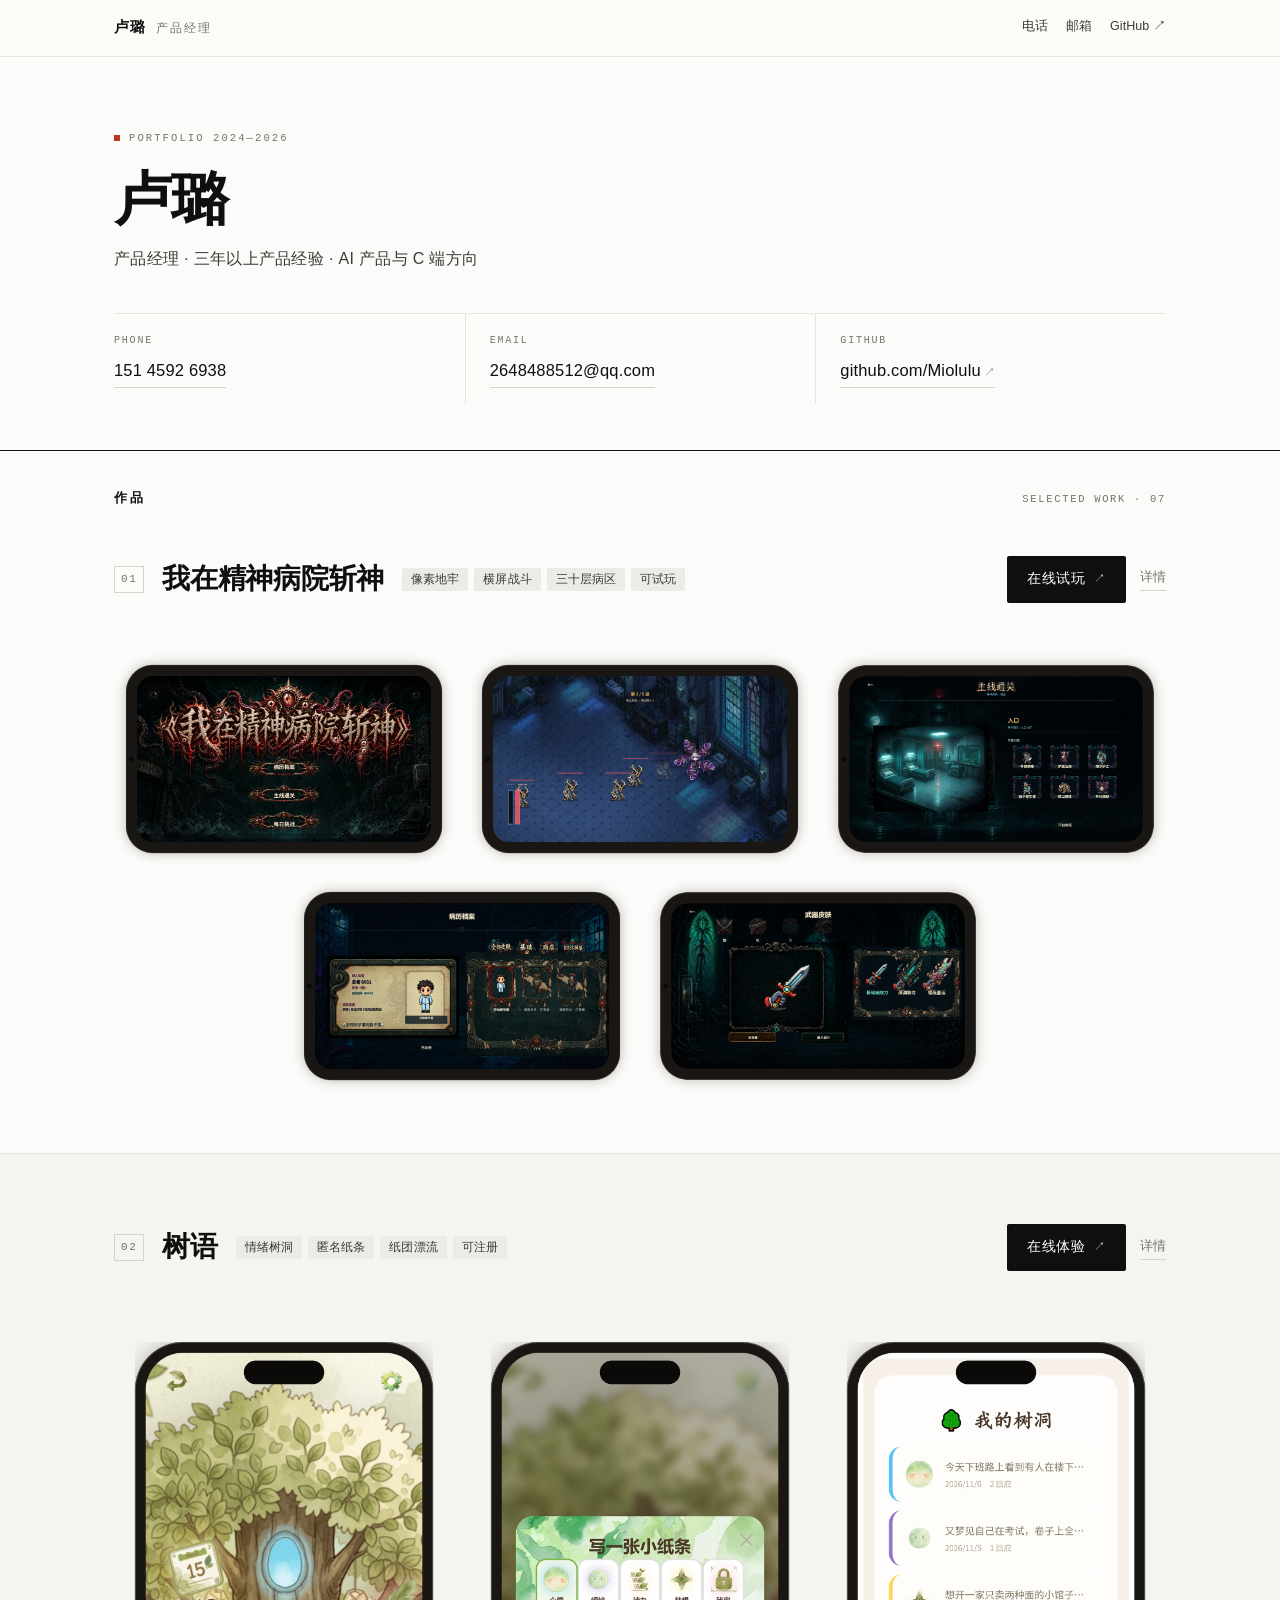
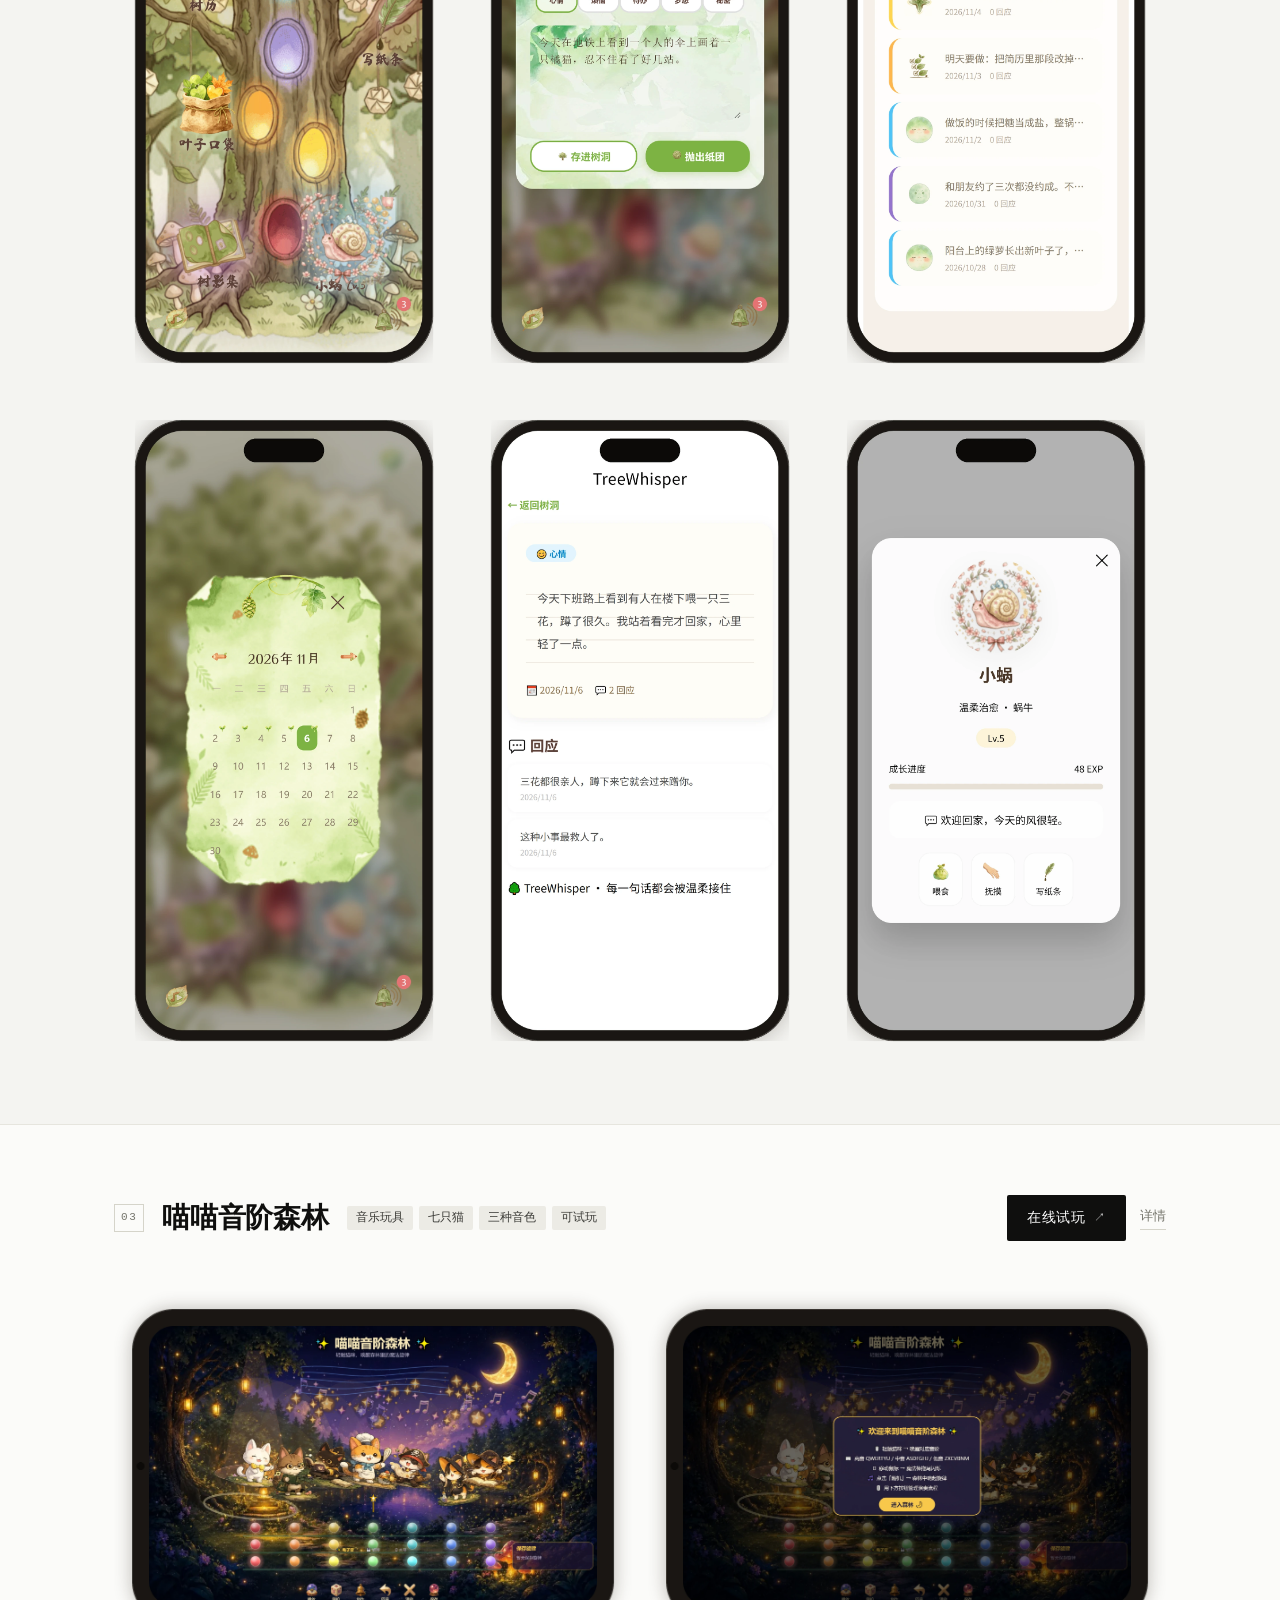
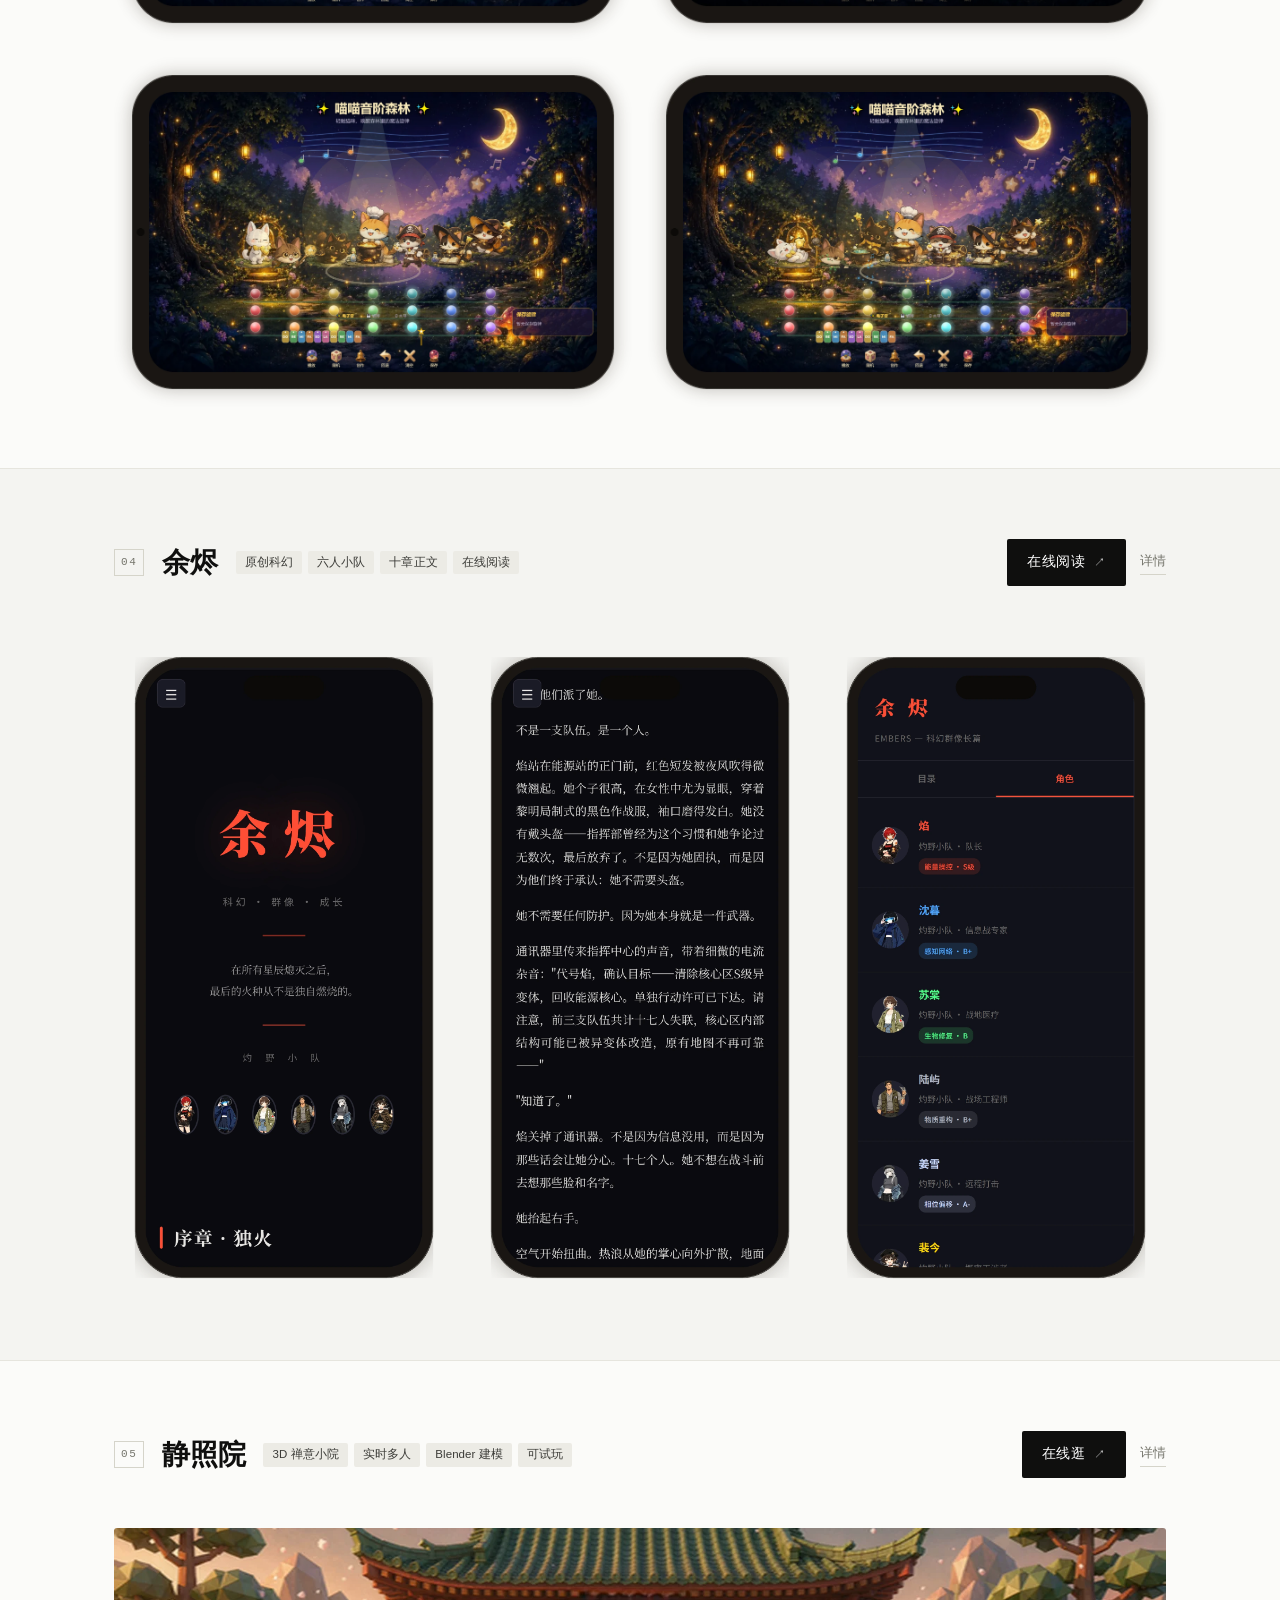
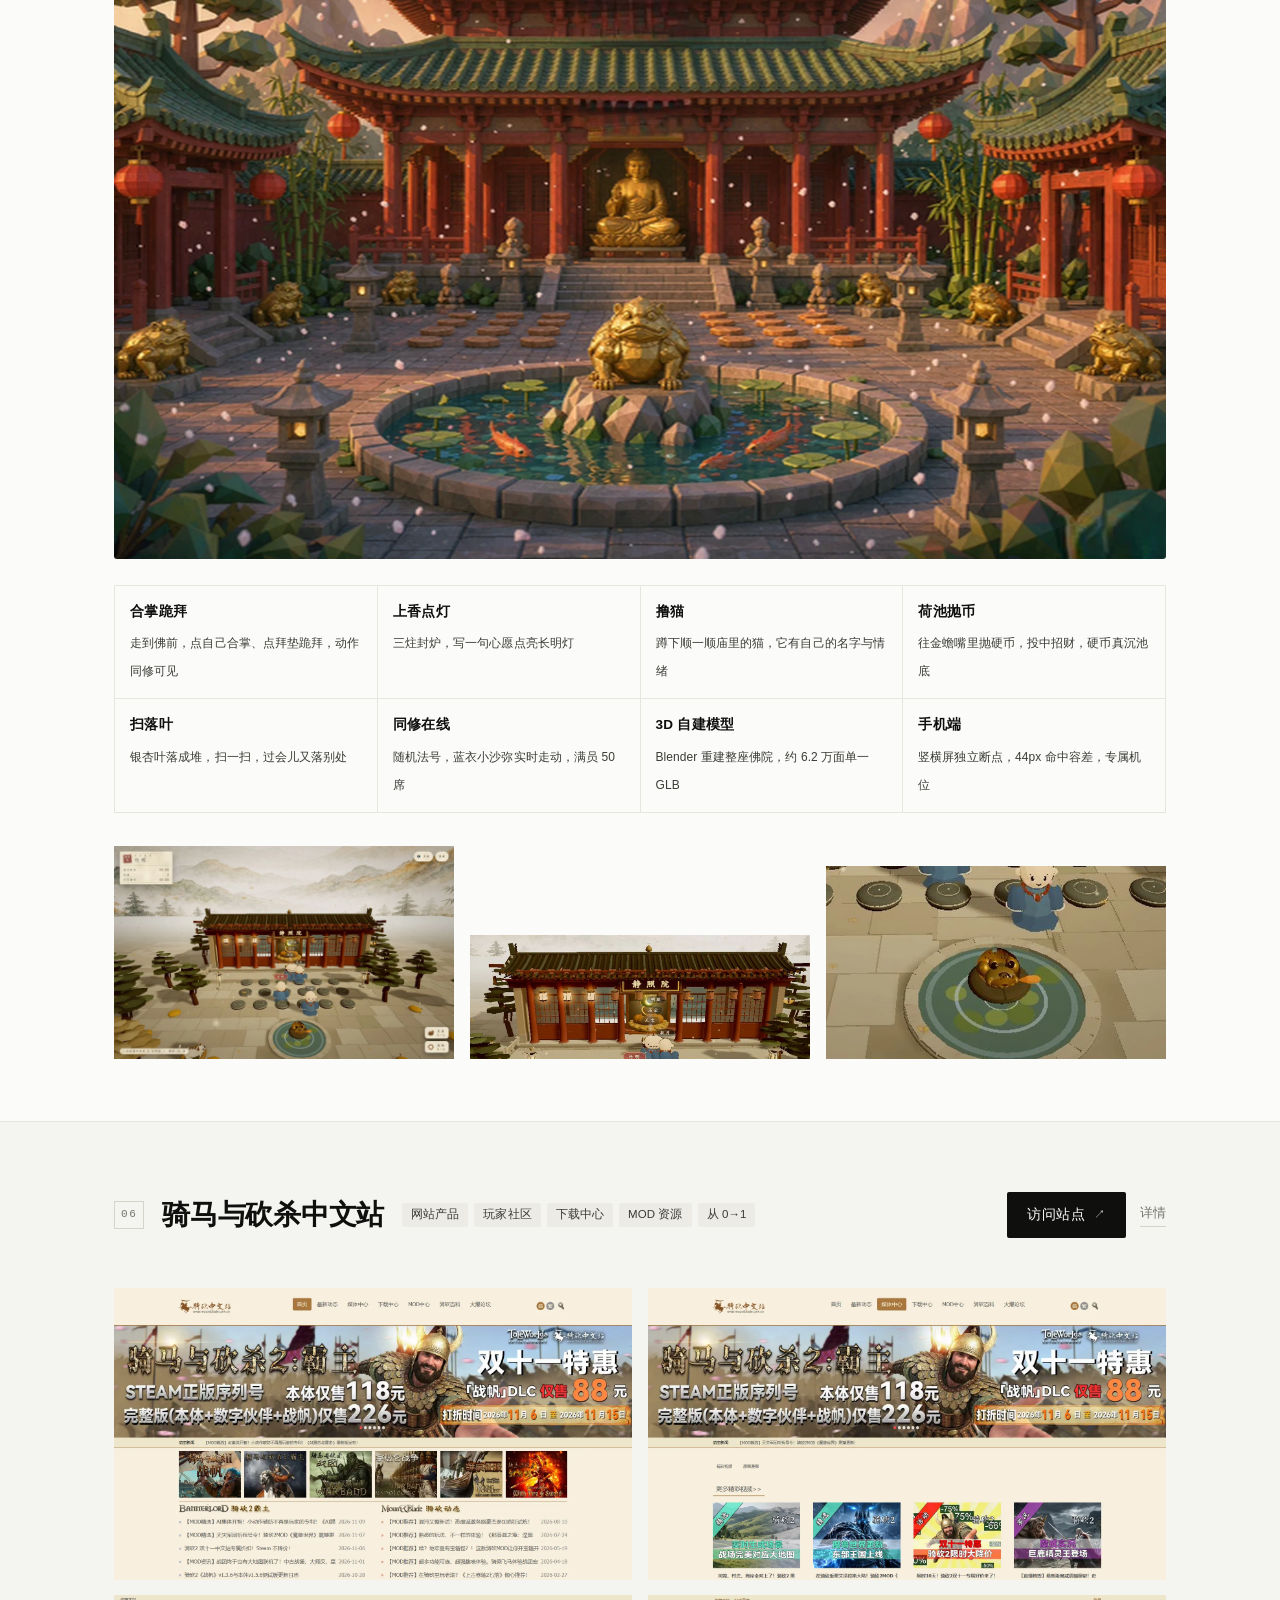
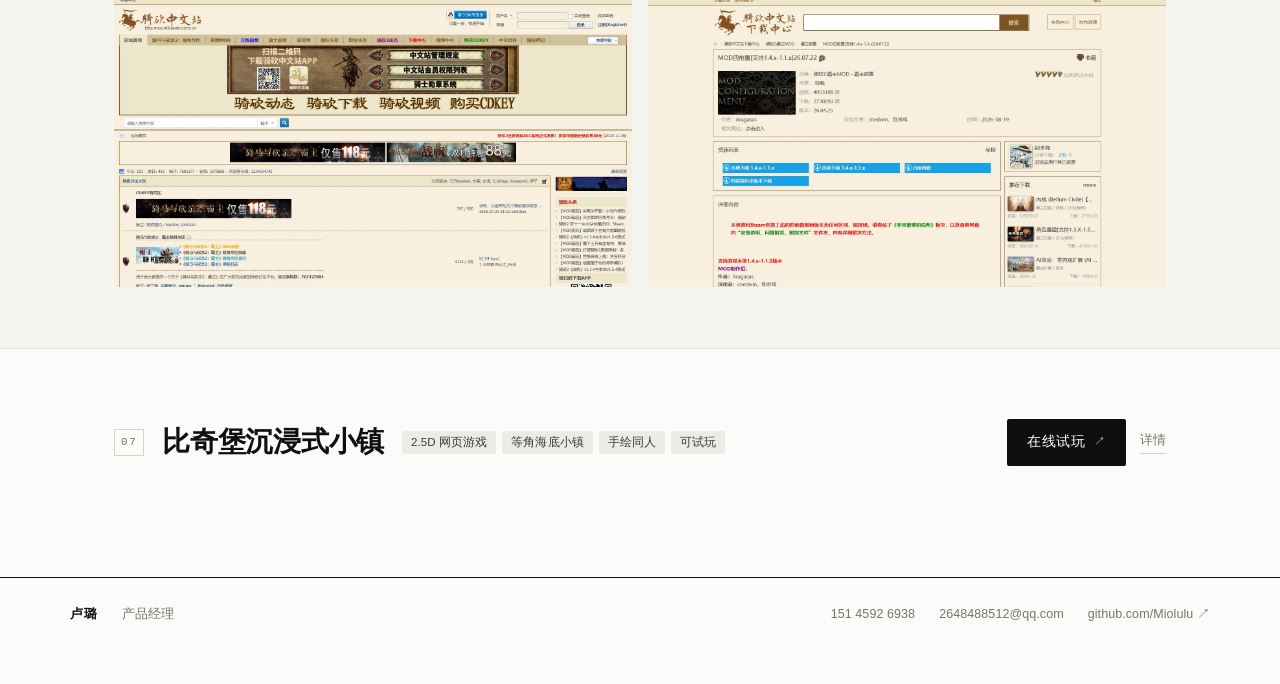
<file: docs/index.html>
<!DOCTYPE html>
<html lang="zh-CN">
<head>
<meta charset="UTF-8">
<meta name="viewport" content="width=device-width, initial-scale=1.0">
<title>卢璐 · 产品经理 · 作品集</title>
<meta name="description" content="卢璐，产品经理。七件作品：像素地牢《我在精神病院斩神》、情绪树洞《树语》、音乐玩具《喵喵音阶森林》、科幻长篇《余烬》、3D 禅意小院《静照院》、骑砍中文站，以及 2.5D 手绘同人网页游戏《比奇堡沉浸式小镇》。">
<meta name="theme-color" content="#fbfbf9">
<link rel="icon" href="data:image/svg+xml,%3Csvg xmlns='http://www.w3.org/2000/svg' viewBox='0 0 32 32'%3E%3Crect width='32' height='32' fill='%230f0f0e'/%3E%3Crect x='9' y='9' width='14' height='2' fill='%23fbfbf9'/%3E%3Crect x='9' y='15' width='14' height='2' fill='%23fbfbf9'/%3E%3Crect x='9' y='21' width='9' height='2' fill='%23fbfbf9'/%3E%3C/svg%3E">
<style>
:root{
  --bg:#fbfbf9;
  --bg-2:#f4f4f1;
  --ink:#0f0f0e;
  --ink-2:#3b3b37;
  --muted:#75756c;
  --line:#e6e5de;
  --line-2:#d5d4ca;
  --accent:#b9381f;
  --sans:-apple-system,BlinkMacSystemFont,"PingFang SC","Hiragino Sans GB","Microsoft YaHei","Segoe UI",sans-serif;
  --mono:ui-monospace,SFMono-Regular,"SF Mono",Menlo,Consolas,"Liberation Mono",monospace;
}
*{box-sizing:border-box}
html{-webkit-text-size-adjust:100%;scroll-behavior:smooth}
body{margin:0;background:var(--bg);color:var(--ink);font-family:var(--sans);
  font-size:16px;line-height:1.75;letter-spacing:.005em;-webkit-font-smoothing:antialiased}
img{display:block;max-width:100%}
a{color:inherit;text-decoration:none}
::selection{background:rgba(185,56,31,.14)}
:focus-visible{outline:2px solid var(--accent);outline-offset:4px}

.wrap{max-width:1140px;margin:0 auto;padding:0 clamp(20px,4vw,44px)}

/* 顶栏 */
.bar{position:sticky;top:0;z-index:20;background:rgba(251,251,249,.86);
  backdrop-filter:saturate(160%) blur(10px);border-bottom:1px solid var(--line)}
.bar__in{display:flex;align-items:center;justify-content:space-between;height:56px}
.bar__id{display:flex;align-items:baseline;gap:10px}
.bar__name{font-size:14.5px;font-weight:600;letter-spacing:.08em}
.bar__role{font-size:11.5px;color:var(--muted);letter-spacing:.16em}
.bar__nav{display:flex;align-items:center;gap:18px;font-size:12.5px;color:var(--ink-2)}
.bar__nav a{padding-bottom:2px;border-bottom:1px solid transparent;transition:border-color .18s,color .18s}
.bar__nav a:hover{color:var(--accent);border-color:var(--accent)}

/* 个人信息 */
.hero{padding-block:clamp(40px,5.6vw,74px) clamp(30px,3.6vw,46px)}
.hero__label{display:flex;align-items:center;gap:9px;margin:0 0 20px;
  font-family:var(--mono);font-size:10.5px;letter-spacing:.2em;color:var(--muted)}
.hero__label::before{content:"";width:6px;height:6px;background:var(--accent);display:block}
.hero h1{margin:0;font-size:clamp(38px,5.4vw,58px);line-height:1.1;font-weight:600;letter-spacing:-.02em}
.hero__role{margin:14px 0 0;font-size:clamp(14px,1.5vw,16px);color:var(--ink-2);letter-spacing:.02em}

.contact{display:grid;grid-template-columns:repeat(3,minmax(0,1fr));gap:0;
  margin:clamp(26px,3.4vw,40px) 0 0;padding:0;list-style:none;border-top:1px solid var(--line)}
.contact li{padding:18px 24px 16px 0;min-width:0}
.contact li + li{border-left:1px solid var(--line);padding-left:24px}
.contact .k{display:block;font-family:var(--mono);font-size:10px;
  letter-spacing:.18em;color:var(--muted);margin-bottom:7px}
.contact .v{display:inline-block;max-width:100%;font-size:clamp(14.5px,1.55vw,16.5px);
  font-weight:500;letter-spacing:.01em;border-bottom:1px solid var(--line-2);
  padding-bottom:2px;overflow-wrap:anywhere;transition:color .18s,border-color .18s}
.contact a.v:hover{color:var(--accent);border-color:var(--accent)}
.contact .v .arrow{font-size:11px;opacity:.55;margin-left:3px}

/* 作品区标题 */
.secband{border-top:1px solid var(--ink)}
.sec{display:flex;align-items:baseline;justify-content:space-between;gap:16px;
  padding-block:clamp(24px,3vw,36px) 0}
.sec h2{margin:0;font-size:13px;font-weight:600;letter-spacing:.2em}
.sec span{font-family:var(--mono);font-size:10.5px;letter-spacing:.16em;color:var(--muted)}

/* 作品版块 */
.work{padding:clamp(34px,4.4vw,54px) 0 clamp(38px,4.8vw,62px);border-top:1px solid var(--line)}
.work:first-of-type{border-top:0;padding-top:clamp(22px,2.6vw,30px)}
.work:nth-of-type(even){background:var(--bg-2)}
.work__head{display:flex;flex-wrap:wrap;align-items:center;gap:12px 18px;margin-bottom:clamp(22px,2.8vw,34px)}
.work__no{font-family:var(--mono);font-size:11px;color:var(--muted);letter-spacing:.14em;
  padding:3px 6px;border:1px solid var(--line-2)}
.work h3{margin:0;font-size:clamp(21px,2.5vw,28px);font-weight:600;letter-spacing:-.01em;line-height:1.3}

.tags{display:flex;flex-wrap:wrap;gap:6px;margin:0;padding:0;list-style:none;flex:1 1 auto}
.tags li{font-size:11.5px;line-height:1;color:var(--ink-2);background:#ecebe5;
  border-radius:2px;padding:6px 9px;white-space:nowrap}

/* 体验入口 */
.work__act{display:flex;align-items:center;gap:14px;margin-left:auto}
.cta{display:inline-flex;align-items:center;gap:9px;background:var(--ink);color:#fff;
  padding:11px 20px 12px;border-radius:2px;font-size:13.5px;font-weight:500;letter-spacing:.04em;
  transition:background .18s,box-shadow .18s}
.cta .arrow{font-size:11px;opacity:.85;transition:transform .18s}
.cta:hover{background:#2c2c27;box-shadow:0 4px 14px rgba(15,15,14,.18)}
.cta:hover .arrow{transform:translate(2px,-2px)}
.more{font-size:12.5px;color:var(--muted);border-bottom:1px solid var(--line-2);
  padding-bottom:1px;transition:color .18s,border-color .18s}
.more:hover{color:var(--accent);border-color:var(--accent)}

/* 手机排 */
.phones{--gap:clamp(8px,1.2vw,18px);--cols:4;
  display:flex;flex-wrap:wrap;justify-content:center;align-items:flex-end;gap:var(--gap)}
.phones--c2{--cols:2}
.phones--c3{--cols:3}
.ph{width:calc((100% - (var(--cols) - 1) * var(--gap)) / var(--cols));margin:0}
.ph img{width:100%;height:auto}

/* 页脚 */
.footband{border-top:1px solid var(--ink)}
.foot{padding:26px 0 56px;
  display:flex;flex-wrap:wrap;gap:8px 24px;align-items:baseline;
  font-size:12.5px;color:var(--muted)}
.foot b{font-weight:600;color:var(--ink);letter-spacing:.06em}
.foot a{border-bottom:1px solid transparent;padding-bottom:1px}
.foot a:hover{color:var(--accent);border-color:var(--accent)}
.foot .sp{flex:1;min-width:20px}

@media (max-width:820px){
  .contact{grid-template-columns:1fr}
  .contact li{padding:14px 0}
  .contact li + li{border-left:0;border-top:1px solid var(--line);padding-left:0}
  .phones{--cols:2}
  .tags{flex-basis:100%;order:3}
  .work__act{order:4;margin-left:0;flex-basis:100%}
}
@media (max-width:560px){
  .phones{--cols:2;--gap:9px}
  .cta{flex:1;justify-content:center;padding:12px 18px}
  .bar__role{display:none}
}
@media (max-width:820px){
  .phones--stack{--cols:3}
}
@media (max-width:600px){
  .phones--stack{--cols:1}
}
@media (prefers-reduced-motion:reduce){html{scroll-behavior:auto}}

/* 静照院增强：主视觉 + 功能网格 */
.ph--hero{width:100%;margin:0 0 clamp(16px,2vw,26px)}
.ph--hero img{border-radius:3px}
.zen-feat{list-style:none;margin:0 0 clamp(22px,2.6vw,34px);padding:0;
  display:grid;grid-template-columns:repeat(4,1fr);gap:1px;
  background:var(--line);border:1px solid var(--line)}
.zen-feat li{background:var(--bg);padding:14px 15px;min-width:0}
.zen-feat b{display:block;font-size:13.5px;font-weight:600;letter-spacing:.02em;margin-bottom:5px}
.zen-feat span{font-size:12px;color:var(--ink-2);line-height:1.6}
@media (max-width:820px){.zen-feat{grid-template-columns:repeat(2,1fr)}}
</style>
</head>
<body>

<header class="bar">
  <div class="wrap bar__in">
    <div class="bar__id">
      <span class="bar__name">卢璐</span>
      <span class="bar__role">产品经理</span>
    </div>
    <nav class="bar__nav" aria-label="联系方式">
      <a href="tel:+8615145926938">电话</a>
      <a href="mailto:2648488512@qq.com">邮箱</a>
      <a href="https://github.com/Miolulu" target="_blank" rel="noopener">GitHub ↗</a>
    </nav>
  </div>
</header>

<main>

  <section class="wrap hero" id="contact">
    <p class="hero__label">PORTFOLIO 2024—2026</p>
    <h1>卢璐</h1>
    <p class="hero__role">产品经理 · 三年以上产品经验 · AI 产品与 C 端方向</p>

    <ul class="contact">
      <li>
        <span class="k">PHONE</span>
        <a class="v" href="tel:+8615145926938">151 4592 6938</a>
      </li>
      <li>
        <span class="k">EMAIL</span>
        <a class="v" href="mailto:2648488512@qq.com">2648488512@qq.com</a>
      </li>
      <li>
        <span class="k">GITHUB</span>
        <a class="v" href="https://github.com/Miolulu" target="_blank" rel="noopener">github.com/Miolulu<span class="arrow">↗</span></a>
      </li>
    </ul>
  </section>

  <div class="secband">
    <div class="wrap sec">
      <h2>作品</h2>
      <span>SELECTED WORK · 07</span>
    </div>
  </div>

  <!-- 01 -->
  <article class="work" id="zhanshen">
    <div class="wrap">
      <div class="work__head">
        <span class="work__no">01</span>
        <h3>我在精神病院斩神</h3>
        <ul class="tags">
          <li>像素地牢</li><li>横屏战斗</li><li>三十层病区</li><li>可试玩</li>
        </ul>
        <p class="work__act">
          <a class="cta" href="https://miolulu.github.io/hospital-slayer-game/play/" target="_blank" rel="noopener">在线试玩<span class="arrow">↗</span></a>
          <a class="more" href="zhanshen/">详情</a>
        </p>
      </div>

      <div class="phones phones--c3 phones--stack">
        <figure class="ph"><img src="assets/hd/zhanshen-title.webp" alt="标题画面：血色书名压在病院走廊上，下面是病历档案、主线通关、每日挑战三个入口" width="2312" height="1437"></figure>
        <figure class="ph"><img src="assets/hd/zhanshen-fight.webp" alt="战斗画面：病人在走廊里被鹿角病人围住，顶部写着第 1/6 波" width="2312" height="1437" loading="lazy"></figure>
        <figure class="ph"><img src="assets/hd/zhanshen-floor.webp" alt="楼层页：左边是病房实景，右边列出这一层会遇到的六种敌人" width="2226" height="1386" loading="lazy"></figure>
        <figure class="ph"><img src="assets/hd/zhanshen-archive.webp" alt="病历档案：病人姓名、编号、症状记录与楼层进度" width="2312" height="1437" loading="lazy"></figure>
        <figure class="ph"><img src="assets/hd/zhanshen-weapon.webp" alt="武器页：剑、枪、鞭、炮四类武器，各自写着攻击范围和出手节奏" width="2226" height="1386" loading="lazy"></figure>
      </div>
    </div>
  </article>

  <!-- 02 -->
  <article class="work" id="tree">
    <div class="wrap">
      <div class="work__head">
        <span class="work__no">02</span>
        <h3>树语</h3>
        <ul class="tags">
          <li>情绪树洞</li><li>匿名纸条</li><li>纸团漂流</li><li>可注册</li>
        </ul>
        <p class="work__act">
          <a class="cta" href="https://treewhisper-demo.app.workbuddy.host/?sharecode=D5ALB7TBDL" target="_blank" rel="noopener">在线体验<span class="arrow">↗</span></a>
          <a class="more" href="tree/">详情</a>
        </p>
      </div>

      <div class="phones phones--c3">
        <figure class="ph"><img src="assets/hd/tree-home.webp" alt="树语首页：一棵发光的树，树上五个树洞对应五种情绪，树根旁边住着一只小蜗" width="1181" height="2300"></figure>
        <figure class="ph"><img src="assets/hd/tree-write.webp" alt="写纸条：心情、烦恼、待办、梦想、秘密五个洞，写完可以存进树洞或者抛出纸团" width="1181" height="2300" loading="lazy"></figure>
        <figure class="ph"><img src="assets/hd/tree-notes.webp" alt="我的树洞：按时间列出写过的小纸条，每条带情绪颜色和回复数" width="1181" height="2300" loading="lazy"></figure>
        <figure class="ph"><img src="assets/hd/tree-calendar.webp" alt="树历：一个月一张纸，写过纸条的日子盖一片叶子" width="1181" height="2300" loading="lazy"></figure>
        <figure class="ph"><img src="assets/hd/tree-note.webp" alt="纸条详情：正文写在横线纸上，下面是陌生人的两条回复" width="1181" height="2300" loading="lazy"></figure>
        <figure class="ph"><img src="assets/hd/tree-spirit.webp" alt="小蜗的档案：等级、成长进度、每天的欢迎语，以及喂食、抚摸、写纸条三个动作" width="1181" height="2300" loading="lazy"></figure>
      </div>
    </div>
  </article>

  <!-- 03 -->
  <article class="work" id="meow">
    <div class="wrap">
      <div class="work__head">
        <span class="work__no">03</span>
        <h3>喵喵音阶森林</h3>
        <ul class="tags">
          <li>音乐玩具</li><li>七只猫</li><li>三种音色</li><li>可试玩</li>
        </ul>
        <p class="work__act">
          <a class="cta" href="https://miolulu.github.io/meow-chime/" target="_blank" rel="noopener">在线试玩<span class="arrow">↗</span></a>
          <a class="more" href="meow/">详情</a>
        </p>
      </div>

      <div class="phones phones--c2">
        <figure class="ph"><img src="assets/hd/meow-forest.webp" alt="森林主界面：七只猫站在睡莲叶上，下面是一排会发光的键位" width="2312" height="1562"></figure>
        <figure class="ph"><img src="assets/hd/meow-welcome.webp" alt="开场说明卡：轻触猫咪发声、键盘分区、随机一段、底部按钮管理演奏流程" width="2312" height="1562" loading="lazy"></figure>
        <figure class="ph"><img src="assets/hd/meow-create.webp" alt="演奏界面：底部音符键、回退清空存三个按钮，右侧面板收着存过的旋律" width="2312" height="1562" loading="lazy"></figure>
        <figure class="ph"><img src="assets/hd/meow-play.webp" alt="弹奏中：猫跟着音阶亮起来，音符从猫身上飘出去" width="2312" height="1562" loading="lazy"></figure>
      </div>
    </div>
  </article>

  <!-- 04 -->
  <article class="work" id="ember">
    <div class="wrap">
      <div class="work__head">
        <span class="work__no">04</span>
        <h3>余烬</h3>
        <ul class="tags">
          <li>原创科幻</li><li>六人小队</li><li>十章正文</li><li>在线阅读</li>
        </ul>
        <p class="work__act">
          <a class="cta" href="https://miolulu.github.io/ember-novel/" target="_blank" rel="noopener">在线阅读<span class="arrow">↗</span></a>
          <a class="more" href="ember/">详情</a>
        </p>
      </div>

      <div class="phones phones--c3 phones--stack">
        <figure class="ph"><img src="assets/hd/ember-cover.webp" alt="余烬封面：红色书名、主题词、题记与六个角色头像" width="1181" height="2300"></figure>
        <figure class="ph"><img src="assets/hd/ember-read.webp" alt="正文：序章开头，顶部一条细进度线" width="1181" height="2300" loading="lazy"></figure>
        <figure class="ph"><img src="assets/hd/ember-roles.webp" alt="角色页：灼野小队六名成员，各自的队内位置与异能等级" width="1181" height="2300" loading="lazy"></figure>
      </div>
    </div>
  </article>

  <!-- 05 -->
  <article class="work" id="zen">
    <div class="wrap">
      <div class="work__head">
        <span class="work__no">05</span>
        <h3>静照院</h3>
        <ul class="tags">
          <li>3D 禅意小院</li><li>实时多人</li><li>Blender 建模</li><li>可试玩</li>
        </ul>
        <p class="work__act">
          <a class="cta" href="https://zen-court.app.workbuddy.host/?sharecode=W4KP6M27DR" target="_blank" rel="noopener">在线逛<span class="arrow">↗</span></a>
          <a class="more" href="zen/">详情</a>
        </p>
      </div>

      <figure class="ph ph--hero">
        <img src="assets/hd/zen-hero.webp" alt="静照院主视觉：黄昏暖光下的低多边形禅院，大殿金佛、居中荷池金蟾、檐下红灯笼、同修与落雪飘瓣" width="1500" height="900" loading="lazy">
      </figure>

      <ul class="zen-feat">
        <li><b>合掌跪拜</b><span>走到佛前，点自己合掌、点拜垫跪拜，动作同修可见</span></li>
        <li><b>上香点灯</b><span>三炷封炉，写一句心愿点亮长明灯</span></li>
        <li><b>撸猫</b><span>蹲下顺一顺庙里的猫，它有自己的名字与情绪</span></li>
        <li><b>荷池抛币</b><span>往金蟾嘴里抛硬币，投中招财，硬币真沉池底</span></li>
        <li><b>扫落叶</b><span>银杏叶落成堆，扫一扫，过会儿又落别处</span></li>
        <li><b>同修在线</b><span>随机法号，蓝衣小沙弥实时走动，满员 50 席</span></li>
        <li><b>3D 自建模型</b><span>Blender 重建整座佛院，约 6.2 万面单一 GLB</span></li>
        <li><b>手机端</b><span>竖横屏独立断点，44px 命中容差，专属机位</span></li>
      </ul>

      <div class="phones phones--c3 phones--stack">
        <figure class="ph"><img src="assets/hd/zen-yard.webp" alt="庭院全景：敞口木构大殿、殿内金佛、成排拜垫、居中荷池金蟾，四周松林环抱" width="1600" height="900" loading="lazy"></figure>
        <figure class="ph"><img src="assets/hd/zen-hall.webp" alt="殿前视角：匾额「静照院」，檐下红灯笼一排，殿内金佛结跏趺坐" width="1600" height="900" loading="lazy"></figure>
        <figure class="ph"><img src="assets/hd/zen-pond.webp" alt="荷池特写：金蟾蹲在池心石上口衔铜钱，小沙弥站在东岸" width="1600" height="900" loading="lazy"></figure>
      </div>
    </div>
  </article>

  <!-- 06 -->
  <article class="work" id="mountblade">
    <div class="wrap">
      <div class="work__head">
        <span class="work__no">06</span>
        <h3>骑马与砍杀中文站</h3>
        <ul class="tags">
          <li>网站产品</li><li>玩家社区</li><li>下载中心</li><li>MOD 资源</li><li>从 0→1</li>
        </ul>
        <p class="work__act">
          <a class="cta" href="https://www.mountblade.com.cn/" target="_blank" rel="noopener">访问站点<span class="arrow">↗</span></a>
          <a class="more" href="mountblade/">详情</a>
        </p>
      </div>

      <div class="phones phones--c2">
        <figure class="ph"><img src="assets/hd/mountblade-home.webp" alt="骑砍中文站首页：霸主双十一促销横幅、最新动态、六大游戏系列入口" width="1600" height="900"></figure>
        <figure class="ph"><img src="assets/hd/mountblade-media.webp" alt="媒体中心：精彩视频、原画漫画、各代作品宣传视频截图网格" width="1600" height="900" loading="lazy"></figure>
        <figure class="ph"><img src="assets/hd/mountblade-forum.webp" alt="火爆论坛：板块分区、第纳尔积分、海量主题与回复" width="1600" height="900" loading="lazy"></figure>
        <figure class="ph"><img src="assets/hd/mountblade-download.webp" alt="下载中心：MOD 资源管理、版本说明与安装教程" width="1600" height="900" loading="lazy"></figure>
      </div>
    </div>
  </article>

  <!-- 07 -->
  <article class="work" id="bikini">
    <div class="wrap">
      <div class="work__head">
        <span class="work__no">07</span>
        <h3>比奇堡沉浸式小镇</h3>
        <ul class="tags">
          <li>2.5D 网页游戏</li><li>等角海底小镇</li><li>手绘同人</li><li>可试玩</li>
        </ul>
        <p class="work__act">
          <a class="cta" href="https://bikini-bottom-world.app.workbuddy.host/?sharecode=BSQ4BPHGH3" target="_blank" rel="noopener">在线试玩<span class="arrow">↗</span></a>
          <a class="more" href="bikini/">详情</a>
        </p>
      </div>
    </div>
  </article>

</main>

<footer class="footband">
  <div class="wrap foot">
    <b>卢璐</b>
    <span>产品经理</span>
    <span class="sp"></span>
    <a href="tel:+8615145926938">151 4592 6938</a>
    <a href="mailto:2648488512@qq.com">2648488512@qq.com</a>
    <a href="https://github.com/Miolulu" target="_blank" rel="noopener">github.com/Miolulu ↗</a>
  </div>
</footer>

</body>
</html>
</file>
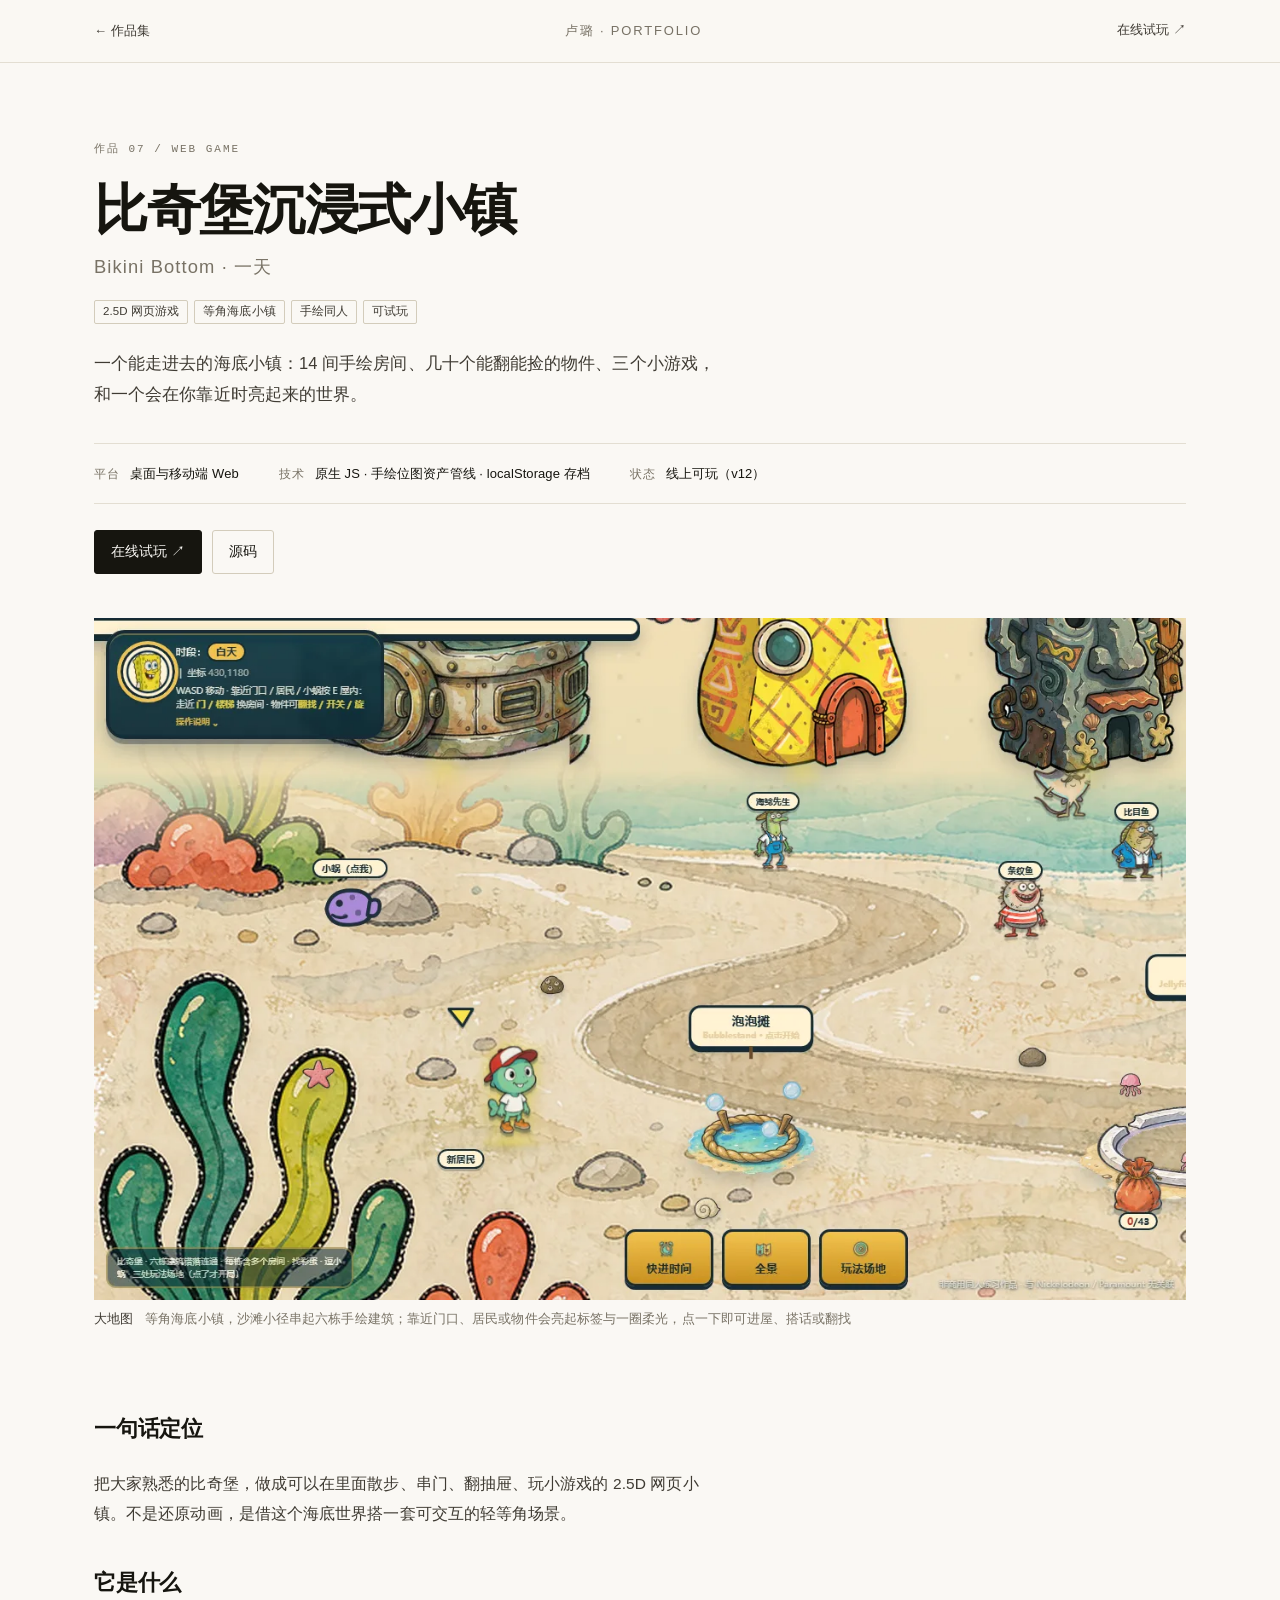
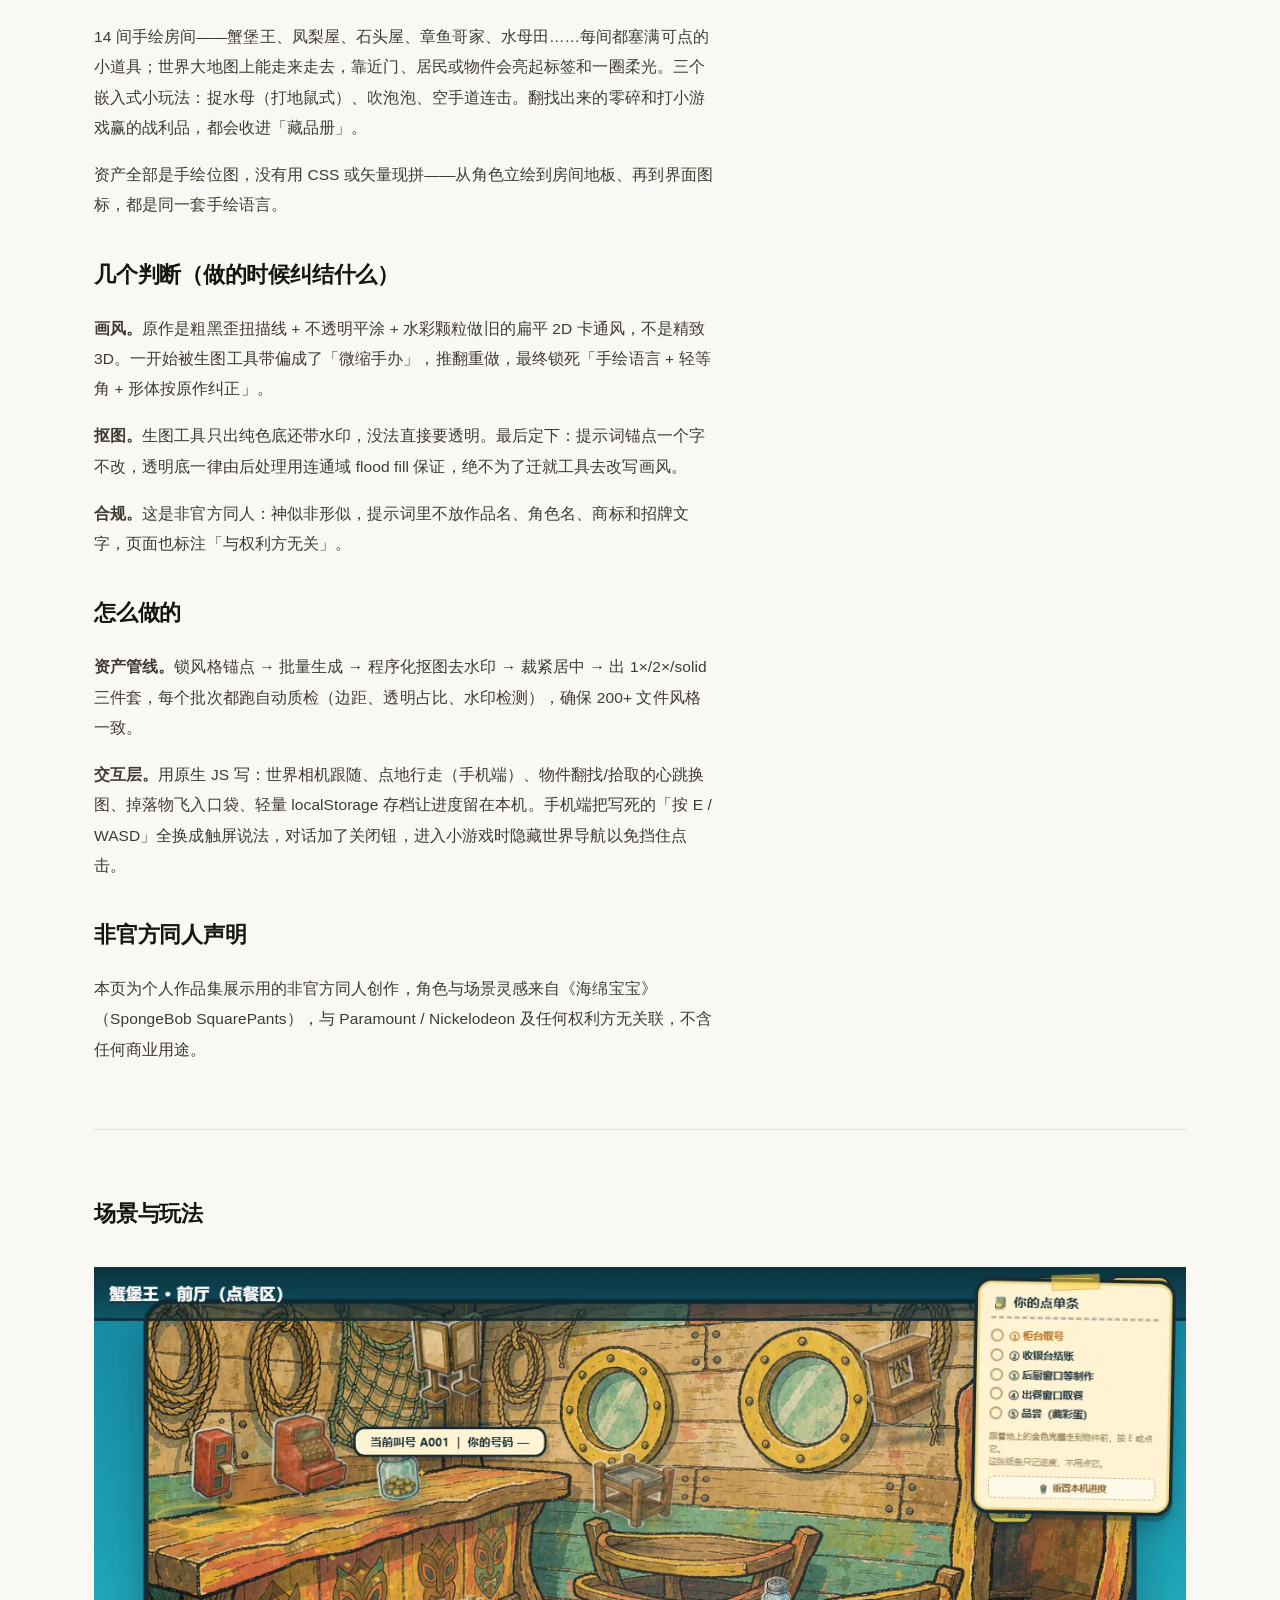
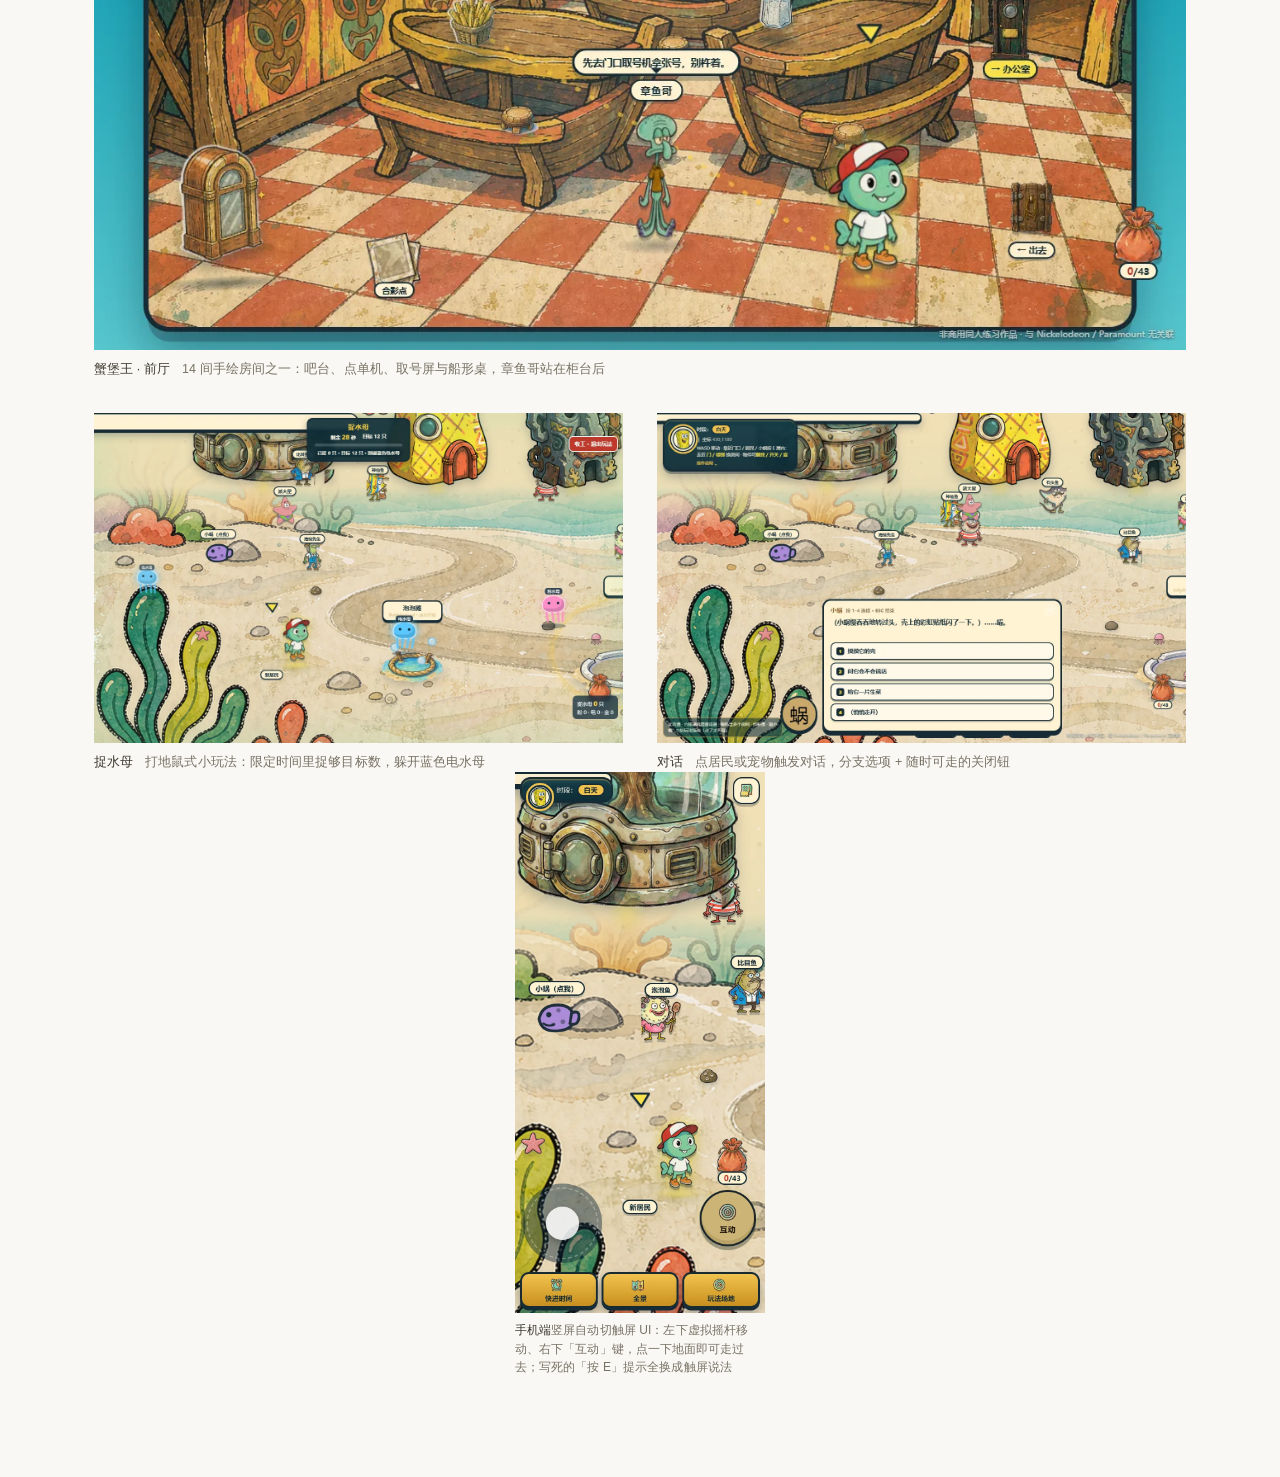
<file: docs/bikini/index.html>
<!DOCTYPE html>
<html lang="zh-CN">
<head>
<meta charset="UTF-8">
<meta name="viewport" content="width=device-width, initial-scale=1.0">
<title>比奇堡沉浸式小镇 · 卢璐作品集</title>
<meta name="description" content="2.5D 手绘同人网页游戏：在比奇堡散步、串门、翻找、玩小游戏。原生 JS + 手绘位图资产管线，双 AI 协作产出。">
<link rel="stylesheet" href="../assets/doc.css">
<link rel="icon" href="data:image/svg+xml,%3Csvg xmlns='http://www.w3.org/2000/svg' viewBox='0 0 32 32'%3E%3Crect width='32' height='32' fill='%2316150f'/%3E%3Crect x='9' y='9' width='14' height='2' fill='%23faf8f4'/%3E%3Crect x='9' y='15' width='14' height='2' fill='%23faf8f4'/%3E%3Crect x='9' y='21' width='9' height='2' fill='%23faf8f4'/%3E%3C/svg%3E">
</head>
<body>

<header class="bar">
  <div class="wrap bar__in">
    <a class="bar__back" href="../">← 作品集</a>
    <span class="bar__name">卢璐 · PORTFOLIO</span>
    <nav class="bar__nav">
      <a href="https://bikini-bottom-world.app.workbuddy.host/?sharecode=BSQ4BPHGH3" target="_blank" rel="noopener">在线试玩 ↗</a>
    </nav>
  </div>
</header>

<main class="wrap">

  <section class="hero">
    <p class="hero__no">作品 07 / WEB GAME</p>
    <h1>比奇堡沉浸式小镇<small>Bikini Bottom · 一天</small></h1>
    <ul class="tags">
      <li>2.5D 网页游戏</li><li>等角海底小镇</li><li>手绘同人</li><li>可试玩</li>
    </ul>
    <p class="hero__sub">一个能走进去的海底小镇：14 间手绘房间、几十个能翻能捡的物件、三个小游戏，和一个会在你靠近时亮起来的世界。</p>

    <dl class="spec">
      <div><dt>平台</dt><dd>桌面与移动端 Web</dd></div>
      <div><dt>技术</dt><dd>原生 JS · 手绘位图资产管线 · localStorage 存档</dd></div>
      <div><dt>状态</dt><dd>线上可玩（v12）</dd></div>
    </dl>

    <div class="cta">
      <a class="btn" href="https://bikini-bottom-world.app.workbuddy.host/?sharecode=BSQ4BPHGH3" target="_blank" rel="noopener">在线试玩 ↗</a>
      <a class="btn btn--ghost" href="https://github.com/Miolulu/crossing-bikini-bottom" target="_blank" rel="noopener">源码</a>
    </div>
  </section>

  <figure class="shot">
    <img src="../assets/hd/bikini-world.webp" alt="big map" width="1280" height="800">
    <figcaption><b>大地图</b><span>等角海底小镇，沙滩小径串起六栋手绘建筑；靠近门口、居民或物件会亮起标签与一圈柔光，点一下即可进屋、搭话或翻找</span></figcaption>
  </figure>

  <section class="sec body">
    <h2>一句话定位</h2>
    <p>把大家熟悉的比奇堡，做成可以在里面散步、串门、翻抽屉、玩小游戏的 2.5D 网页小镇。不是还原动画，是借这个海底世界搭一套可交互的轻等角场景。</p>

    <h2 style="margin-top:34px">它是什么</h2>
    <p>14 间手绘房间——蟹堡王、凤梨屋、石头屋、章鱼哥家、水母田……每间都塞满可点的小道具；世界大地图上能走来走去，靠近门、居民或物件会亮起标签和一圈柔光。三个嵌入式小玩法：捉水母（打地鼠式）、吹泡泡、空手道连击。翻找出来的零碎和打小游戏赢的战利品，都会收进「藏品册」。</p>
    <p>资产全部是手绘位图，没有用 CSS 或矢量现拼——从角色立绘到房间地板、再到界面图标，都是同一套手绘语言。</p>

    <h2 style="margin-top:34px">几个判断（做的时候纠结什么）</h2>
    <p><b>画风。</b>原作是粗黑歪扭描线 + 不透明平涂 + 水彩颗粒做旧的扁平 2D 卡通风，不是精致 3D。一开始被生图工具带偏成了「微缩手办」，推翻重做，最终锁死「手绘语言 + 轻等角 + 形体按原作纠正」。</p>
    <p><b>抠图。</b>生图工具只出纯色底还带水印，没法直接要透明。最后定下：提示词锚点一个字不改，透明底一律由后处理用连通域 flood fill 保证，绝不为了迁就工具去改写画风。</p>
    <p><b>合规。</b>这是非官方同人：神似非形似，提示词里不放作品名、角色名、商标和招牌文字，页面也标注「与权利方无关」。</p>

    <h2 style="margin-top:34px">怎么做的</h2>
    <p><b>资产管线。</b>锁风格锚点 → 批量生成 → 程序化抠图去水印 → 裁紧居中 → 出 1×/2×/solid 三件套，每个批次都跑自动质检（边距、透明占比、水印检测），确保 200+ 文件风格一致。</p>
    <p><b>交互层。</b>用原生 JS 写：世界相机跟随、点地行走（手机端）、物件翻找/拾取的心跳换图、掉落物飞入口袋、轻量 localStorage 存档让进度留在本机。手机端把写死的「按 E / WASD」全换成触屏说法，对话加了关闭钮，进入小游戏时隐藏世界导航以免挡住点击。</p>

    <h2 style="margin-top:34px">非官方同人声明</h2>
    <p>本页为个人作品集展示用的非官方同人创作，角色与场景灵感来自《海绵宝宝》（SpongeBob SquarePants），与 Paramount / Nickelodeon 及任何权利方无关联，不含任何商业用途。</p>
  </section>

  <section class="sec sec--line">
    <h2>场景与玩法</h2>
    <div class="gal">
      <div class="gal gal--one" style="margin-top:0">
        <figure>
          <img src="../assets/hd/bikini-interior.webp" alt="hall" width="1280" height="800" loading="lazy">
          <figcaption><b>蟹堡王 · 前厅</b><span>14 间手绘房间之一：吧台、点单机、取号屏与船形桌，章鱼哥站在柜台后</span></figcaption>
        </figure>
      </div>
      <div class="gal gal--two" style="margin-top:0">
        <figure>
          <img src="../assets/hd/bikini-minigame.webp" alt="jelly" width="1280" height="800" loading="lazy">
          <figcaption><b>捉水母</b><span>打地鼠式小玩法：限定时间里捉够目标数，躲开蓝色电水母</span></figcaption>
        </figure>
        <figure>
          <img src="../assets/hd/bikini-dialogue.webp" alt="dialogue" width="1280" height="800" loading="lazy">
          <figcaption><b>对话</b><span>点居民或宠物触发对话，分支选项 + 随时可走的关闭钮</span></figcaption>
        </figure>
      </div>
    </div>
    <div class="phones" style="justify-content:center">
      <figure class="narrow">
        <img src="../assets/hd/bikini-mobile.webp" alt="mobile" width="390" height="844" loading="lazy">
        <figcaption><b>手机端</b><span>竖屏自动切触屏 UI：左下虚拟摇杆移动、右下「互动」键，点一下地面即可走过去；写死的「按 E」提示全换成触屏说法</span></figcaption>
      </figure>
    </div>
  </section>
</main>

</body>
</html>
</file>
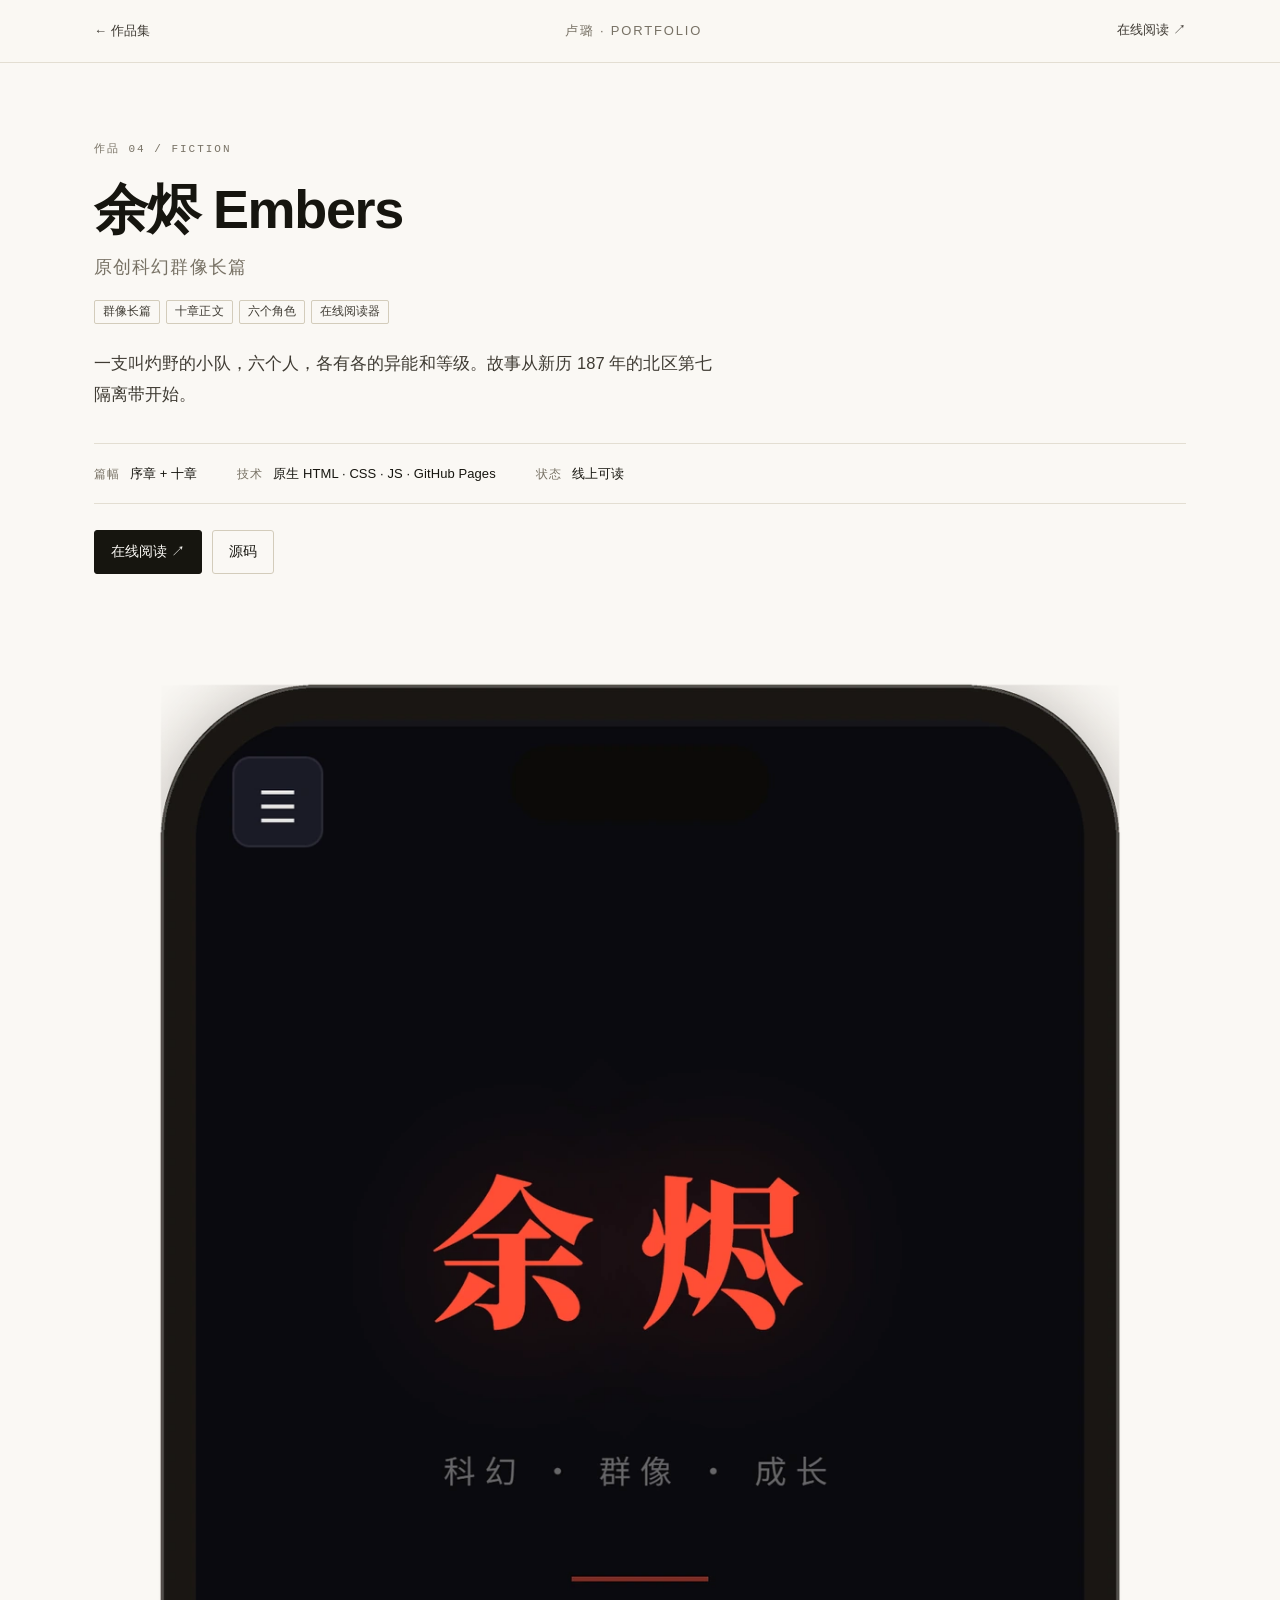
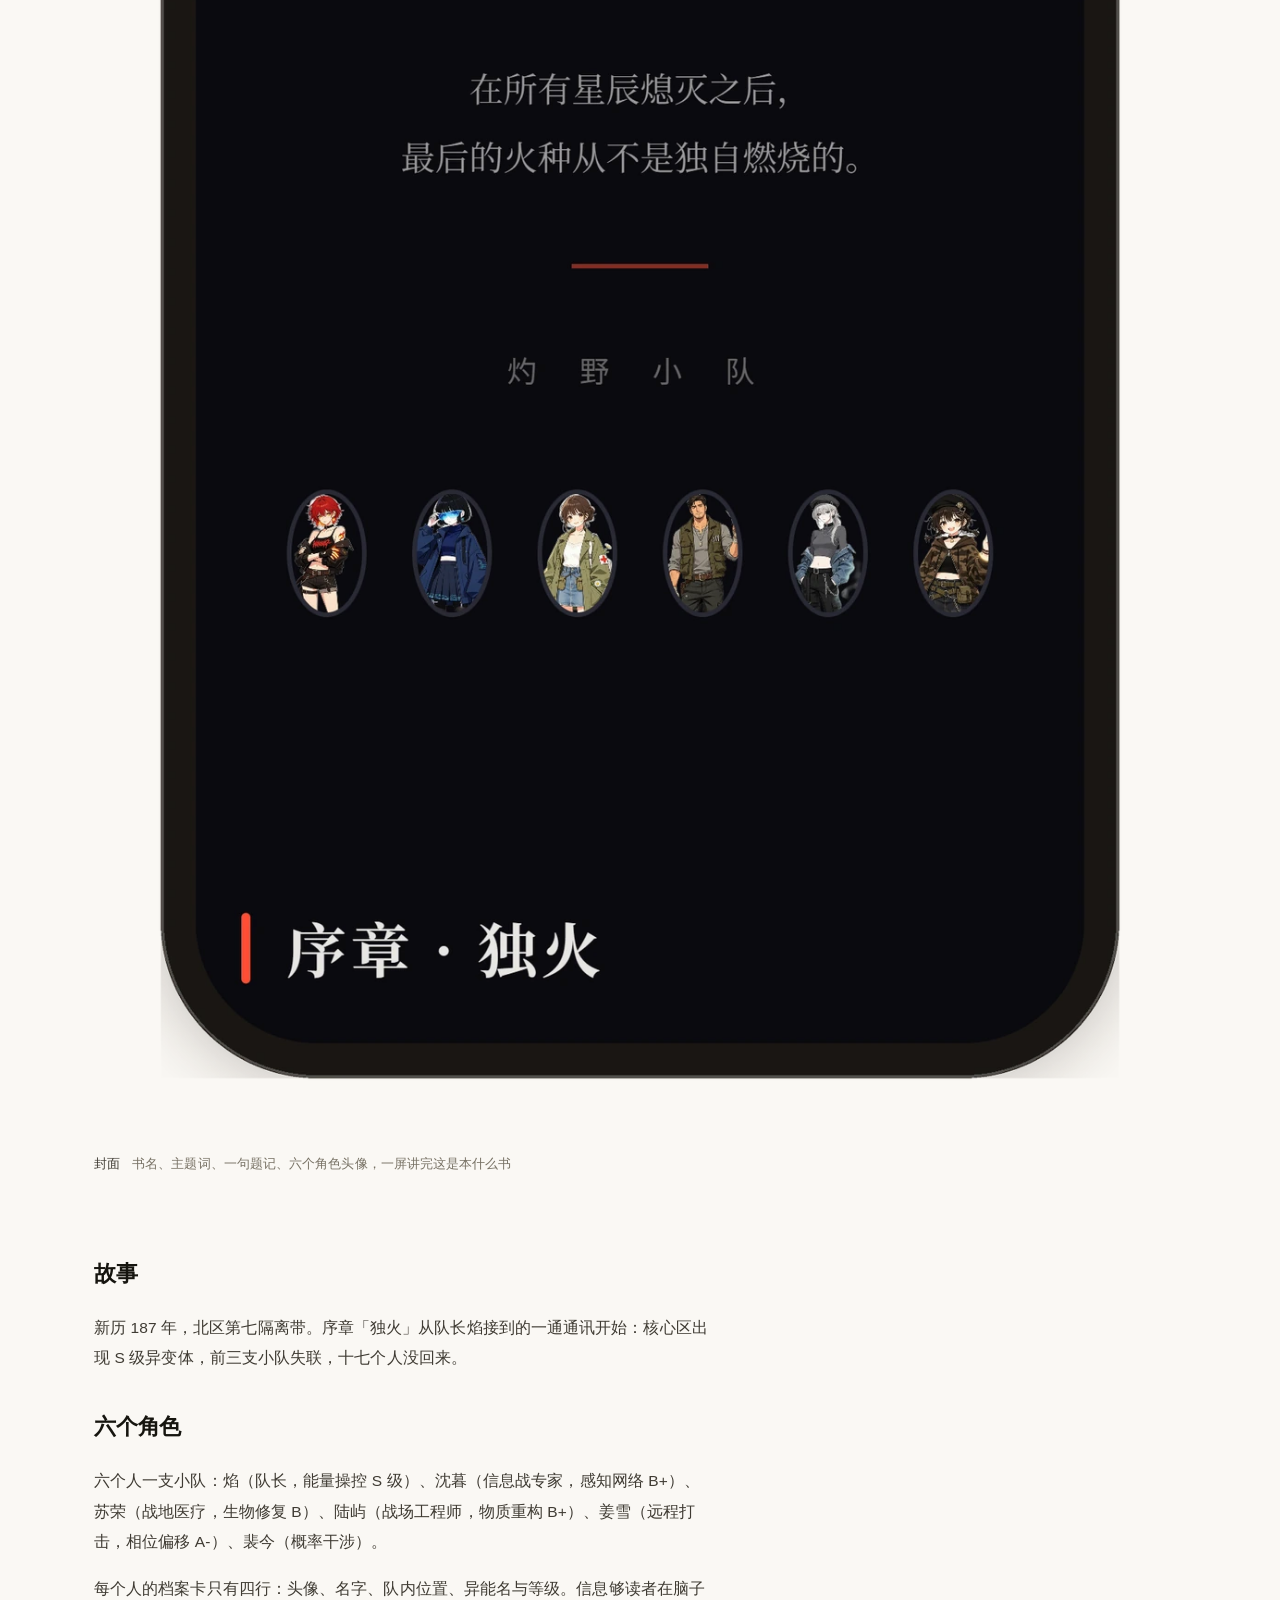
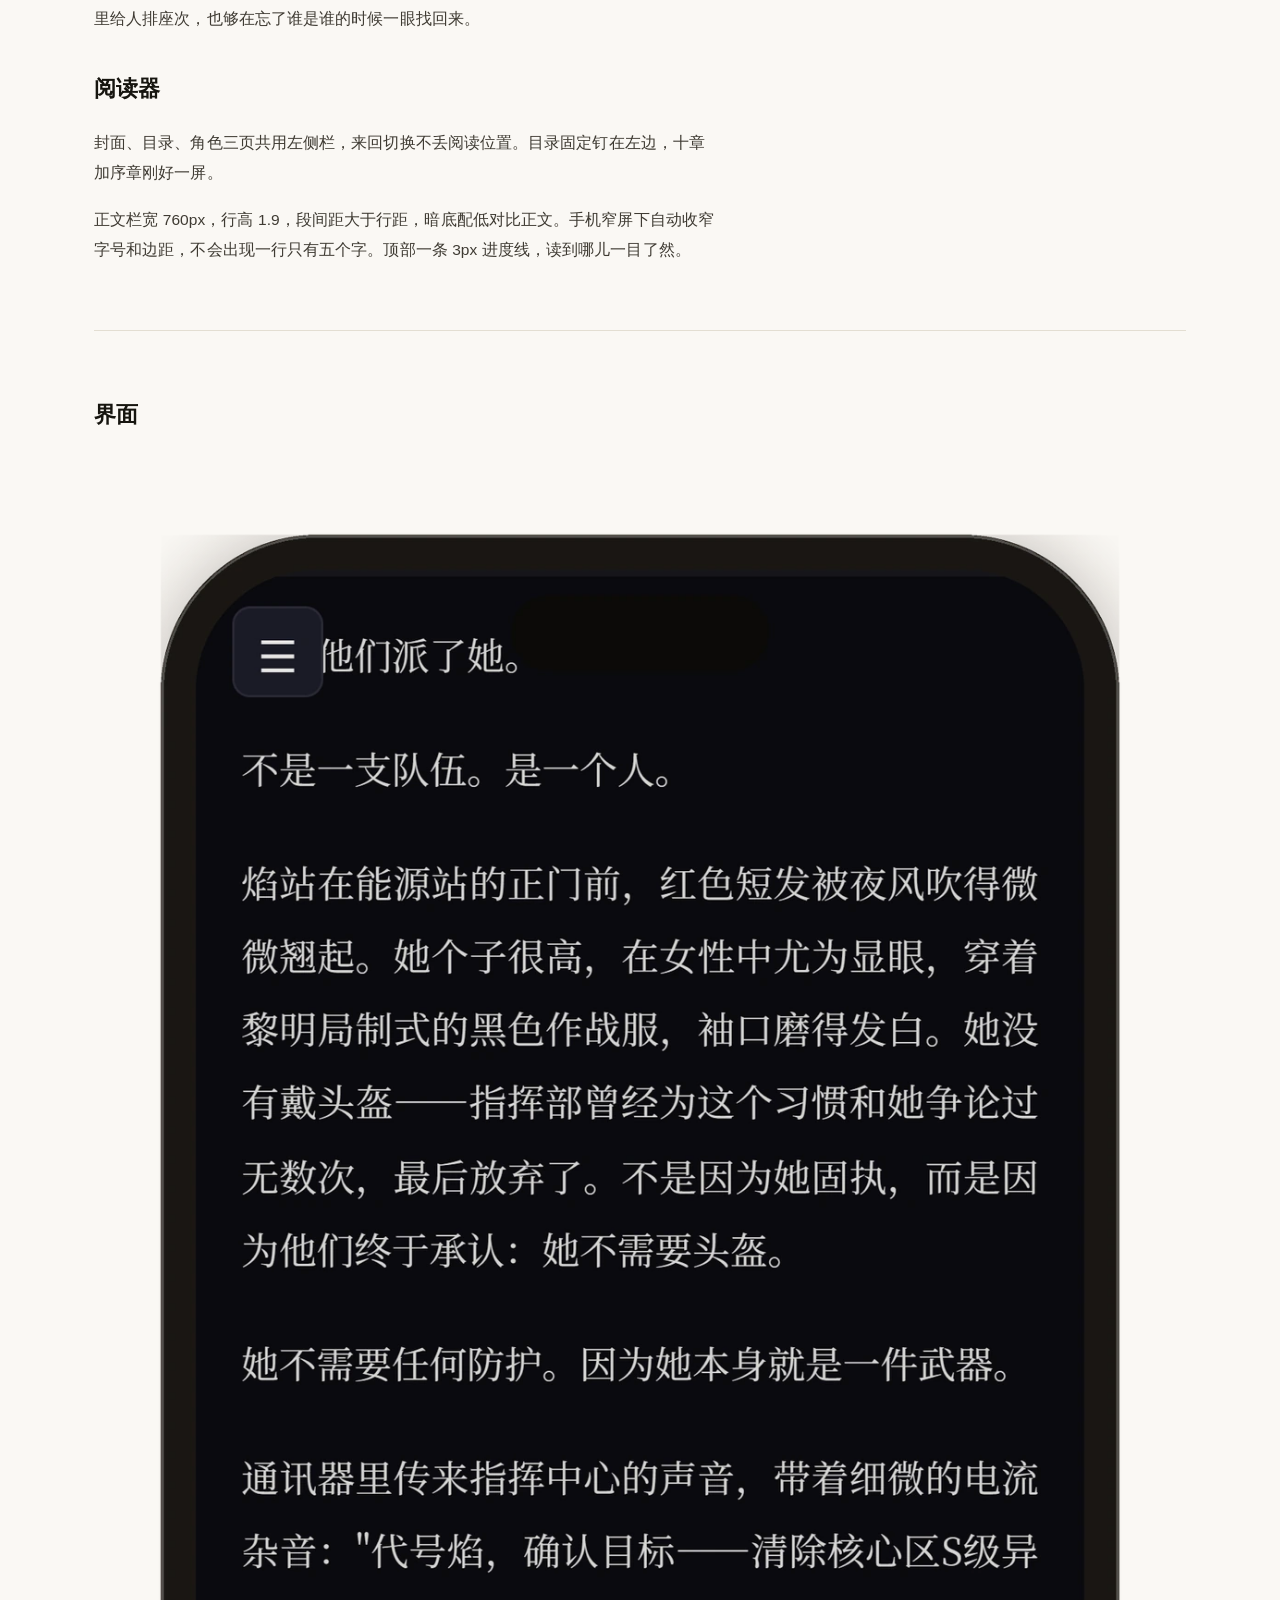
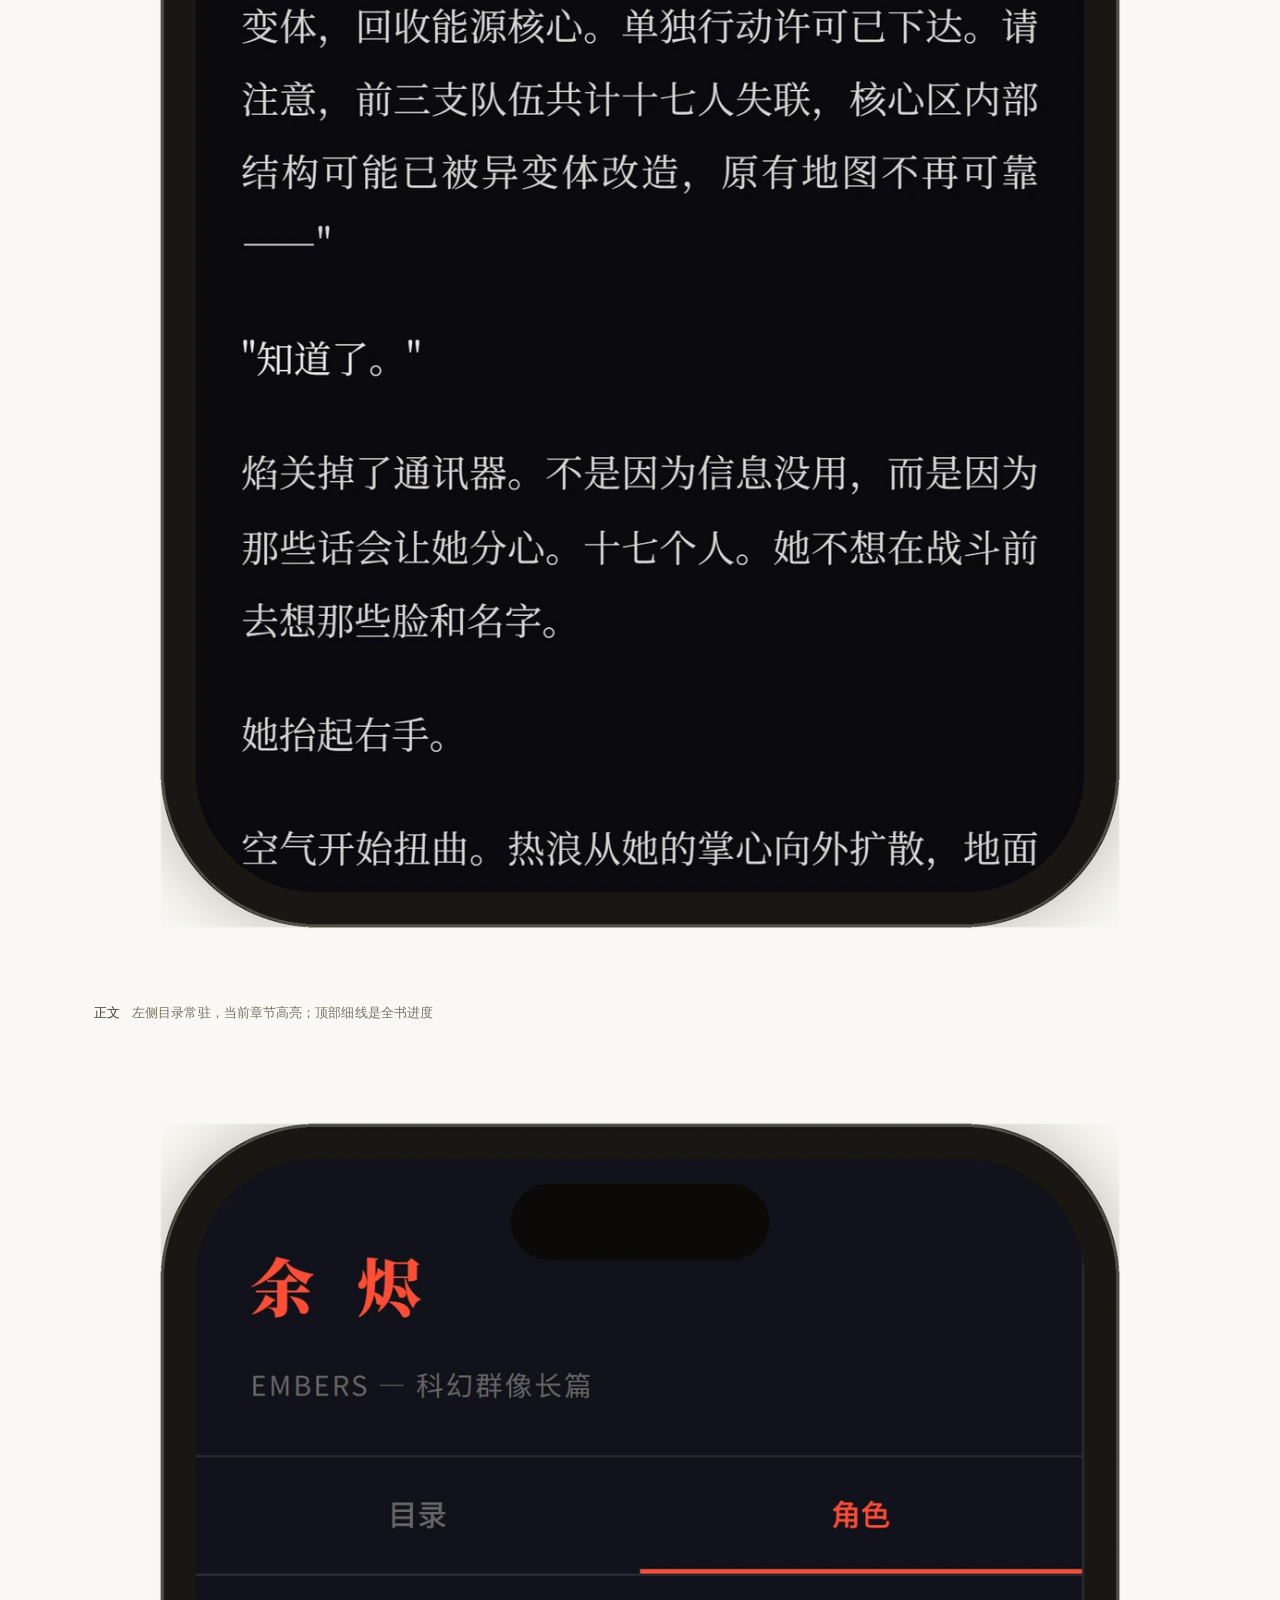
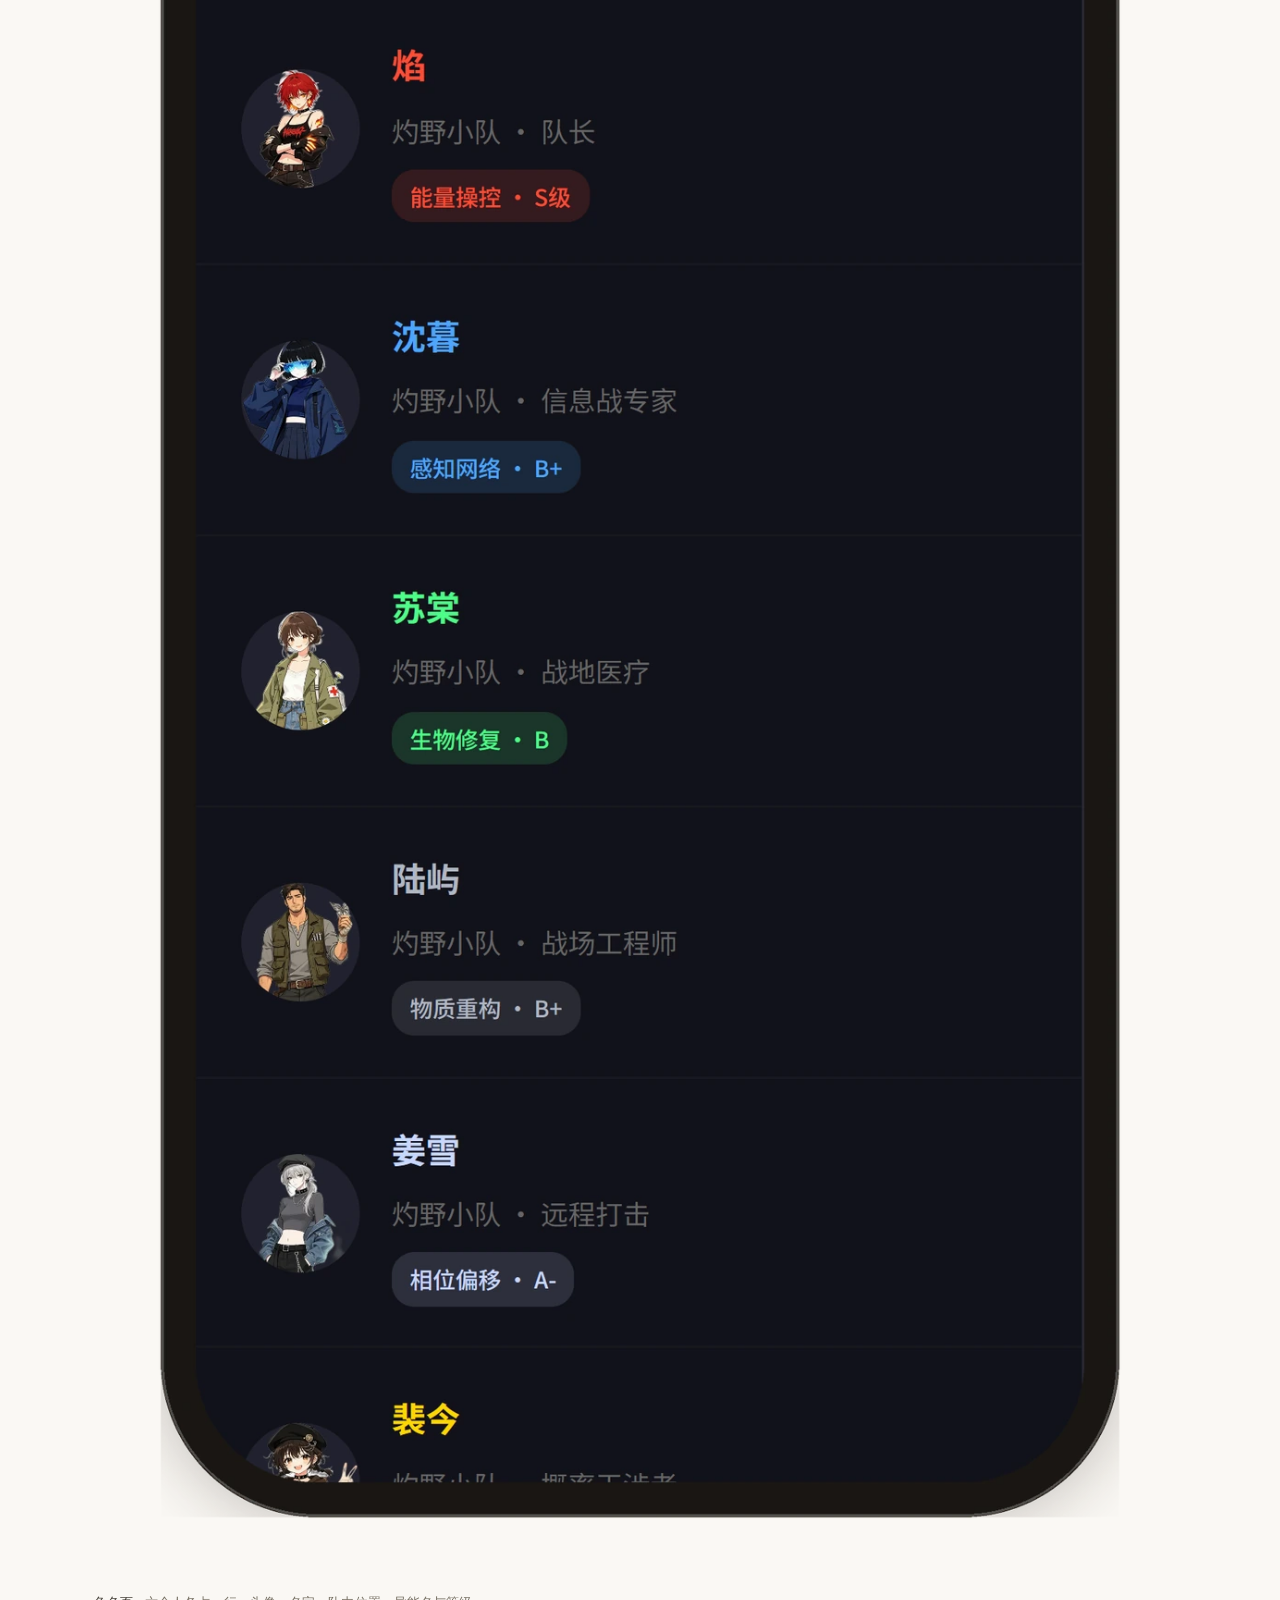
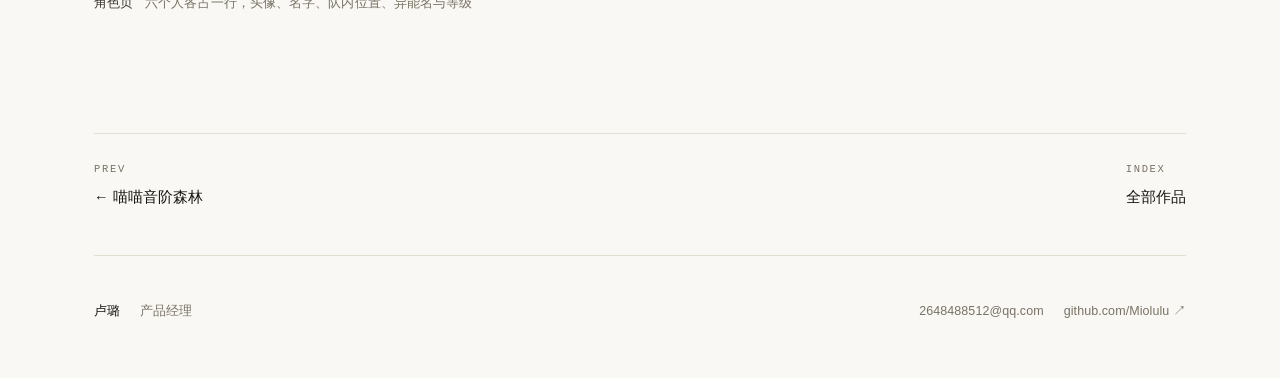
<file: docs/ember/index.html>
<!DOCTYPE html>
<html lang="zh-CN">
<head>
<meta charset="UTF-8">
<meta name="viewport" content="width=device-width, initial-scale=1.0">
<title>余烬 Embers · 卢璐作品集</title>
<meta name="description" content="原创科幻群像长篇：十章正文、六个角色，每人一张带异能等级的档案卡，附一个三视图的在线阅读器。">
<link rel="stylesheet" href="../assets/doc.css">
<link rel="icon" href="data:image/svg+xml,%3Csvg xmlns='http://www.w3.org/2000/svg' viewBox='0 0 32 32'%3E%3Crect width='32' height='32' fill='%2316150f'/%3E%3Crect x='9' y='9' width='14' height='2' fill='%23faf8f4'/%3E%3Crect x='9' y='15' width='14' height='2' fill='%23faf8f4'/%3E%3Crect x='9' y='21' width='9' height='2' fill='%23faf8f4'/%3E%3C/svg%3E">
</head>
<body>

<header class="bar">
  <div class="wrap bar__in">
    <a class="bar__back" href="../">← 作品集</a>
    <span class="bar__name">卢璐 · PORTFOLIO</span>
    <nav class="bar__nav">
      <a href="https://miolulu.github.io/ember-novel/" target="_blank" rel="noopener">在线阅读 ↗</a>
    </nav>
  </div>
</header>

<main class="wrap">

  <section class="hero">
    <p class="hero__no">作品 04 / FICTION</p>
    <h1>余烬 Embers<small>原创科幻群像长篇</small></h1>
    <ul class="tags">
      <li>群像长篇</li><li>十章正文</li><li>六个角色</li><li>在线阅读器</li>
    </ul>
    <p class="hero__sub">一支叫灼野的小队，六个人，各有各的异能和等级。故事从新历 187 年的北区第七隔离带开始。</p>

    <dl class="spec">
      <div><dt>篇幅</dt><dd>序章 + 十章</dd></div>
      <div><dt>技术</dt><dd>原生 HTML · CSS · JS · GitHub Pages</dd></div>
      <div><dt>状态</dt><dd>线上可读</dd></div>
    </dl>

    <div class="cta">
      <a class="btn" href="https://miolulu.github.io/ember-novel/" target="_blank" rel="noopener">在线阅读 ↗</a>
      <a class="btn btn--ghost" href="https://github.com/Miolulu/ember-novel" target="_blank" rel="noopener">源码</a>
    </div>
  </section>

  <figure class="shot">
    <img src="../assets/hd/ember-cover.webp" alt="《余烬》封面：红色书名、主题词「科幻·群像·成长」、题记与六个角色头像" width="2602" height="1750">
    <figcaption><b>封面</b><span>书名、主题词、一句题记、六个角色头像，一屏讲完这是本什么书</span></figcaption>
  </figure>

  <section class="sec body">
    <h2>故事</h2>
    <p>新历 187 年，北区第七隔离带。序章「独火」从队长焰接到的一通通讯开始：核心区出现 S 级异变体，前三支小队失联，十七个人没回来。</p>

    <h2 style="margin-top:34px">六个角色</h2>
    <p>六个人一支小队：焰（队长，能量操控 S 级）、沈暮（信息战专家，感知网络 B+）、苏荣（战地医疗，生物修复 B）、陆屿（战场工程师，物质重构 B+）、姜雪（远程打击，相位偏移 A-）、裴今（概率干涉）。</p>
    <p>每个人的档案卡只有四行：头像、名字、队内位置、异能名与等级。信息够读者在脑子里给人排座次，也够在忘了谁是谁的时候一眼找回来。</p>

    <h2 style="margin-top:34px">阅读器</h2>
    <p>封面、目录、角色三页共用左侧栏，来回切换不丢阅读位置。目录固定钉在左边，十章加序章刚好一屏。</p>
    <p>正文栏宽 760px，行高 1.9，段间距大于行距，暗底配低对比正文。手机窄屏下自动收窄字号和边距，不会出现一行只有五个字。顶部一条 3px 进度线，读到哪儿一目了然。</p>
  </section>

  <section class="sec sec--line">
    <h2>界面</h2>
    <div class="gal">
      <figure>
        <img src="../assets/hd/ember-read.webp" alt="阅读界面：左侧固定目录，右侧正文，顶部一条细进度线" width="2602" height="1750" loading="lazy">
        <figcaption><b>正文</b><span>左侧目录常驻，当前章节高亮；顶部细线是全书进度</span></figcaption>
      </figure>
      <figure>
        <img src="../assets/hd/ember-roles.webp" alt="角色页：左侧六名队员各一行，含头像、队内位置与异能等级" width="2602" height="1750" loading="lazy">
        <figcaption><b>角色页</b><span>六个人各占一行，头像、名字、队内位置、异能名与等级</span></figcaption>
      </figure>
    </div>
  </section>

  <nav class="pager">
    <a href="../meow/"><small>PREV</small><b>← 喵喵音阶森林</b></a>
    <a href="../"><small>INDEX</small><b>全部作品</b></a>
  </nav>

  <footer class="foot">
    <b>卢璐</b><span>产品经理</span>
    <span class="sp"></span>
    <a href="mailto:2648488512@qq.com">2648488512@qq.com</a>
    <a href="https://github.com/Miolulu" target="_blank" rel="noopener">github.com/Miolulu ↗</a>
  </footer>

</main>
</body>
</html>
</file>
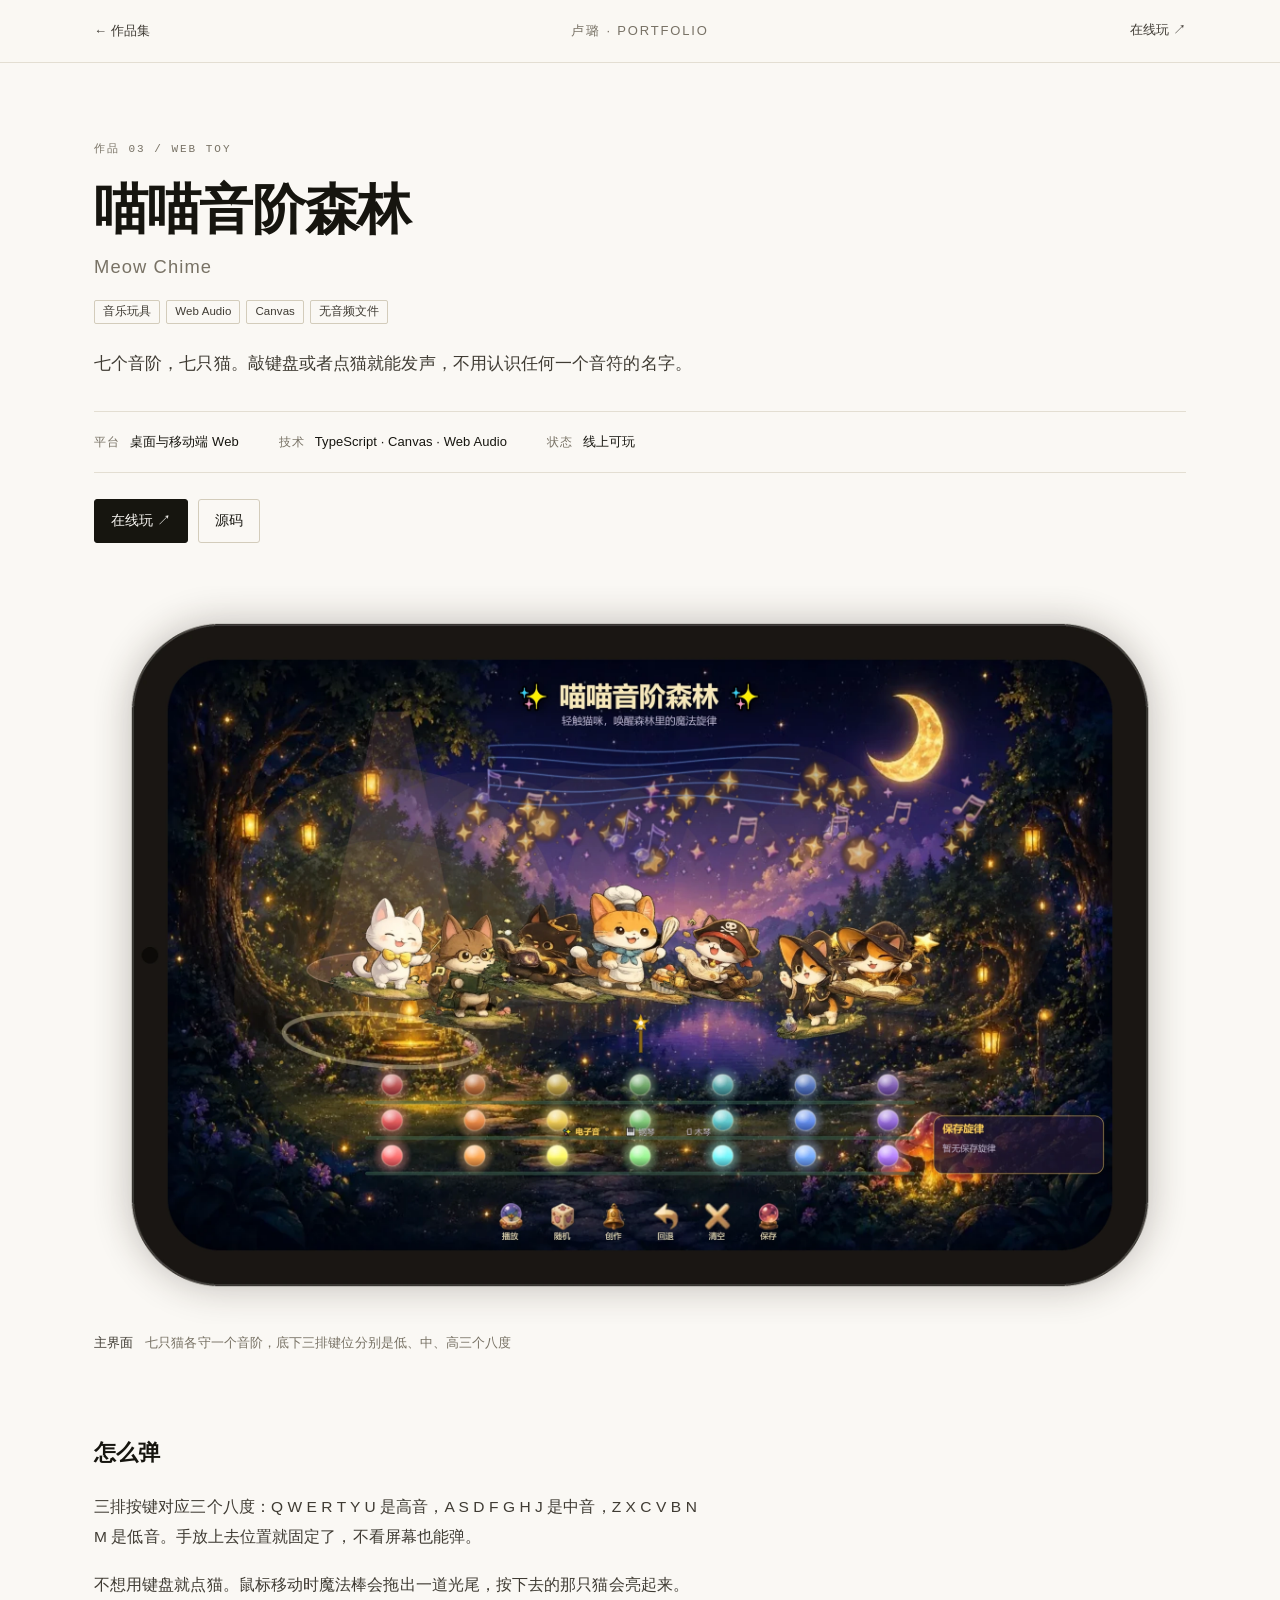
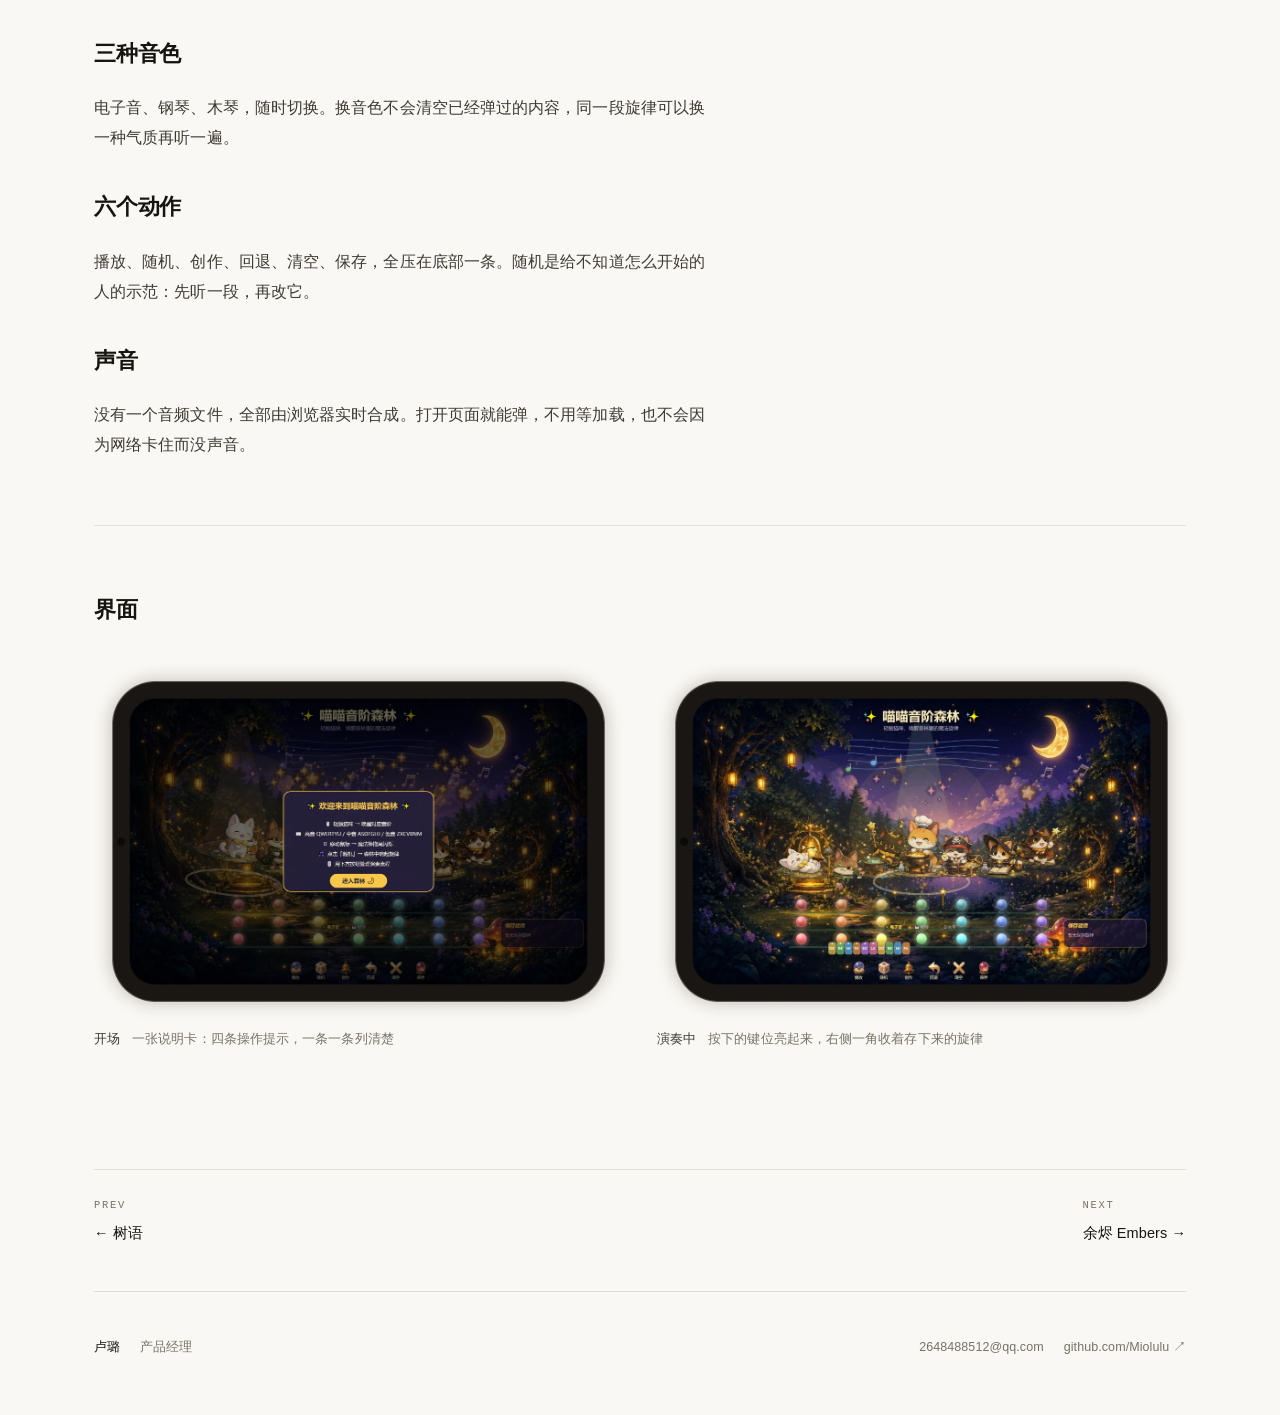
<file: docs/meow/index.html>
<!DOCTYPE html>
<html lang="zh-CN">
<head>
<meta charset="UTF-8">
<meta name="viewport" content="width=device-width, initial-scale=1.0">
<title>喵喵音阶森林 · 卢璐作品集</title>
<meta name="description" content="网页互动音乐玩具：七个音阶做成七只猫，敲键盘或点猫就能发声，三种音色随时切换，声音全部由浏览器实时合成。">
<link rel="stylesheet" href="../assets/doc.css">
<link rel="icon" href="data:image/svg+xml,%3Csvg xmlns='http://www.w3.org/2000/svg' viewBox='0 0 32 32'%3E%3Crect width='32' height='32' fill='%2316150f'/%3E%3Crect x='9' y='9' width='14' height='2' fill='%23faf8f4'/%3E%3Crect x='9' y='15' width='14' height='2' fill='%23faf8f4'/%3E%3Crect x='9' y='21' width='9' height='2' fill='%23faf8f4'/%3E%3C/svg%3E">
</head>
<body>

<header class="bar">
  <div class="wrap bar__in">
    <a class="bar__back" href="../">← 作品集</a>
    <span class="bar__name">卢璐 · PORTFOLIO</span>
    <nav class="bar__nav">
      <a href="https://miolulu.github.io/meow-chime/" target="_blank" rel="noopener">在线玩 ↗</a>
    </nav>
  </div>
</header>

<main class="wrap">

  <section class="hero">
    <p class="hero__no">作品 03 / WEB TOY</p>
    <h1>喵喵音阶森林<small>Meow Chime</small></h1>
    <ul class="tags">
      <li>音乐玩具</li><li>Web Audio</li><li>Canvas</li><li>无音频文件</li>
    </ul>
    <p class="hero__sub">七个音阶，七只猫。敲键盘或者点猫就能发声，不用认识任何一个音符的名字。</p>

    <dl class="spec">
      <div><dt>平台</dt><dd>桌面与移动端 Web</dd></div>
      <div><dt>技术</dt><dd>TypeScript · Canvas · Web Audio</dd></div>
      <div><dt>状态</dt><dd>线上可玩</dd></div>
    </dl>

    <div class="cta">
      <a class="btn" href="https://miolulu.github.io/meow-chime/" target="_blank" rel="noopener">在线玩 ↗</a>
      <a class="btn btn--ghost" href="https://github.com/Miolulu/meow-chime" target="_blank" rel="noopener">源码</a>
    </div>
  </section>

  <figure class="shot">
    <img src="../assets/hd/meow-forest.webp" alt="喵喵音阶森林主界面：七只猫在森林舞台上，底部三排发光键位" width="2602" height="1750">
    <figcaption><b>主界面</b><span>七只猫各守一个音阶，底下三排键位分别是低、中、高三个八度</span></figcaption>
  </figure>

  <section class="sec body">
    <h2>怎么弹</h2>
    <p>三排按键对应三个八度：Q W E R T Y U 是高音，A S D F G H J 是中音，Z X C V B N M 是低音。手放上去位置就固定了，不看屏幕也能弹。</p>
    <p>不想用键盘就点猫。鼠标移动时魔法棒会拖出一道光尾，按下去的那只猫会亮起来。</p>

    <h2 style="margin-top:34px">三种音色</h2>
    <p>电子音、钢琴、木琴，随时切换。换音色不会清空已经弹过的内容，同一段旋律可以换一种气质再听一遍。</p>

    <h2 style="margin-top:34px">六个动作</h2>
    <p>播放、随机、创作、回退、清空、保存，全压在底部一条。随机是给不知道怎么开始的人的示范：先听一段，再改它。</p>

    <h2 style="margin-top:34px">声音</h2>
    <p>没有一个音频文件，全部由浏览器实时合成。打开页面就能弹，不用等加载，也不会因为网络卡住而没声音。</p>
  </section>

  <section class="sec sec--line">
    <h2>界面</h2>
    <div class="gal">
      <div class="gal gal--two" style="margin-top:0">
        <figure>
          <img src="../assets/hd/meow-welcome.webp" alt="开场说明：轻触猫咪、键盘分区、点击随机、下方按钮管理演奏流程" width="2602" height="1750" loading="lazy">
          <figcaption><b>开场</b><span>一张说明卡：四条操作提示，一条一条列清楚</span></figcaption>
        </figure>
        <figure>
          <img src="../assets/hd/meow-play.webp" alt="演奏状态：键位被点亮，右侧展开保存面板" width="2602" height="1750" loading="lazy">
          <figcaption><b>演奏中</b><span>按下的键位亮起来，右侧一角收着存下来的旋律</span></figcaption>
        </figure>
      </div>
    </div>
  </section>

  <nav class="pager">
    <a href="../tree/"><small>PREV</small><b>← 树语</b></a>
    <a href="../ember/"><small>NEXT</small><b>余烬 Embers →</b></a>
  </nav>

  <footer class="foot">
    <b>卢璐</b><span>产品经理</span>
    <span class="sp"></span>
    <a href="mailto:2648488512@qq.com">2648488512@qq.com</a>
    <a href="https://github.com/Miolulu" target="_blank" rel="noopener">github.com/Miolulu ↗</a>
  </footer>

</main>
</body>
</html>
</file>
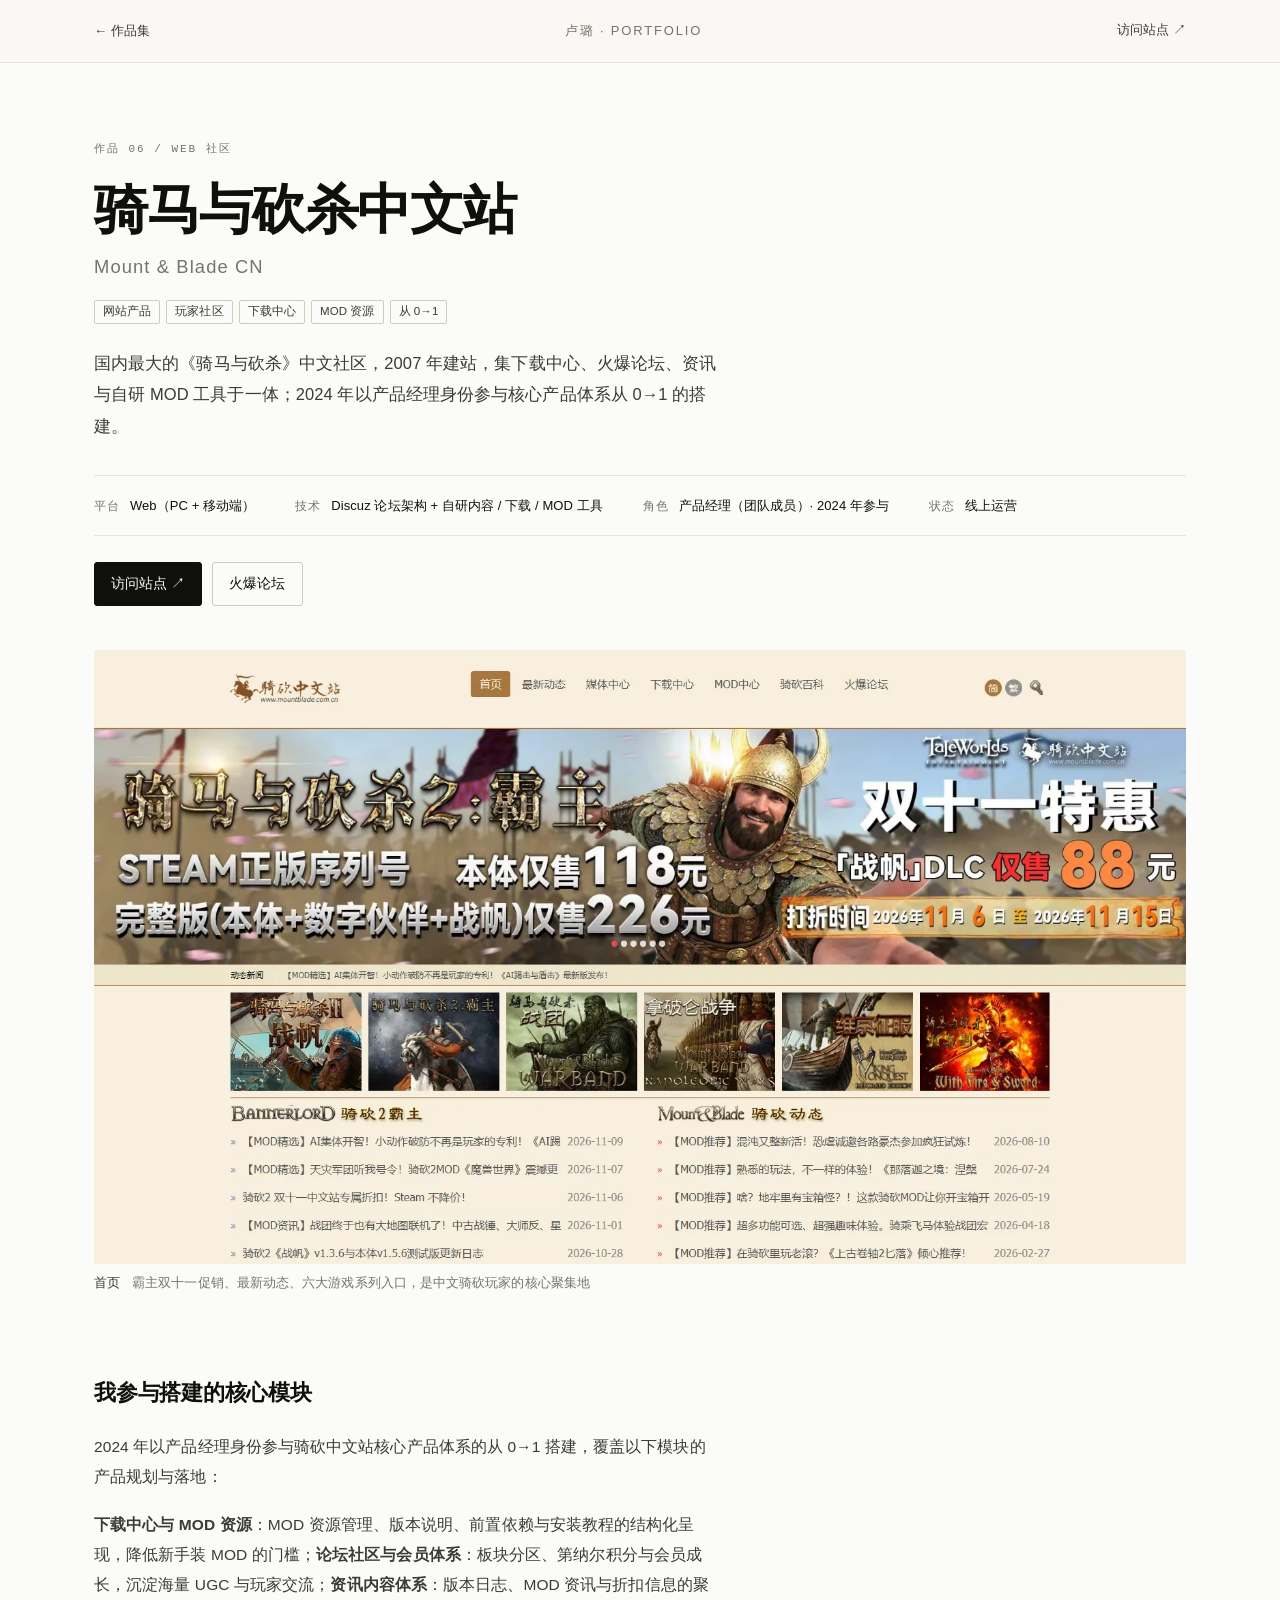
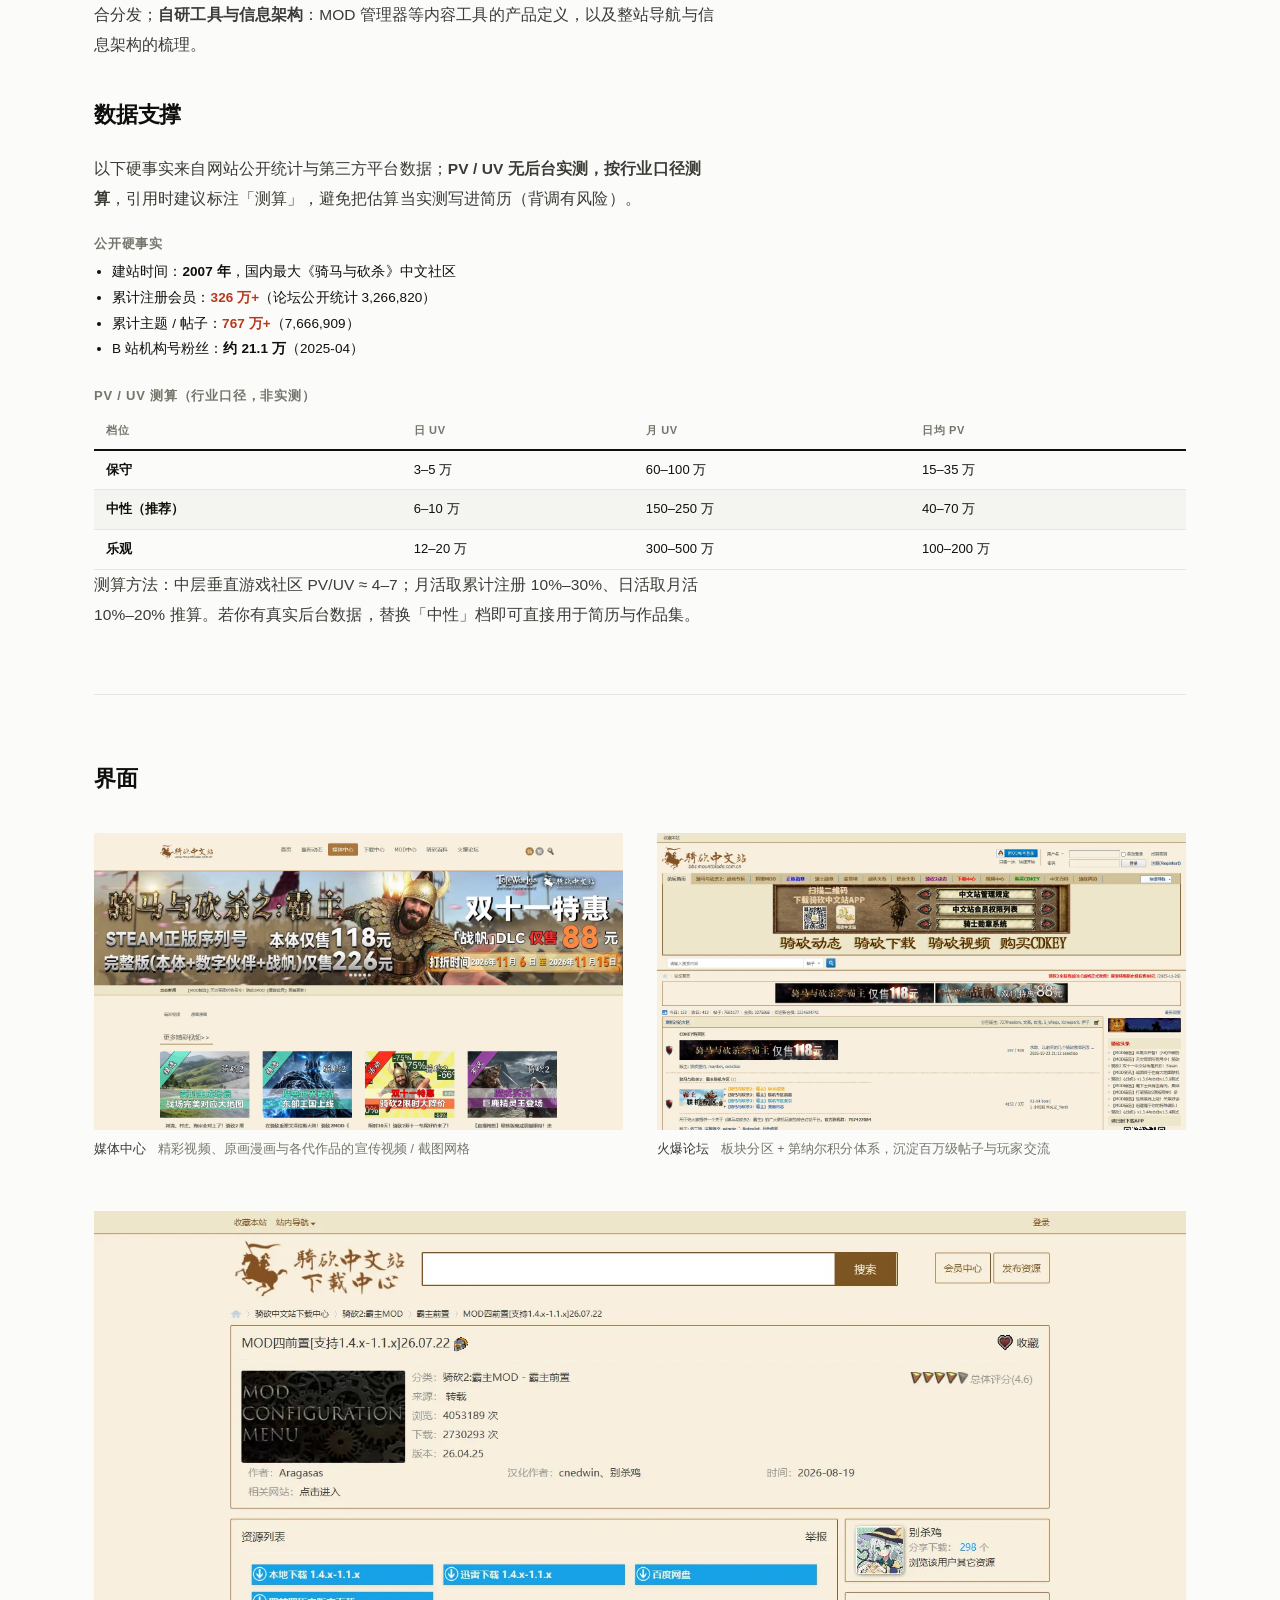
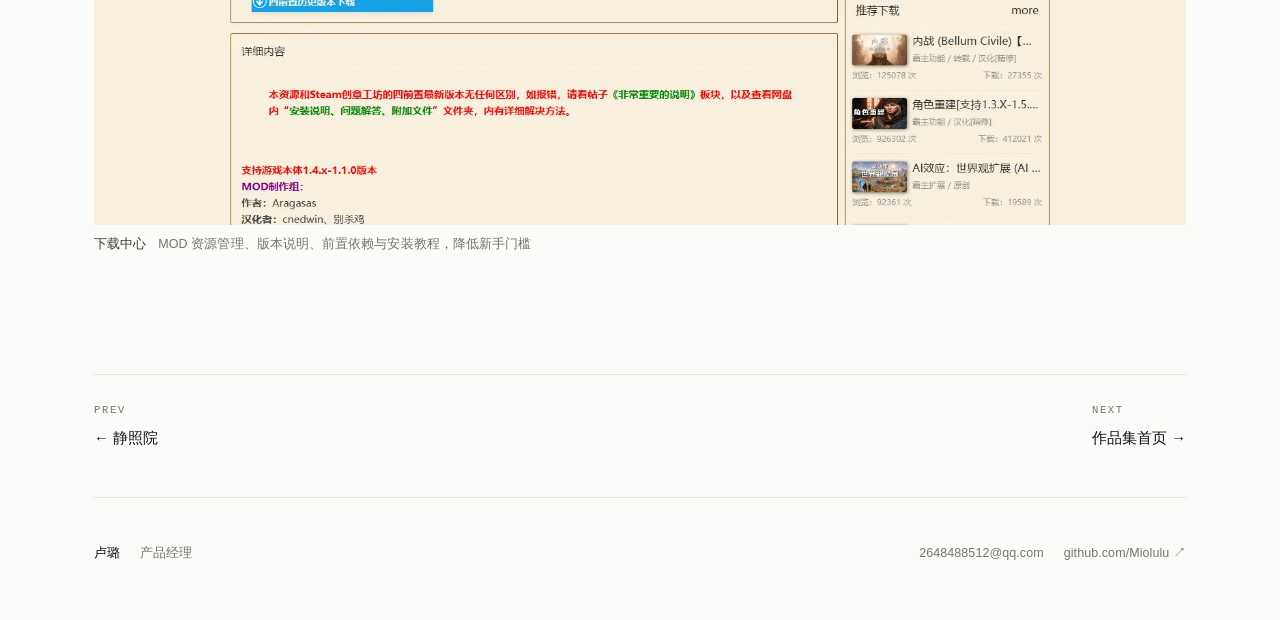
<file: docs/mountblade/index.html>
<!DOCTYPE html>
<html lang="zh-CN">
<head>
<meta charset="UTF-8">
<meta name="viewport" content="width=device-width, initial-scale=1.0">
<title>骑马与砍杀中文站 · 卢璐作品集</title>
<meta name="description" content="国内最大《骑马与砍杀》中文社区：下载中心与 MOD 资源、火爆论坛与会员体系、资讯内容、自研 MOD 工具；2024 年以产品经理参与核心产品体系 0→1 搭建。">
<link rel="stylesheet" href="../assets/doc.css">
<link rel="icon" href="data:image/svg+xml,%3Csvg xmlns='http://www.w3.org/2000/svg' viewBox='0 0 32 32'%3E%3Crect width='32' height='32' fill='%2316150f'/%3E%3Crect x='9' y='9' width='14' height='2' fill='%23faf8f4'/%3E%3Crect x='9' y='15' width='14' height='2' fill='%23faf8f4'/%3E%3Crect x='9' y='21' width='9' height='2' fill='%23faf8f4'/%3E%3C/svg%3E">
<style>
:root{
  --bg:#fbfbf9; --bg-2:#f4f4f1; --ink:#0f0f0e; --ink-2:#3b3b37;
  --muted:#75756c; --line:#e6e5de; --accent:#b9381f;
  --mono:ui-monospace,SFMono-Regular,"SF Mono",Menlo,Consolas,monospace;
}
.dtable{width:100%;border-collapse:collapse;font-size:13px;line-height:1.6;margin-top:6px}
.dtable th,.dtable td{padding:9px 12px;text-align:left;border-bottom:1px solid var(--line)}
.dtable thead th{color:var(--muted);font-weight:600;letter-spacing:.06em;font-size:11px;border-bottom:2px solid var(--ink)}
.dtable tbody tr:nth-child(2){background:var(--bg-2)}
.dtable td:first-child{font-weight:600}
.kpi{color:var(--accent);font-weight:700}
.note{font-size:12.5px;color:var(--muted);margin-top:10px;line-height:1.7}
</style>
</head>
<body>

<header class="bar">
  <div class="wrap bar__in">
    <a class="bar__back" href="../">← 作品集</a>
    <span class="bar__name">卢璐 · PORTFOLIO</span>
    <nav class="bar__nav">
      <a href="https://www.mountblade.com.cn/" target="_blank" rel="noopener">访问站点 ↗</a>
    </nav>
  </div>
</header>

<main class="wrap">

  <section class="hero">
    <p class="hero__no">作品 06 / WEB 社区</p>
    <h1>骑马与砍杀中文站<small>Mount &amp; Blade CN</small></h1>
    <ul class="tags">
      <li>网站产品</li><li>玩家社区</li><li>下载中心</li><li>MOD 资源</li><li>从 0→1</li>
    </ul>
    <p class="hero__sub">国内最大的《骑马与砍杀》中文社区，2007 年建站，集下载中心、火爆论坛、资讯与自研 MOD 工具于一体；2024 年以产品经理身份参与核心产品体系从 0→1 的搭建。</p>

    <dl class="spec">
      <div><dt>平台</dt><dd>Web（PC + 移动端）</dd></div>
      <div><dt>技术</dt><dd>Discuz 论坛架构 + 自研内容 / 下载 / MOD 工具</dd></div>
      <div><dt>角色</dt><dd>产品经理（团队成员）· 2024 年参与</dd></div>
      <div><dt>状态</dt><dd>线上运营</dd></div>
    </dl>

    <div class="cta">
      <a class="btn" href="https://www.mountblade.com.cn/" target="_blank" rel="noopener">访问站点 ↗</a>
      <a class="btn btn--ghost" href="https://bbs.mountblade.com.cn/" target="_blank" rel="noopener">火爆论坛</a>
    </div>
  </section>

  <figure class="shot">
    <img src="../assets/hd/mountblade-home.webp" alt="骑砍中文站首页：霸主双十一促销横幅、最新动态、六大游戏系列入口" width="1600" height="900">
    <figcaption><b>首页</b><span>霸主双十一促销、最新动态、六大游戏系列入口，是中文骑砍玩家的核心聚集地</span></figcaption>
  </figure>

  <section class="sec body">
    <h2>我参与搭建的核心模块</h2>
    <p>2024 年以产品经理身份参与骑砍中文站核心产品体系的从 0→1 搭建，覆盖以下模块的产品规划与落地：</p>
    <p><b>下载中心与 MOD 资源</b>：MOD 资源管理、版本说明、前置依赖与安装教程的结构化呈现，降低新手装 MOD 的门槛；<b>论坛社区与会员体系</b>：板块分区、第纳尔积分与会员成长，沉淀海量 UGC 与玩家交流；<b>资讯内容体系</b>：版本日志、MOD 资讯与折扣信息的聚合分发；<b>自研工具与信息架构</b>：MOD 管理器等内容工具的产品定义，以及整站导航与信息架构的梳理。</p>

    <h2 style="margin-top:34px">数据支撑</h2>
    <p>以下硬事实来自网站公开统计与第三方平台数据；<b>PV / UV 无后台实测，按行业口径测算</b>，引用时建议标注「测算」，避免把估算当实测写进简历（背调有风险）。</p>

    <h3 style="font-size:13px;color:var(--muted);letter-spacing:.06em;margin:18px 0 4px">公开硬事实</h3>
    <ul style="margin:0;padding-left:18px;font-size:13.5px;line-height:1.9">
      <li>建站时间：<b>2007 年</b>，国内最大《骑马与砍杀》中文社区</li>
      <li>累计注册会员：<span class="kpi">326 万+</span>（论坛公开统计 3,266,820）</li>
      <li>累计主题 / 帖子：<span class="kpi">767 万+</span>（7,666,909）</li>
      <li>B 站机构号粉丝：<b>约 21.1 万</b>（2025-04）</li>
    </ul>

    <h3 style="font-size:13px;color:var(--muted);letter-spacing:.06em;margin:22px 0 4px">PV / UV 测算（行业口径，非实测）</h3>
    <table class="dtable">
      <thead><tr><th>档位</th><th>日 UV</th><th>月 UV</th><th>日均 PV</th></tr></thead>
      <tbody>
        <tr><td>保守</td><td>3–5 万</td><td>60–100 万</td><td>15–35 万</td></tr>
        <tr><td>中性（推荐）</td><td>6–10 万</td><td>150–250 万</td><td>40–70 万</td></tr>
        <tr><td>乐观</td><td>12–20 万</td><td>300–500 万</td><td>100–200 万</td></tr>
      </tbody>
    </table>
    <p class="note">测算方法：中层垂直游戏社区 PV/UV ≈ 4–7；月活取累计注册 10%–30%、日活取月活 10%–20% 推算。若你有真实后台数据，替换「中性」档即可直接用于简历与作品集。</p>
  </section>

  <section class="sec sec--line">
    <h2>界面</h2>
    <div class="gal">
      <div class="gal gal--two" style="margin-top:0">
        <figure>
          <img src="../assets/hd/mountblade-media.webp" alt="媒体中心：精彩视频、原画漫画、各代作品宣传视频截图网格" width="1600" height="900" loading="lazy">
          <figcaption><b>媒体中心</b><span>精彩视频、原画漫画与各代作品的宣传视频 / 截图网格</span></figcaption>
        </figure>
        <figure>
          <img src="../assets/hd/mountblade-forum.webp" alt="火爆论坛：板块分区、第纳尔积分、海量主题与回复" width="1600" height="900" loading="lazy">
          <figcaption><b>火爆论坛</b><span>板块分区 + 第纳尔积分体系，沉淀百万级帖子与玩家交流</span></figcaption>
        </figure>
      </div>
      <div class="gal gal--one" style="margin-top:18px">
        <figure>
          <img src="../assets/hd/mountblade-download.webp" alt="下载中心：MOD 资源管理、版本说明与安装教程" width="1600" height="900" loading="lazy">
          <figcaption><b>下载中心</b><span>MOD 资源管理、版本说明、前置依赖与安装教程，降低新手门槛</span></figcaption>
        </figure>
      </div>
    </div>
  </section>

  <nav class="pager">
    <a href="../zen/"><small>PREV</small><b>← 静照院</b></a>
    <a href="../"><small>NEXT</small><b>作品集首页 →</b></a>
  </nav>

  <footer class="foot">
    <b>卢璐</b><span>产品经理</span>
    <span class="sp"></span>
    <a href="mailto:2648488512@qq.com">2648488512@qq.com</a>
    <a href="https://github.com/Miolulu" target="_blank" rel="noopener">github.com/Miolulu ↗</a>
  </footer>

</main>
</body>
</html>
</file>
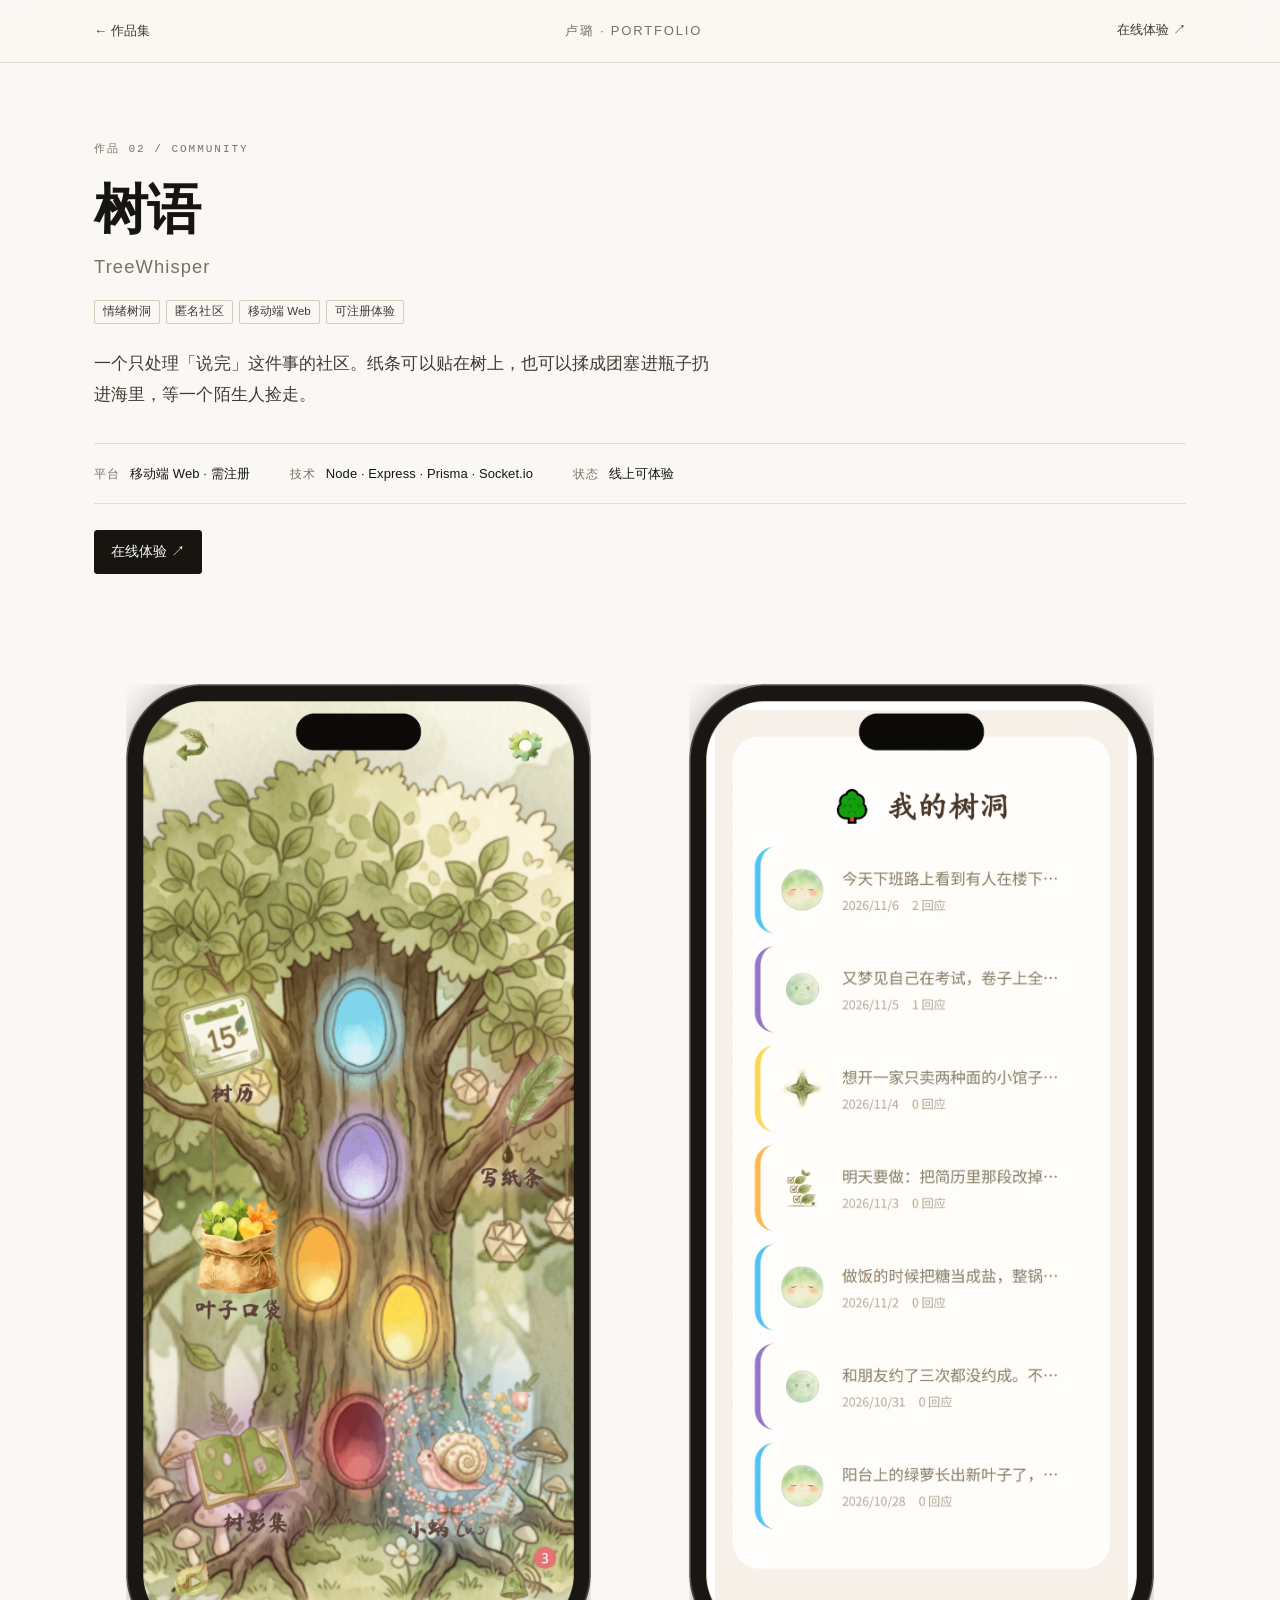
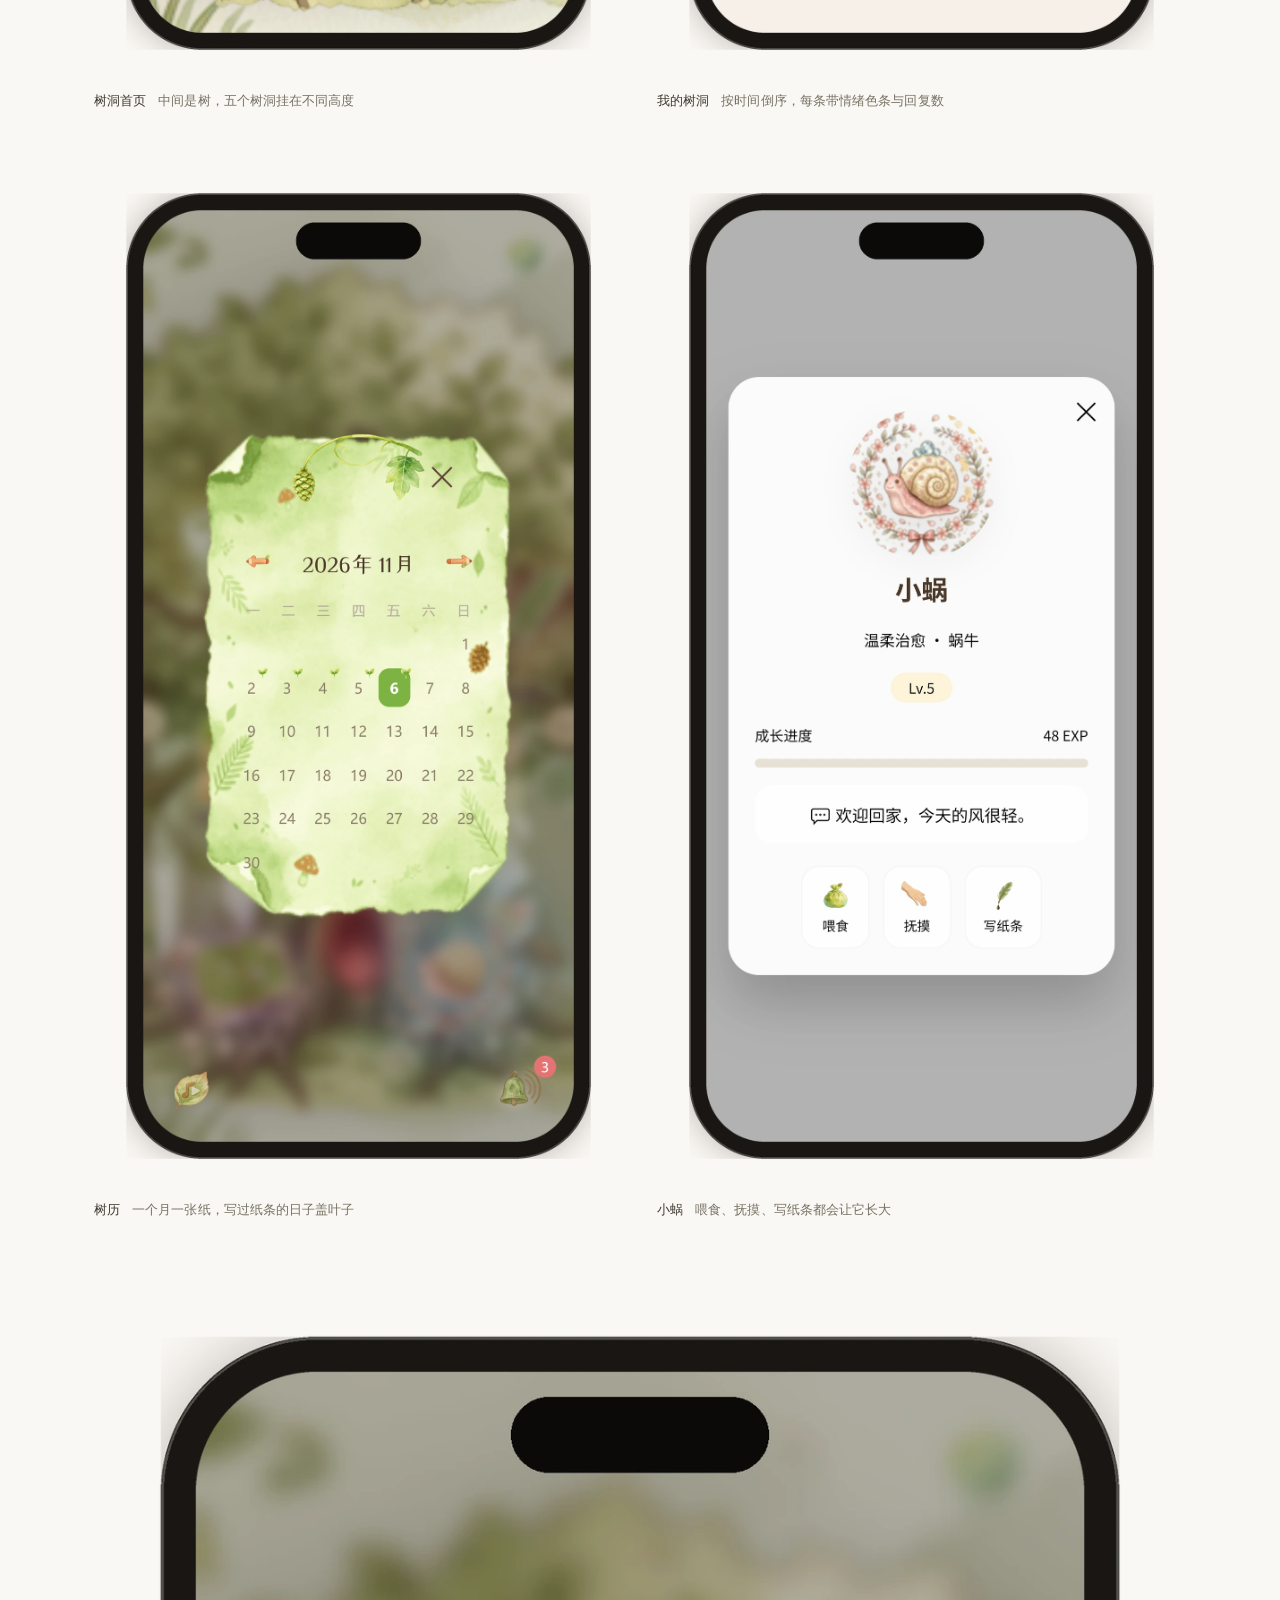
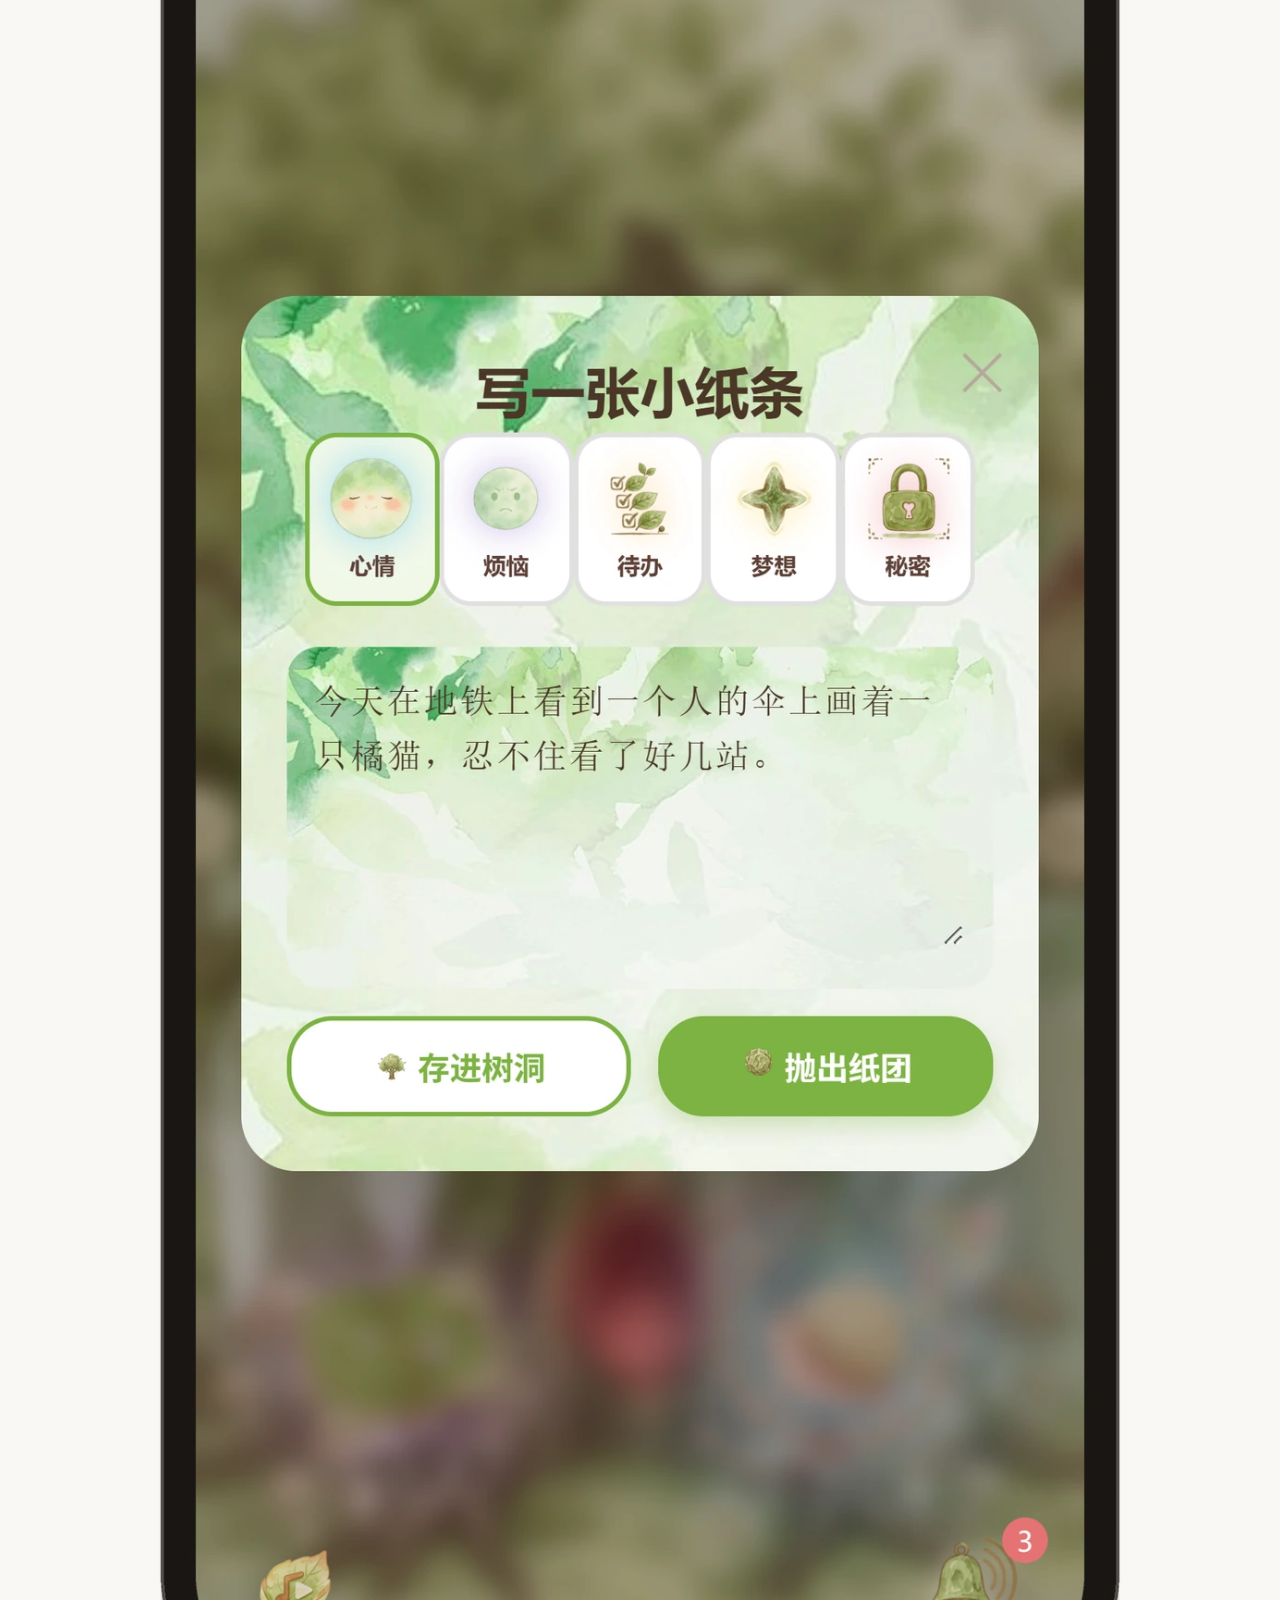
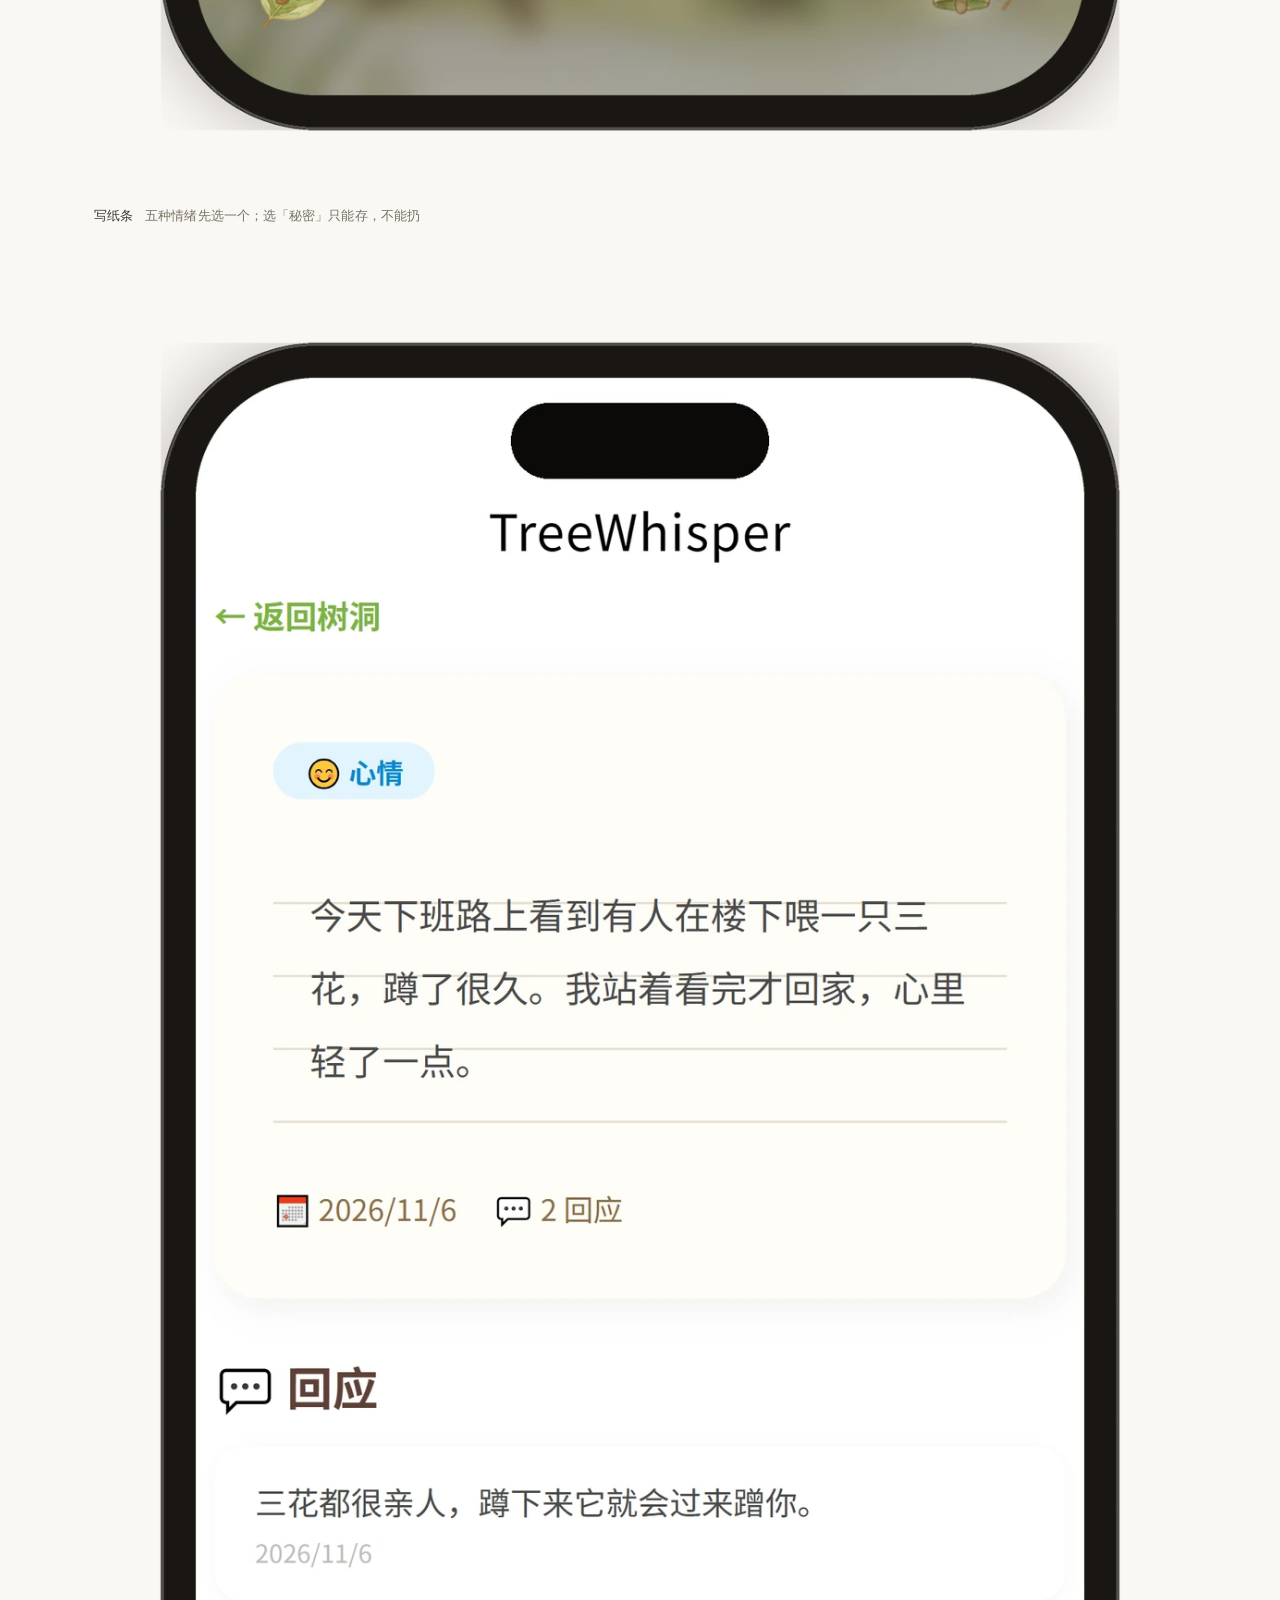
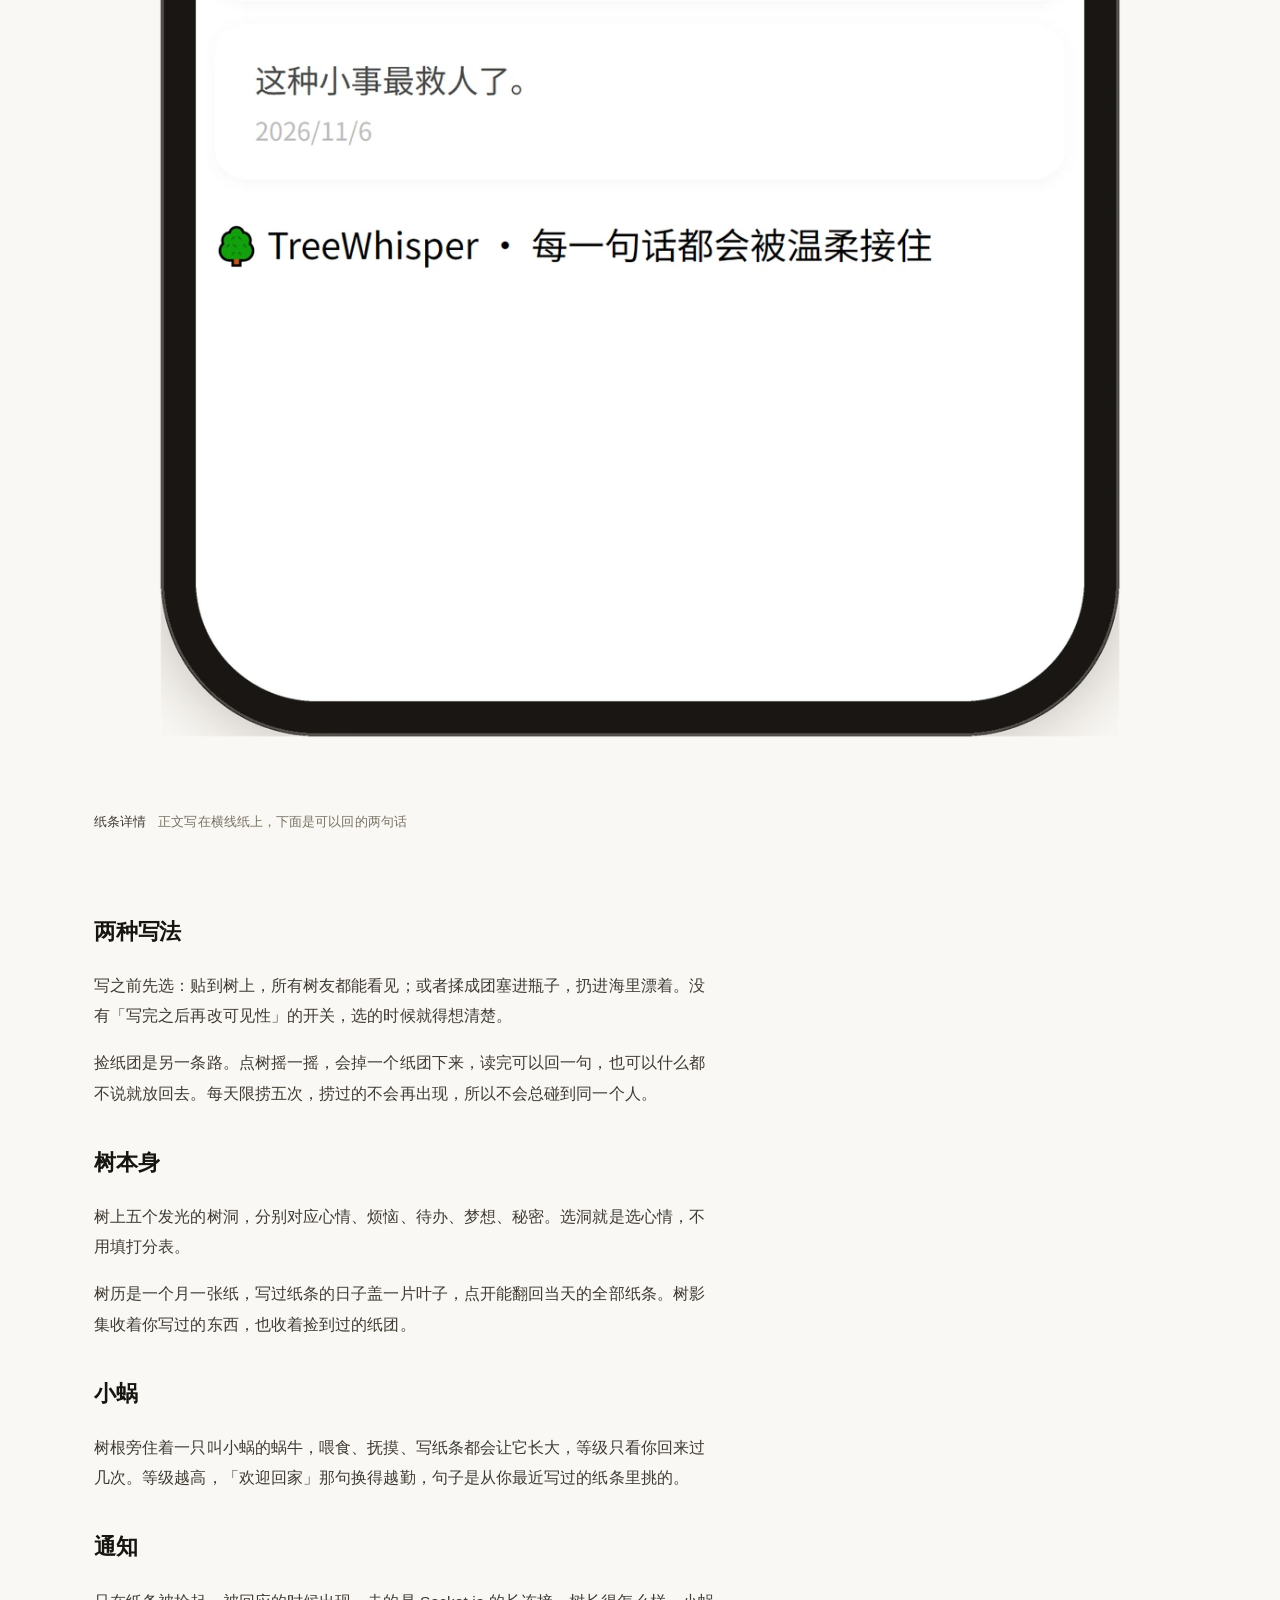
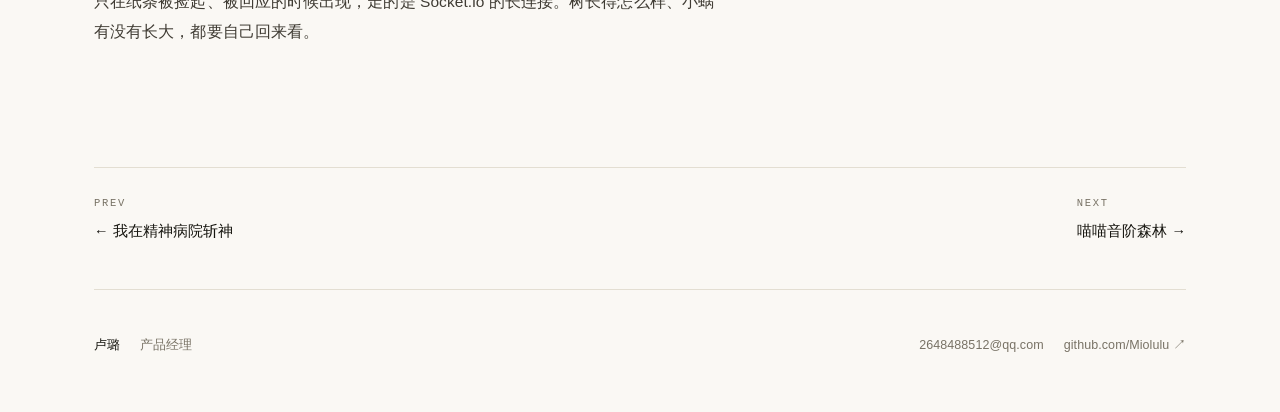
<file: docs/tree/index.html>
<!DOCTYPE html>
<html lang="zh-CN">
<head>
<meta charset="UTF-8">
<meta name="viewport" content="width=device-width, initial-scale=1.0">
<title>树语 TreeWhisper · 卢璐作品集</title>
<meta name="description" content="情绪树洞社区：纸条可以贴在树上，也可以揉成团扔进瓶子漂流；树上五个树洞对应五种情绪，还有一只会长的蜗牛。">
<link rel="stylesheet" href="../assets/doc.css">
<link rel="icon" href="data:image/svg+xml,%3Csvg xmlns='http://www.w3.org/2000/svg' viewBox='0 0 32 32'%3E%3Crect width='32' height='32' fill='%2316150f'/%3E%3Crect x='9' y='9' width='14' height='2' fill='%23faf8f4'/%3E%3Crect x='9' y='15' width='14' height='2' fill='%23faf8f4'/%3E%3Crect x='9' y='21' width='9' height='2' fill='%23faf8f4'/%3E%3C/svg%3E">
</head>
<body>

<header class="bar">
  <div class="wrap bar__in">
    <a class="bar__back" href="../">← 作品集</a>
    <span class="bar__name">卢璐 · PORTFOLIO</span>
    <nav class="bar__nav">
      <a href="https://treewhisper-demo.app.workbuddy.host/?sharecode=D5ALB7TBDL" target="_blank" rel="noopener">在线体验 ↗</a>
    </nav>
  </div>
</header>

<main class="wrap">

  <section class="hero">
    <p class="hero__no">作品 02 / COMMUNITY</p>
    <h1>树语<small>TreeWhisper</small></h1>
    <ul class="tags">
      <li>情绪树洞</li><li>匿名社区</li><li>移动端 Web</li><li>可注册体验</li>
    </ul>
    <p class="hero__sub">一个只处理「说完」这件事的社区。纸条可以贴在树上，也可以揉成团塞进瓶子扔进海里，等一个陌生人捡走。</p>

    <dl class="spec">
      <div><dt>平台</dt><dd>移动端 Web · 需注册</dd></div>
      <div><dt>技术</dt><dd>Node · Express · Prisma · Socket.io</dd></div>
      <div><dt>状态</dt><dd>线上可体验</dd></div>
    </dl>

    <div class="cta">
      <a class="btn" href="https://treewhisper-demo.app.workbuddy.host/?sharecode=D5ALB7TBDL" target="_blank" rel="noopener">在线体验 ↗</a>
    </div>
  </section>

  <section class="gal gal--two">
    <figure class="shot">
      <img src="../assets/hd/tree-home.webp" alt="树语首页：一棵发光的树，树上有五个彩色树洞" width="1181" height="2300">
      <figcaption><b>树洞首页</b><span>中间是树，五个树洞挂在不同高度</span></figcaption>
    </figure>
    <figure class="shot">
      <img src="../assets/hd/tree-notes.webp" alt="我的树洞：按时间倒序列出写过的纸条" width="1832" height="2534" loading="lazy">
      <figcaption><b>我的树洞</b><span>按时间倒序，每条带情绪色条与回复数</span></figcaption>
    </figure>
    <figure class="shot">
      <img src="../assets/hd/tree-calendar.webp" alt="树历：有纸条的日子盖一片叶子" width="1148" height="1718" loading="lazy">
      <figcaption><b>树历</b><span>一个月一张纸，写过纸条的日子盖叶子</span></figcaption>
    </figure>
    <figure class="shot">
      <img src="../assets/hd/tree-spirit.webp" alt="小蜗的档案：等级、成长进度、欢迎语" width="1496" height="1781" loading="lazy">
      <figcaption><b>小蜗</b><span>喂食、抚摸、写纸条都会让它长大</span></figcaption>
    </figure>
  </section>

  <section class="gal">
    <figure class="shot">
      <img src="../assets/hd/tree-write.webp" alt="写纸条：五种情绪可选，写完可以存进树洞或者抛出纸团" width="1202" height="1304" loading="lazy">
      <figcaption><b>写纸条</b><span>五种情绪先选一个；选「秘密」只能存，不能扔</span></figcaption>
    </figure>
    <figure class="shot">
      <img src="../assets/hd/tree-note.webp" alt="纸条详情：正文与陌生人的回复" width="1976" height="1769" loading="lazy">
      <figcaption><b>纸条详情</b><span>正文写在横线纸上，下面是可以回的两句话</span></figcaption>
    </figure>
  </section>

  <section class="sec body">
    <h2>两种写法</h2>
    <p>写之前先选：贴到树上，所有树友都能看见；或者揉成团塞进瓶子，扔进海里漂着。没有「写完之后再改可见性」的开关，选的时候就得想清楚。</p>
    <p>捡纸团是另一条路。点树摇一摇，会掉一个纸团下来，读完可以回一句，也可以什么都不说就放回去。每天限捞五次，捞过的不会再出现，所以不会总碰到同一个人。</p>

    <h2 style="margin-top:34px">树本身</h2>
    <p>树上五个发光的树洞，分别对应心情、烦恼、待办、梦想、秘密。选洞就是选心情，不用填打分表。</p>
    <p>树历是一个月一张纸，写过纸条的日子盖一片叶子，点开能翻回当天的全部纸条。树影集收着你写过的东西，也收着捡到过的纸团。</p>

    <h2 style="margin-top:34px">小蜗</h2>
    <p>树根旁住着一只叫小蜗的蜗牛，喂食、抚摸、写纸条都会让它长大，等级只看你回来过几次。等级越高，「欢迎回家」那句换得越勤，句子是从你最近写过的纸条里挑的。</p>

    <h2 style="margin-top:34px">通知</h2>
    <p>只在纸条被捡起、被回应的时候出现，走的是 Socket.io 的长连接。树长得怎么样、小蜗有没有长大，都要自己回来看。</p>
  </section>

  <nav class="pager">
    <a href="../zhanshen/"><small>PREV</small><b>← 我在精神病院斩神</b></a>
    <a href="../meow/"><small>NEXT</small><b>喵喵音阶森林 →</b></a>
  </nav>

  <footer class="foot">
    <b>卢璐</b><span>产品经理</span>
    <span class="sp"></span>
    <a href="mailto:2648488512@qq.com">2648488512@qq.com</a>
    <a href="https://github.com/Miolulu" target="_blank" rel="noopener">github.com/Miolulu ↗</a>
  </footer>

</main>
</body>
</html>
</file>
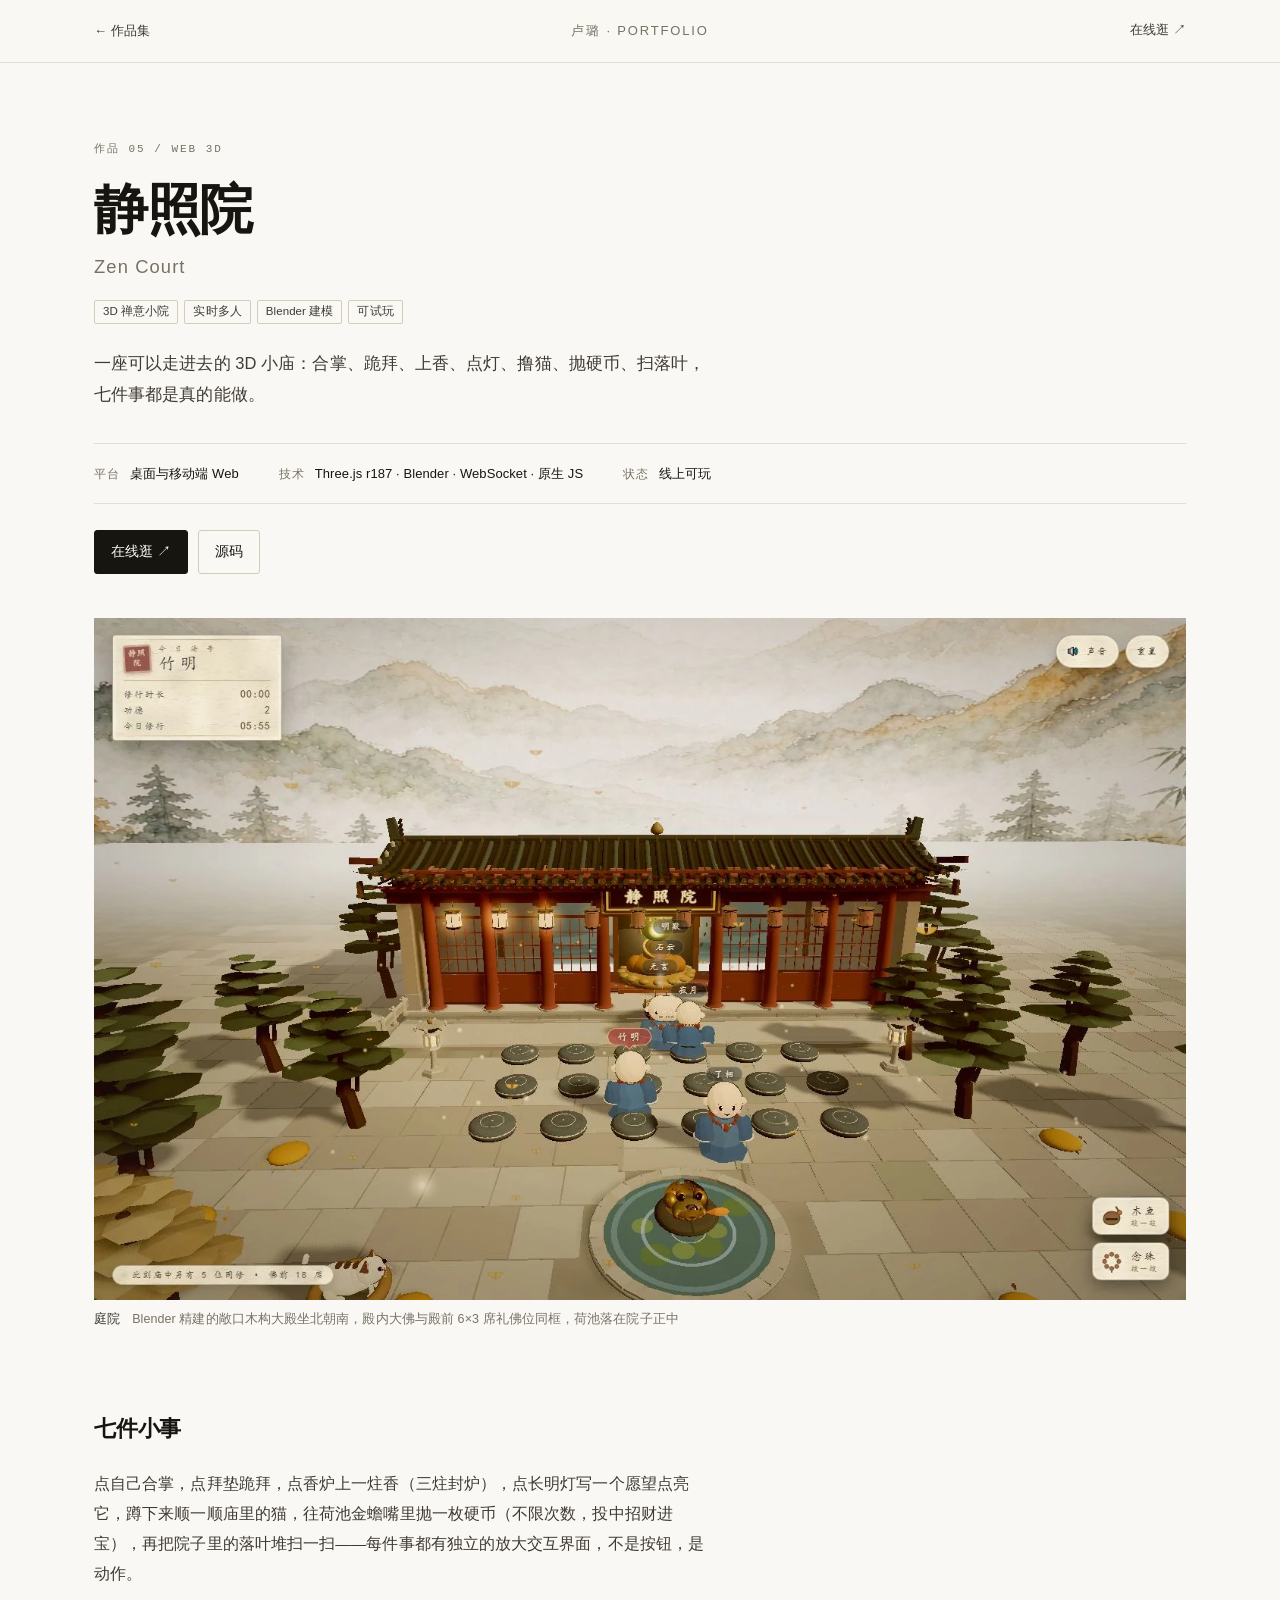
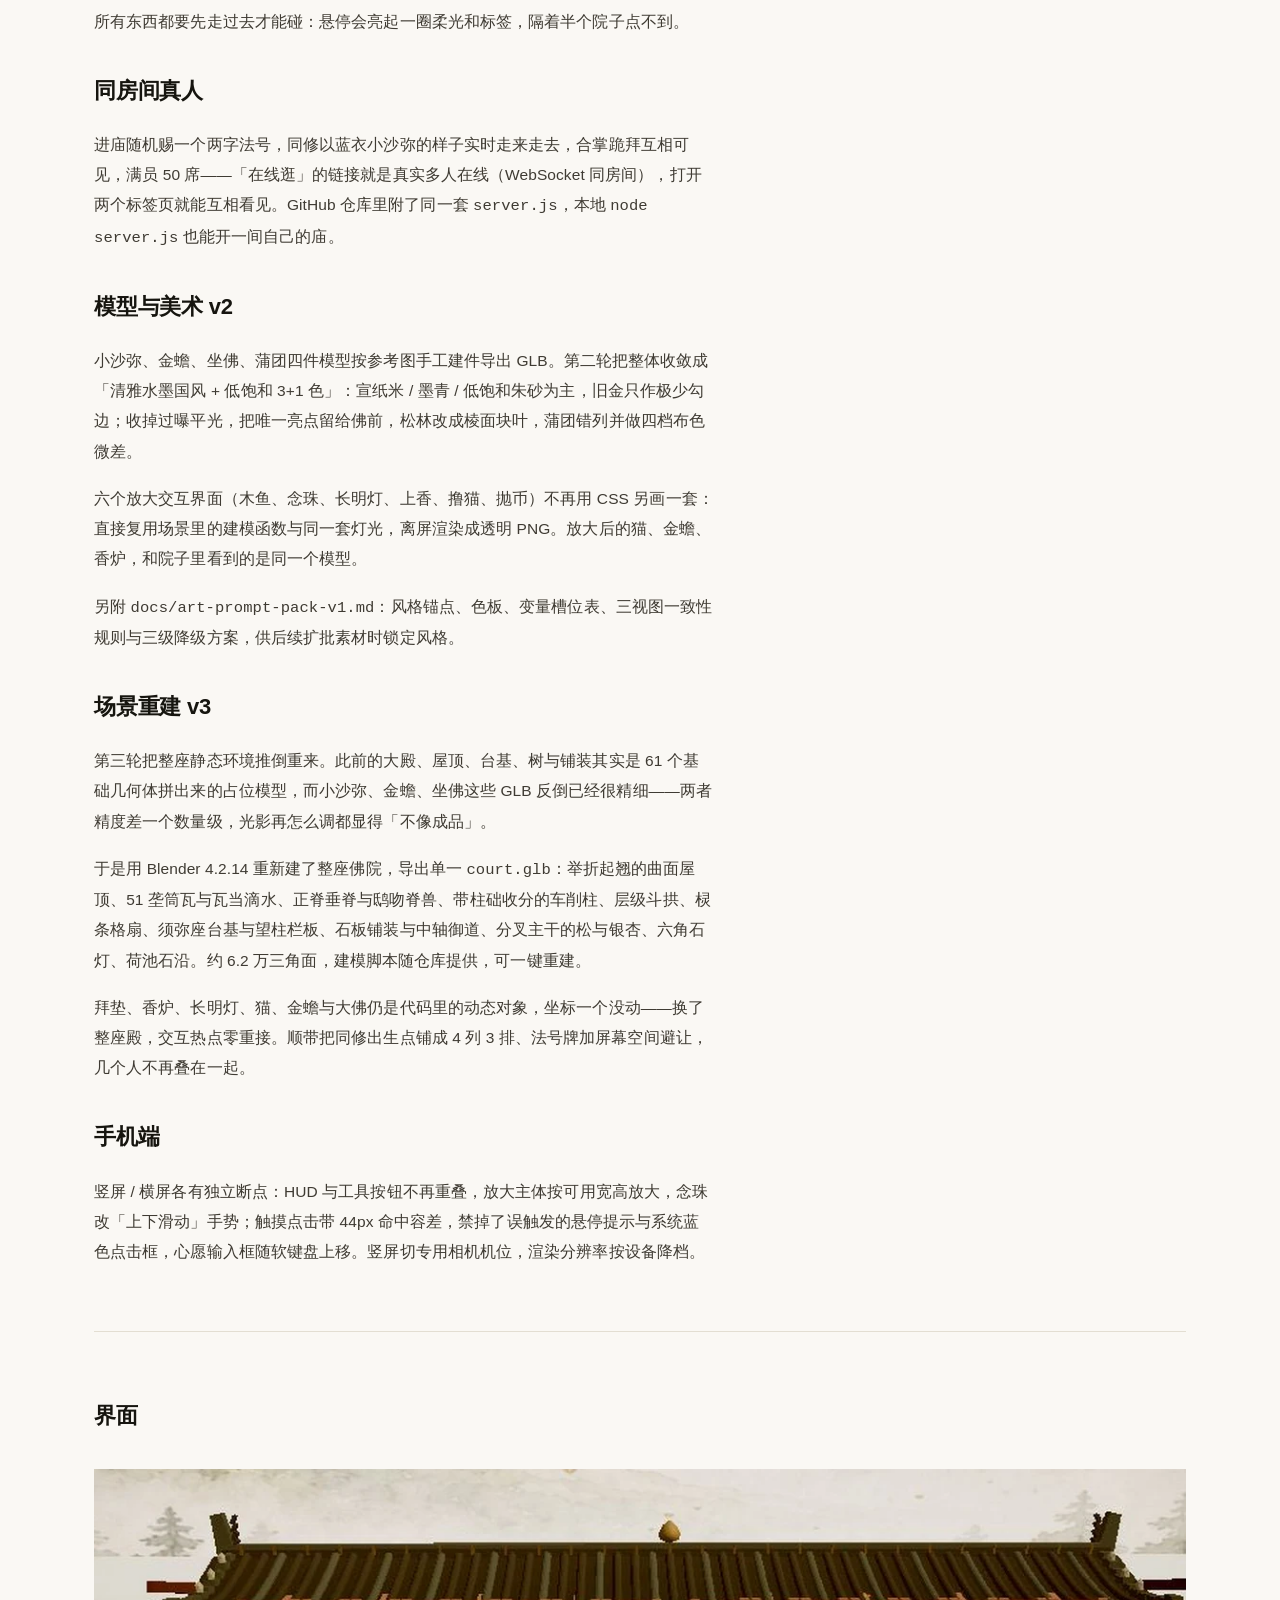
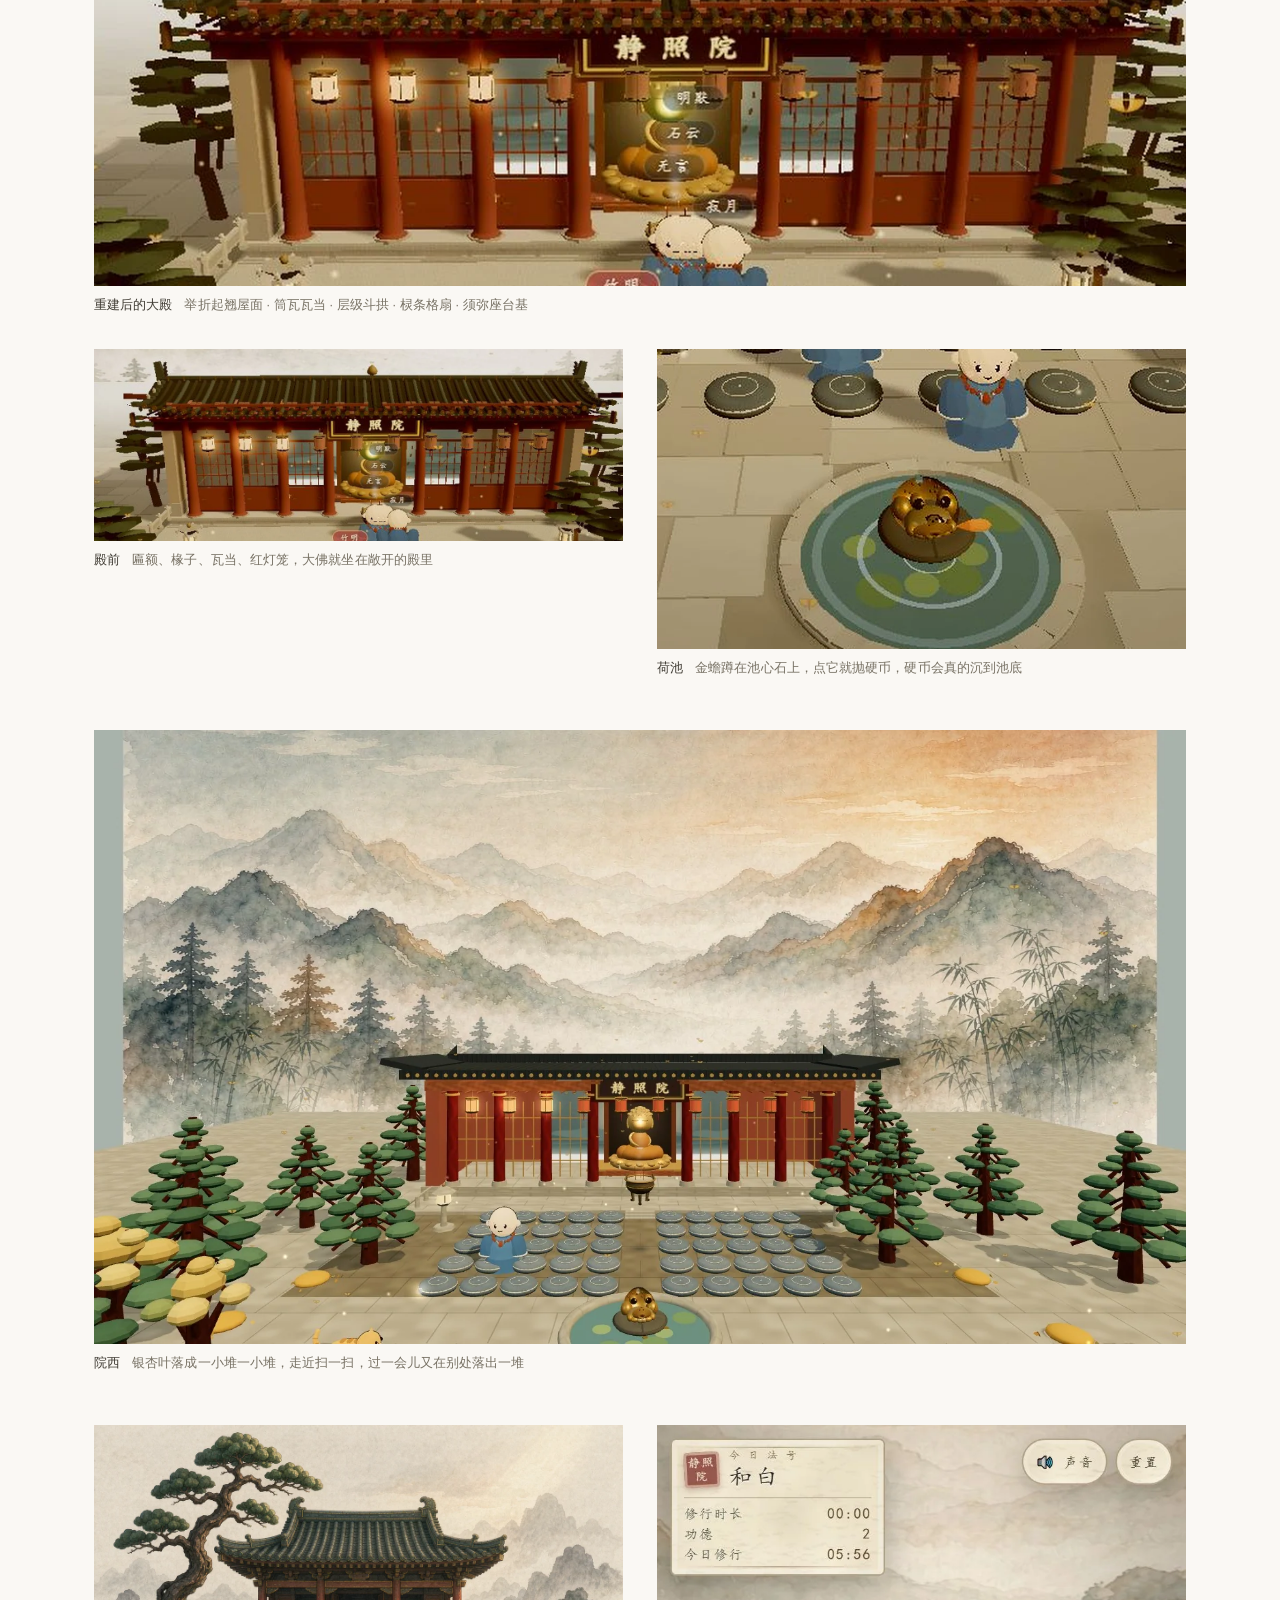
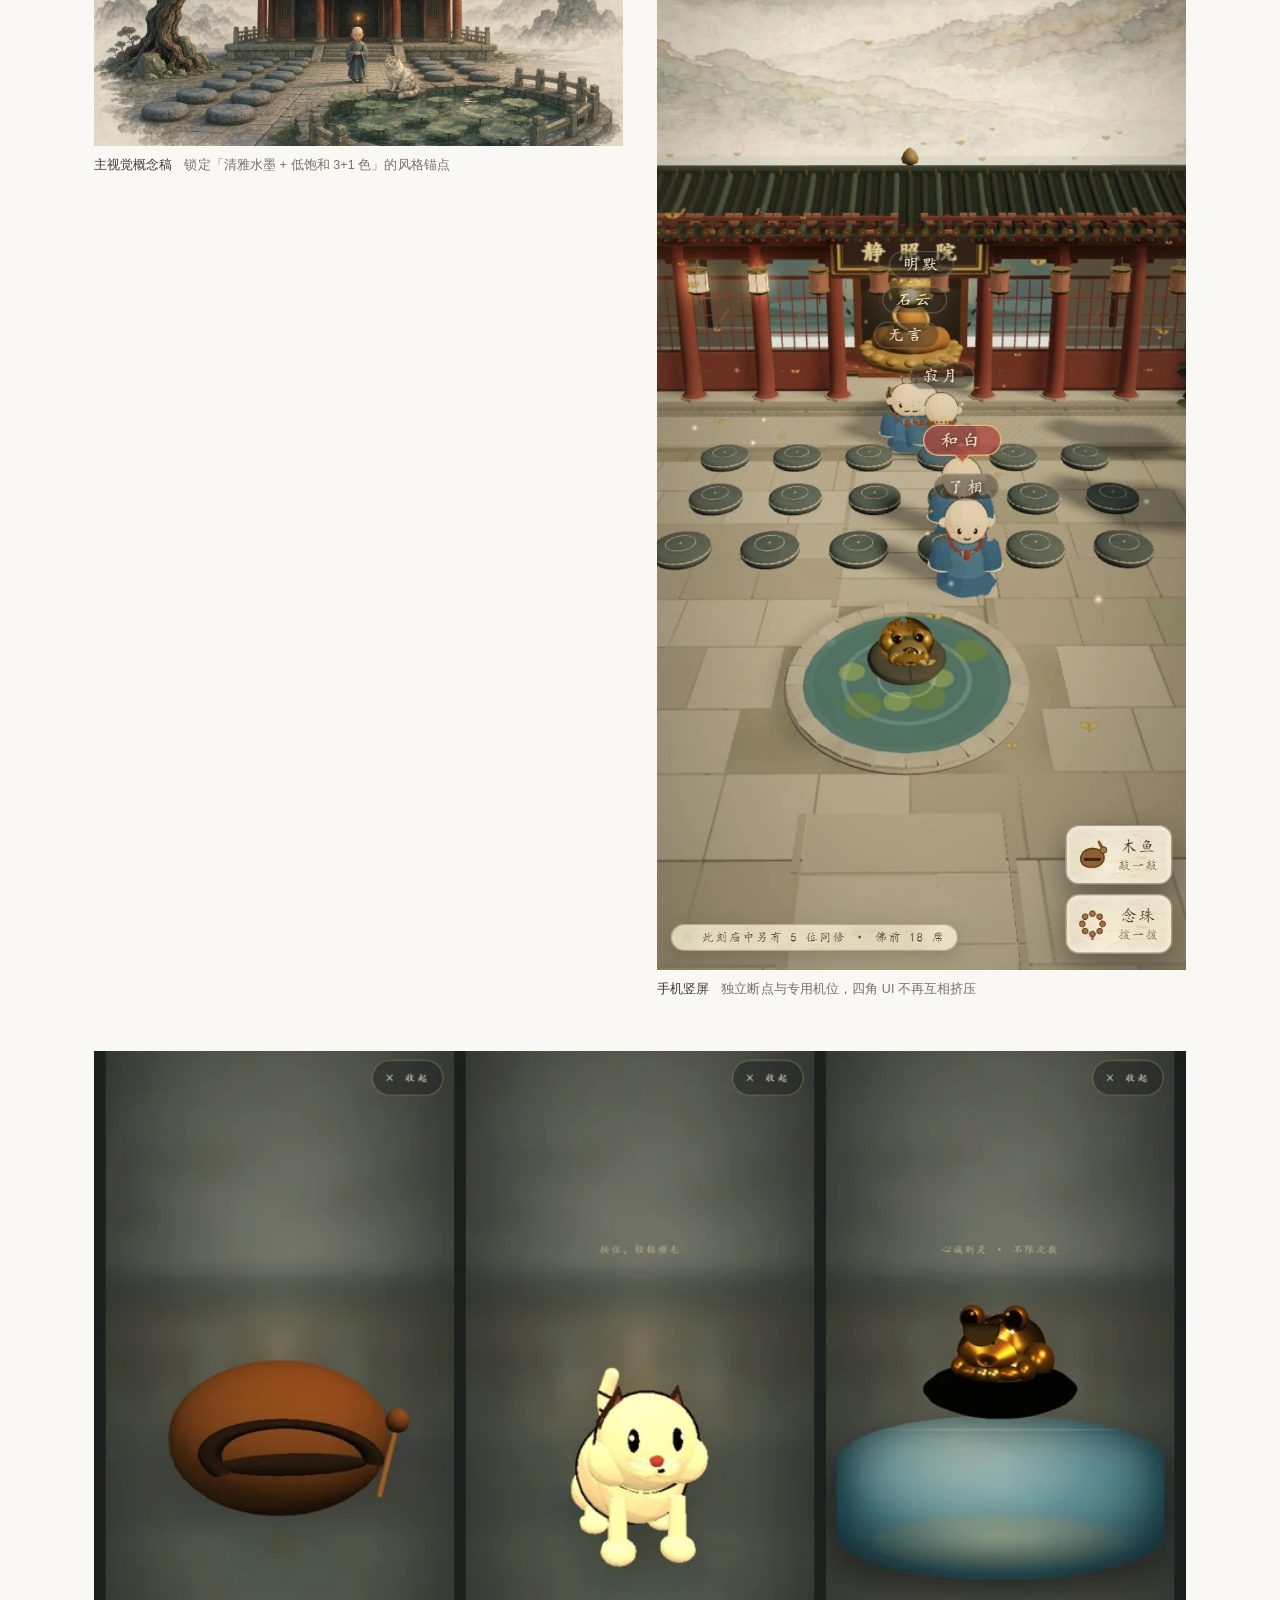
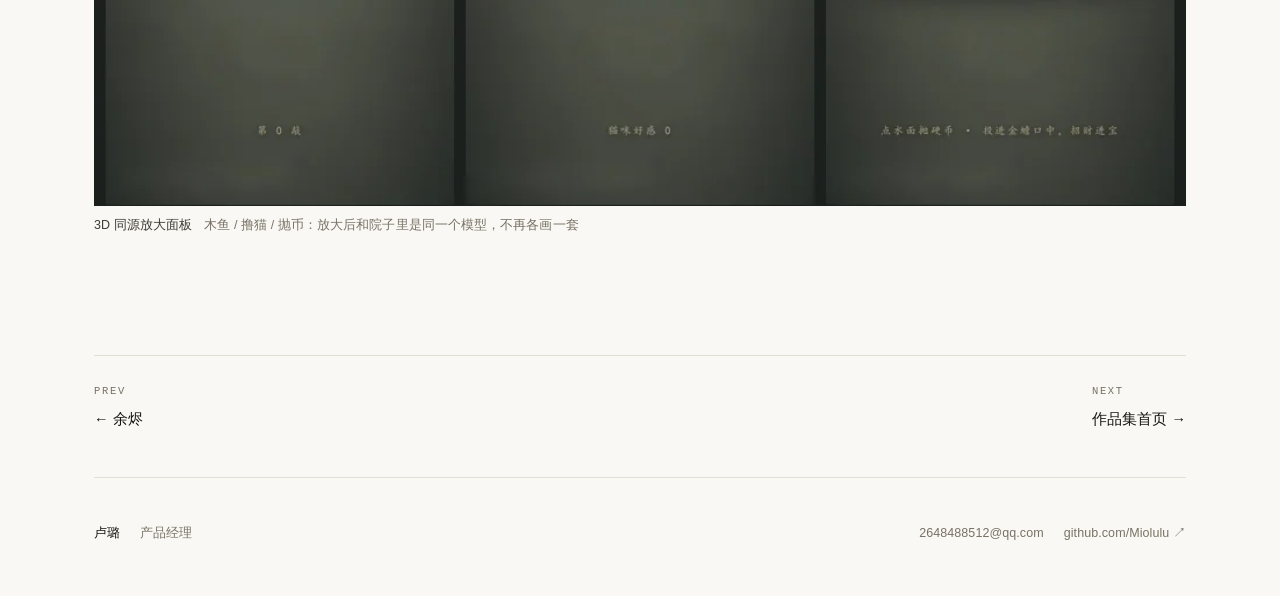
<file: docs/zen/index.html>
<!DOCTYPE html>
<html lang="zh-CN">
<head>
<meta charset="UTF-8">
<meta name="viewport" content="width=device-width, initial-scale=1.0">
<title>静照院 · 卢璐作品集</title>
<meta name="description" content="3D 禅意小院：合掌、跪拜、上香、点灯、撸猫、荷池抛币、扫落叶，同房间真人在线。Three.js + Blender 自建模型 + WebSocket 多人层。">
<link rel="stylesheet" href="../assets/doc.css">
<link rel="icon" href="data:image/svg+xml,%3Csvg xmlns='http://www.w3.org/2000/svg' viewBox='0 0 32 32'%3E%3Crect width='32' height='32' fill='%2316150f'/%3E%3Crect x='9' y='9' width='14' height='2' fill='%23faf8f4'/%3E%3Crect x='9' y='15' width='14' height='2' fill='%23faf8f4'/%3E%3Crect x='9' y='21' width='9' height='2' fill='%23faf8f4'/%3E%3C/svg%3E">
</head>
<body>

<header class="bar">
  <div class="wrap bar__in">
    <a class="bar__back" href="../">← 作品集</a>
    <span class="bar__name">卢璐 · PORTFOLIO</span>
    <nav class="bar__nav">
      <a href="https://zen-court.app.workbuddy.host/?sharecode=W4KP6M27DR" target="_blank" rel="noopener">在线逛 ↗</a>
    </nav>
  </div>
</header>

<main class="wrap">

  <section class="hero">
    <p class="hero__no">作品 05 / WEB 3D</p>
    <h1>静照院<small>Zen Court</small></h1>
    <ul class="tags">
      <li>3D 禅意小院</li><li>实时多人</li><li>Blender 建模</li><li>可试玩</li>
    </ul>
    <p class="hero__sub">一座可以走进去的 3D 小庙：合掌、跪拜、上香、点灯、撸猫、抛硬币、扫落叶，七件事都是真的能做。</p>

    <dl class="spec">
      <div><dt>平台</dt><dd>桌面与移动端 Web</dd></div>
      <div><dt>技术</dt><dd>Three.js r187 · Blender · WebSocket · 原生 JS</dd></div>
      <div><dt>状态</dt><dd>线上可玩</dd></div>
    </dl>

    <div class="cta">
      <a class="btn" href="https://zen-court.app.workbuddy.host/?sharecode=W4KP6M27DR" target="_blank" rel="noopener">在线逛 ↗</a>
      <a class="btn btn--ghost" href="https://github.com/Miolulu/zen-court" target="_blank" rel="noopener">源码</a>
    </div>
  </section>

  <figure class="shot">
    <img src="../assets/hd/zen-yard.webp" alt="静照院庭院全景：敞口木构大殿、殿内金佛、成排拜垫、居中的荷池与金蟾，四周松林环抱" width="1600" height="900">
    <figcaption><b>庭院</b><span>Blender 精建的敞口木构大殿坐北朝南，殿内大佛与殿前 6×3 席礼佛位同框，荷池落在院子正中</span></figcaption>
  </figure>

  <section class="sec body">
    <h2>七件小事</h2>
    <p>点自己合掌，点拜垫跪拜，点香炉上一炷香（三炷封炉），点长明灯写一个愿望点亮它，蹲下来顺一顺庙里的猫，往荷池金蟾嘴里抛一枚硬币（不限次数，投中招财进宝），再把院子里的落叶堆扫一扫——每件事都有独立的放大交互界面，不是按钮，是动作。</p>
    <p>所有东西都要先走过去才能碰：悬停会亮起一圈柔光和标签，隔着半个院子点不到。</p>

    <h2 style="margin-top:34px">同房间真人</h2>
    <p>进庙随机赐一个两字法号，同修以蓝衣小沙弥的样子实时走来走去，合掌跪拜互相可见，满员 50 席——「在线逛」的链接就是真实多人在线（WebSocket 同房间），打开两个标签页就能互相看见。GitHub 仓库里附了同一套 <code>server.js</code>，本地 <code>node server.js</code> 也能开一间自己的庙。</p>

    <h2 style="margin-top:34px">模型与美术 v2</h2>
    <p>小沙弥、金蟾、坐佛、蒲团四件模型按参考图手工建件导出 GLB。第二轮把整体收敛成「清雅水墨国风 + 低饱和 3+1 色」：宣纸米 / 墨青 / 低饱和朱砂为主，旧金只作极少勾边；收掉过曝平光，把唯一亮点留给佛前，松林改成棱面块叶，蒲团错列并做四档布色微差。</p>
    <p>六个放大交互界面（木鱼、念珠、长明灯、上香、撸猫、抛币）不再用 CSS 另画一套：直接复用场景里的建模函数与同一套灯光，离屏渲染成透明 PNG。放大后的猫、金蟾、香炉，和院子里看到的是同一个模型。</p>
    <p>另附 <code>docs/art-prompt-pack-v1.md</code>：风格锚点、色板、变量槽位表、三视图一致性规则与三级降级方案，供后续扩批素材时锁定风格。</p>

    <h2 style="margin-top:34px">场景重建 v3</h2>
    <p>第三轮把整座静态环境推倒重来。此前的大殿、屋顶、台基、树与铺装其实是 61 个基础几何体拼出来的占位模型，而小沙弥、金蟾、坐佛这些 GLB 反倒已经很精细——两者精度差一个数量级，光影再怎么调都显得「不像成品」。</p>
    <p>于是用 Blender 4.2.14 重新建了整座佛院，导出单一 <code>court.glb</code>：举折起翘的曲面屋顶、51 垄筒瓦与瓦当滴水、正脊垂脊与鸱吻脊兽、带柱础收分的车削柱、层级斗拱、棂条格扇、须弥座台基与望柱栏板、石板铺装与中轴御道、分叉主干的松与银杏、六角石灯、荷池石沿。约 6.2 万三角面，建模脚本随仓库提供，可一键重建。</p>
    <p>拜垫、香炉、长明灯、猫、金蟾与大佛仍是代码里的动态对象，坐标一个没动——换了整座殿，交互热点零重接。顺带把同修出生点铺成 4 列 3 排、法号牌加屏幕空间避让，几个人不再叠在一起。</p>

    <h2 style="margin-top:34px">手机端</h2>
    <p>竖屏 / 横屏各有独立断点：HUD 与工具按钮不再重叠，放大主体按可用宽高放大，念珠改「上下滑动」手势；触摸点击带 44px 命中容差，禁掉了误触发的悬停提示与系统蓝色点击框，心愿输入框随软键盘上移。竖屏切专用相机机位，渲染分辨率按设备降档。</p>
  </section>

  <section class="sec sec--line">
    <h2>界面</h2>
    <div class="gal">
      <div class="gal gal--one" style="margin-top:0">
        <figure>
          <img src="../assets/hd/zen-hall-v3.webp" alt="Blender 重建后的大殿：举折曲面瓦顶、鸱吻、斗拱、棂条格扇、须弥座台基" width="1146" height="437" loading="lazy">
          <figcaption><b>重建后的大殿</b><span>举折起翘屋面 · 筒瓦瓦当 · 层级斗拱 · 棂条格扇 · 须弥座台基</span></figcaption>
        </figure>
      </div>
      <div class="gal gal--two" style="margin-top:0">
        <figure>
          <img src="../assets/hd/zen-hall.webp" alt="殿前视角：大殿匾额「静照院」，檐下红灯笼一排，殿内金佛结跏趺坐" width="1600" height="900" loading="lazy">
          <figcaption><b>殿前</b><span>匾额、椽子、瓦当、红灯笼，大佛就坐在敞开的殿里</span></figcaption>
        </figure>
        <figure>
          <img src="../assets/hd/zen-pond.webp" alt="荷池特写：金蟾蹲在池心石上，口衔铜钱，小沙弥站在东岸" width="1600" height="900" loading="lazy">
          <figcaption><b>荷池</b><span>金蟾蹲在池心石上，点它就抛硬币，硬币会真的沉到池底</span></figcaption>
        </figure>
      </div>
      <div class="gal gal--one" style="margin-top:18px">
        <figure>
          <img src="../assets/hd/zen-west.webp" alt="院子西侧：银杏与松树之间落着金黄的叶子堆，猫窝在树下" width="1600" height="900" loading="lazy">
          <figcaption><b>院西</b><span>银杏叶落成一小堆一小堆，走近扫一扫，过一会儿又在别处落出一堆</span></figcaption>
        </figure>
      </div>
      <div class="gal gal--two" style="margin-top:18px">
        <figure>
          <img src="../assets/hd/zen-concept.webp" alt="主视觉概念稿：清雅水墨国风的小院，淡墨远山、歪干松、敞口佛殿与荷池" width="1200" height="728" loading="lazy">
          <figcaption><b>主视觉概念稿</b><span>锁定「清雅水墨 + 低饱和 3+1 色」的风格锚点</span></figcaption>
        </figure>
        <figure>
          <img src="../assets/hd/zen-mobile.webp" alt="手机竖屏：HUD 与工具按钮错开，大殿、拜垫、荷池完整入画" width="780" height="1688" loading="lazy">
          <figcaption><b>手机竖屏</b><span>独立断点与专用机位，四角 UI 不再互相挤压</span></figcaption>
        </figure>
      </div>
      <div class="gal gal--one" style="margin-top:18px">
        <figure>
          <img src="../assets/hd/zen-sprites.webp" alt="三个放大面板：木鱼、撸猫、抛币，主体均为 3D 同源渲染图" width="940" height="650" loading="lazy">
          <figcaption><b>3D 同源放大面板</b><span>木鱼 / 撸猫 / 抛币：放大后和院子里是同一个模型，不再各画一套</span></figcaption>
        </figure>
      </div>
    </div>
  </section>

  <nav class="pager">
    <a href="../ember/"><small>PREV</small><b>← 余烬</b></a>
    <a href="../"><small>NEXT</small><b>作品集首页 →</b></a>
  </nav>

  <footer class="foot">
    <b>卢璐</b><span>产品经理</span>
    <span class="sp"></span>
    <a href="mailto:2648488512@qq.com">2648488512@qq.com</a>
    <a href="https://github.com/Miolulu" target="_blank" rel="noopener">github.com/Miolulu ↗</a>
  </footer>

</main>
</body>
</html>
</file>
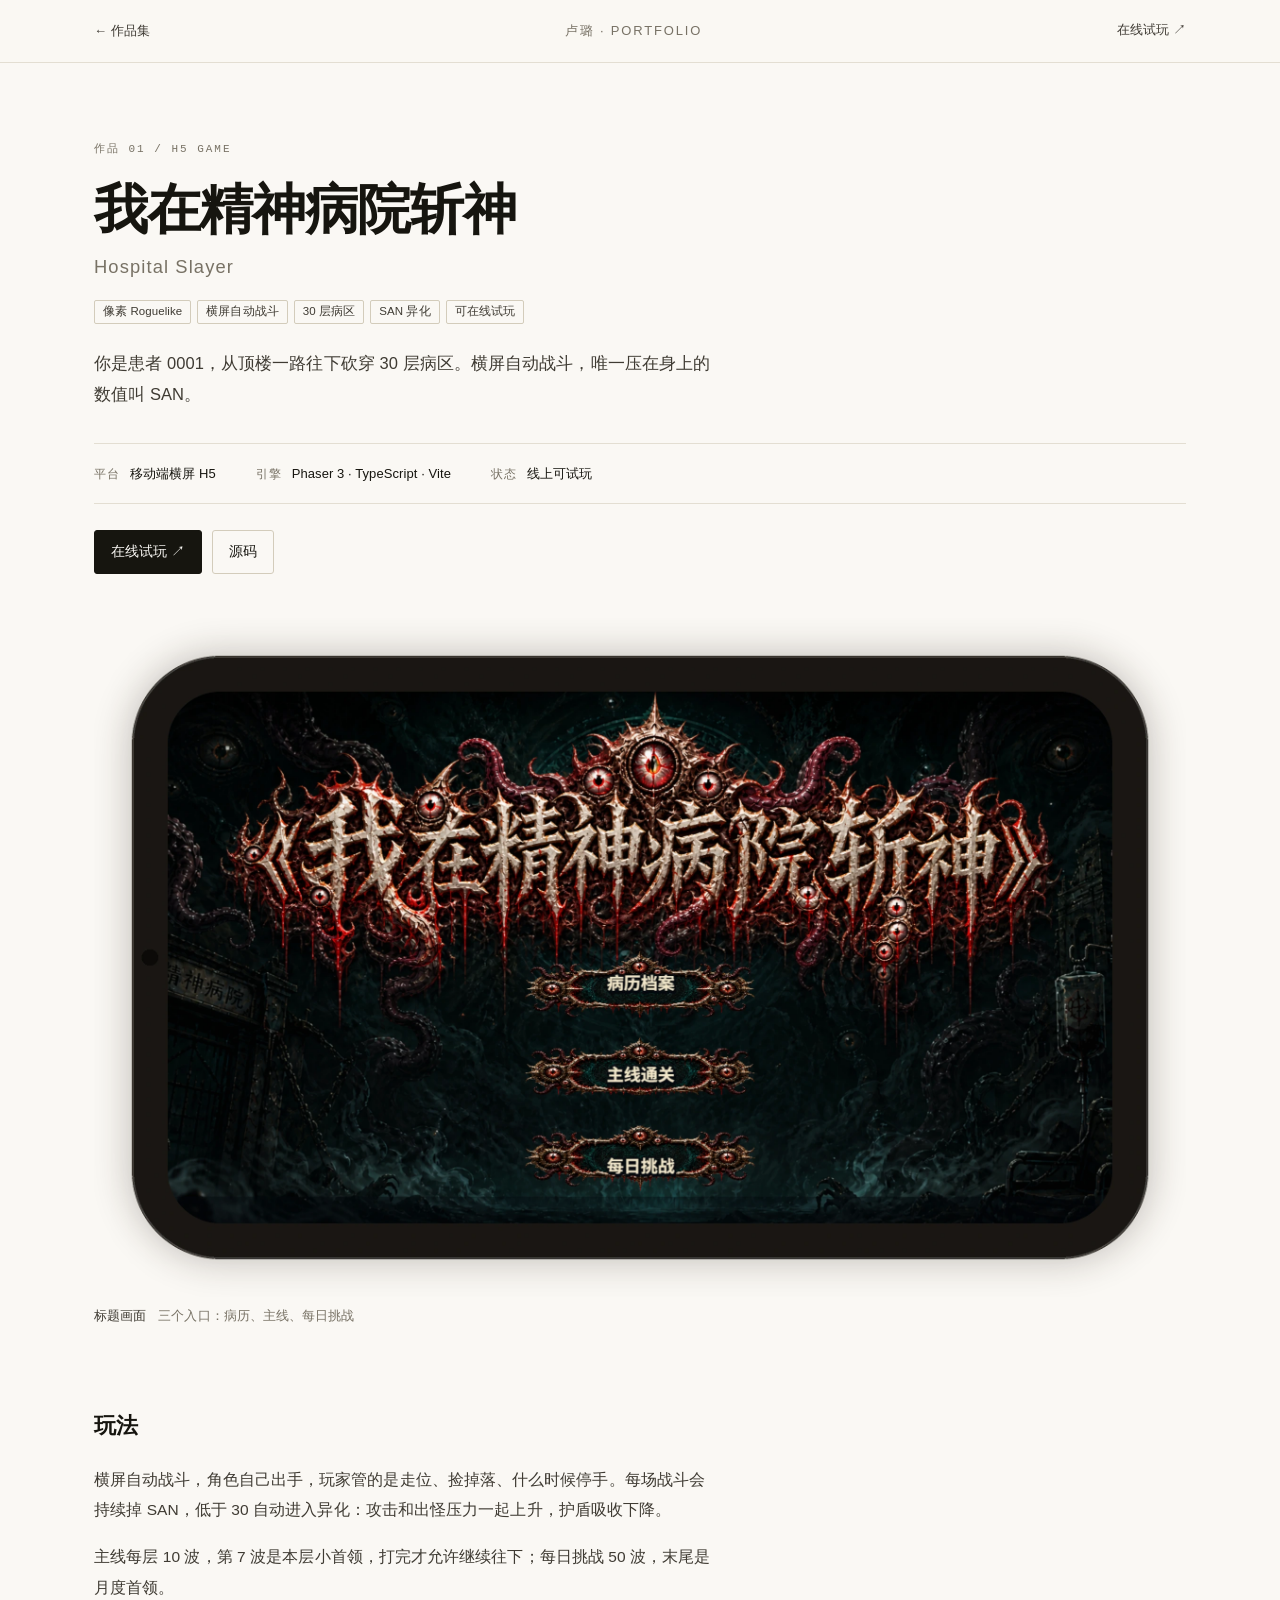
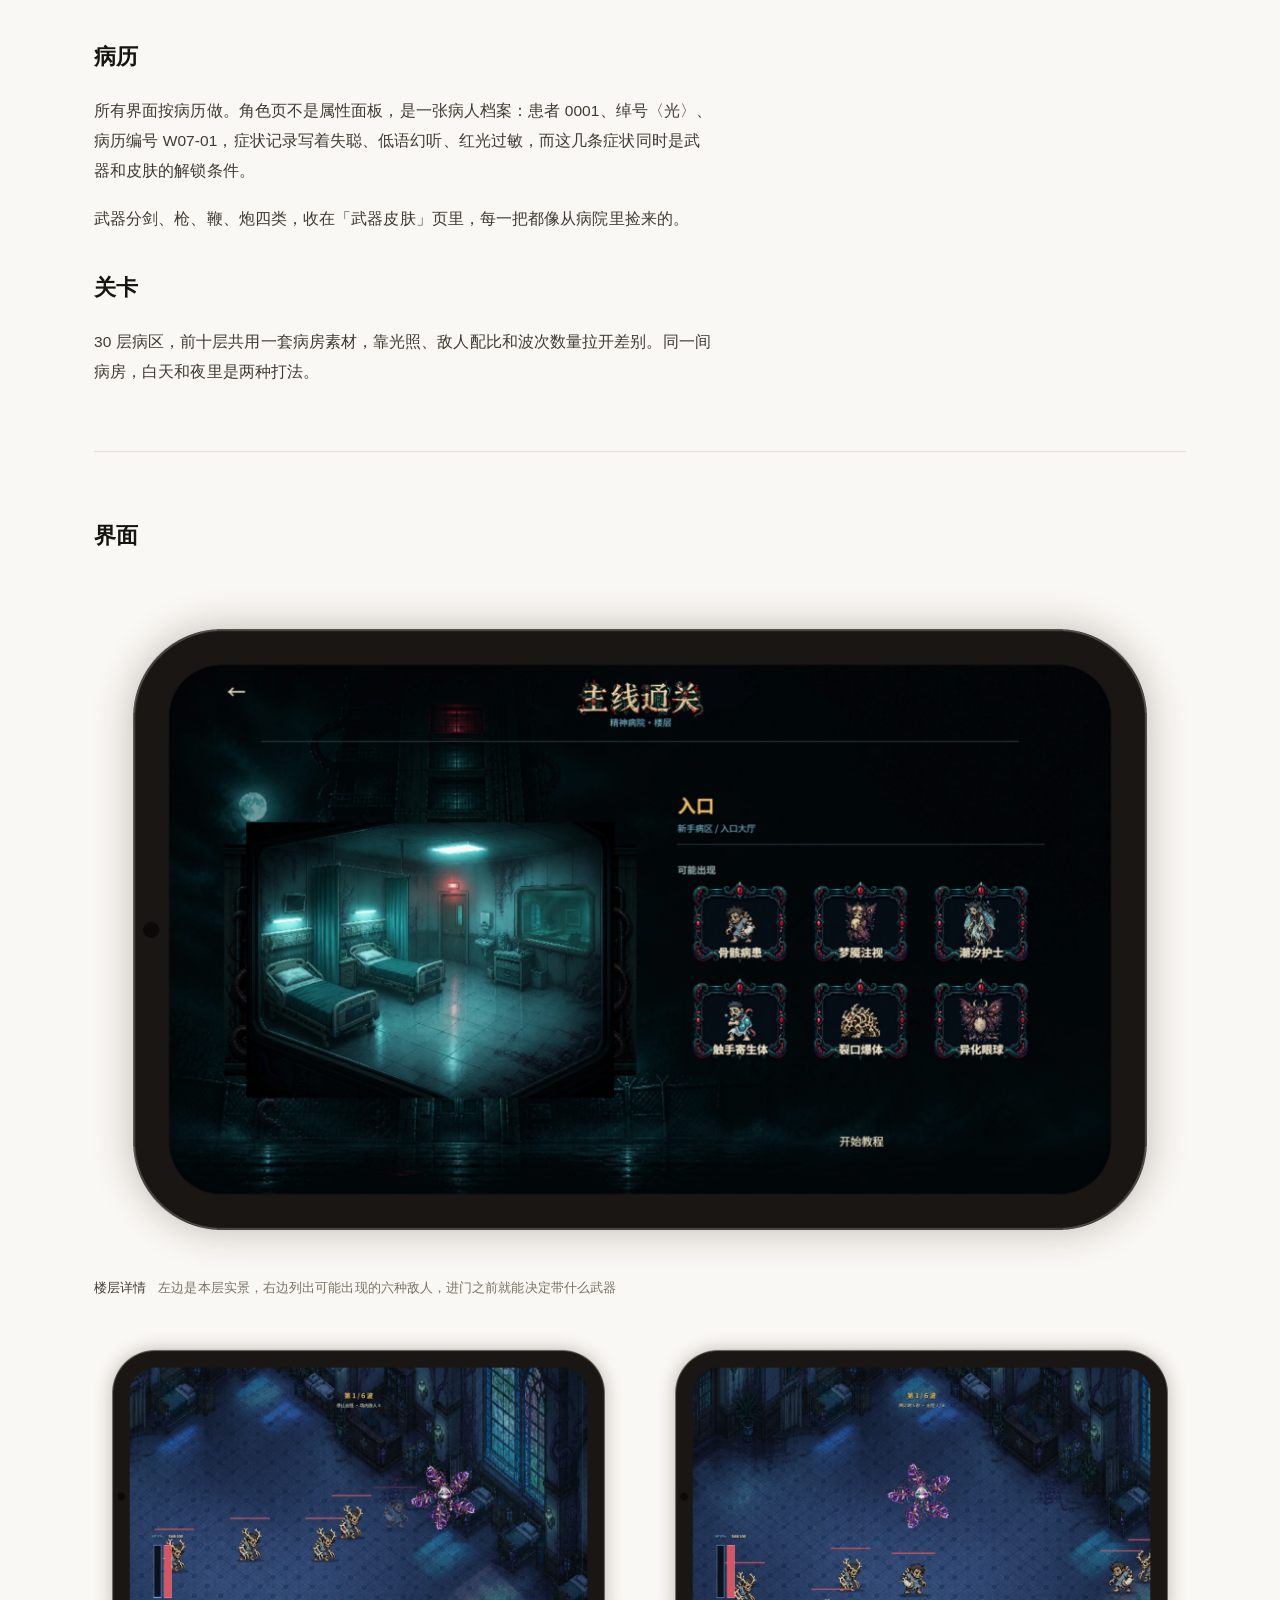
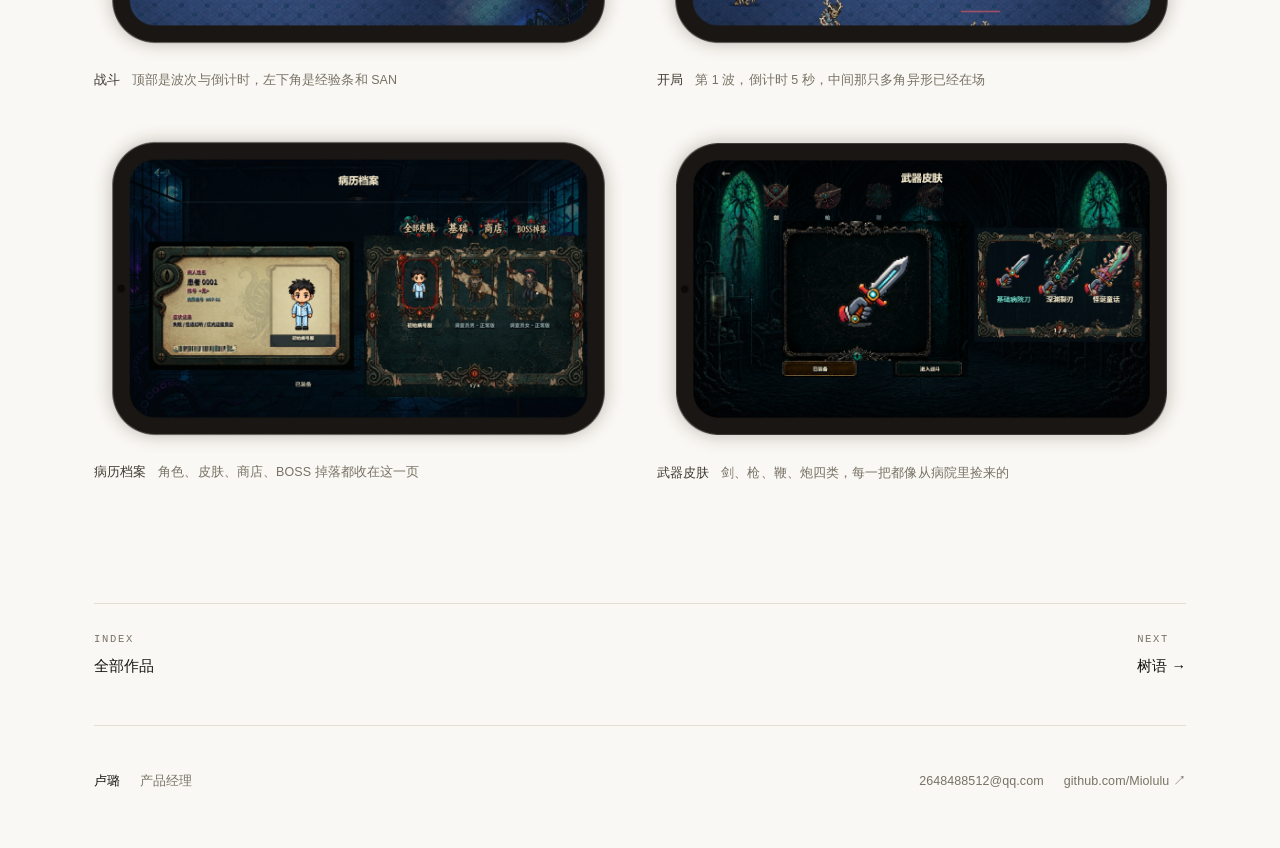
<file: docs/zhanshen/index.html>
<!DOCTYPE html>
<html lang="zh-CN">
<head>
<meta charset="UTF-8">
<meta name="viewport" content="width=device-width, initial-scale=1.0">
<title>我在精神病院斩神 · 卢璐作品集</title>
<meta name="description" content="克苏鲁式像素 Roguelike：横屏自动战斗、30 层病区、SAN 低于 30 自动异化，界面全部做成病历。">
<link rel="stylesheet" href="../assets/doc.css">
<link rel="icon" href="data:image/svg+xml,%3Csvg xmlns='http://www.w3.org/2000/svg' viewBox='0 0 32 32'%3E%3Crect width='32' height='32' fill='%2316150f'/%3E%3Crect x='9' y='9' width='14' height='2' fill='%23faf8f4'/%3E%3Crect x='9' y='15' width='14' height='2' fill='%23faf8f4'/%3E%3Crect x='9' y='21' width='9' height='2' fill='%23faf8f4'/%3E%3C/svg%3E">
</head>
<body>

<header class="bar">
  <div class="wrap bar__in">
    <a class="bar__back" href="../">← 作品集</a>
    <span class="bar__name">卢璐 · PORTFOLIO</span>
    <nav class="bar__nav">
      <a href="https://miolulu.github.io/hospital-slayer-game/play/" target="_blank" rel="noopener">在线试玩 ↗</a>
    </nav>
  </div>
</header>

<main class="wrap">

  <section class="hero">
    <p class="hero__no">作品 01 / H5 GAME</p>
    <h1>我在精神病院斩神<small>Hospital Slayer</small></h1>
    <ul class="tags">
      <li>像素 Roguelike</li><li>横屏自动战斗</li><li>30 层病区</li><li>SAN 异化</li><li>可在线试玩</li>
    </ul>
    <p class="hero__sub">你是患者 0001，从顶楼一路往下砍穿 30 层病区。横屏自动战斗，唯一压在身上的数值叫 SAN。</p>

    <dl class="spec">
      <div><dt>平台</dt><dd>移动端横屏 H5</dd></div>
      <div><dt>引擎</dt><dd>Phaser 3 · TypeScript · Vite</dd></div>
      <div><dt>状态</dt><dd>线上可试玩</dd></div>
    </dl>

    <div class="cta">
      <a class="btn" href="https://miolulu.github.io/hospital-slayer-game/play/" target="_blank" rel="noopener">在线试玩 ↗</a>
      <a class="btn btn--ghost" href="https://github.com/Miolulu/hospital-slayer-game" target="_blank" rel="noopener">源码</a>
    </div>
  </section>

  <figure class="shot">
    <img src="../assets/hd/zhanshen-title.webp" alt="标题画面：暗绿色的病院大门，三个入口" width="2312" height="1437">
    <figcaption><b>标题画面</b><span>三个入口：病历、主线、每日挑战</span></figcaption>
  </figure>

  <section class="sec body">
    <h2>玩法</h2>
    <p>横屏自动战斗，角色自己出手，玩家管的是走位、捡掉落、什么时候停手。每场战斗会持续掉 SAN，低于 30 自动进入异化：攻击和出怪压力一起上升，护盾吸收下降。</p>
    <p>主线每层 10 波，第 7 波是本层小首领，打完才允许继续往下；每日挑战 50 波，末尾是月度首领。</p>

    <h2 style="margin-top:34px">病历</h2>
    <p>所有界面按病历做。角色页不是属性面板，是一张病人档案：患者 0001、绰号〈光〉、病历编号 W07-01，症状记录写着失聪、低语幻听、红光过敏，而这几条症状同时是武器和皮肤的解锁条件。</p>
    <p>武器分剑、枪、鞭、炮四类，收在「武器皮肤」页里，每一把都像从病院里捡来的。</p>

    <h2 style="margin-top:34px">关卡</h2>
    <p>30 层病区，前十层共用一套病房素材，靠光照、敌人配比和波次数量拉开差别。同一间病房，白天和夜里是两种打法。</p>
  </section>

  <section class="sec sec--line">
    <h2>界面</h2>
    <div class="gal">
      <figure>
        <img src="../assets/hd/zhanshen-floor.webp" alt="楼层详情页：左侧病房插画，右侧「可能出现」的六种敌人" width="2226" height="1386" loading="lazy">
        <figcaption><b>楼层详情</b><span>左边是本层实景，右边列出可能出现的六种敌人，进门之前就能决定带什么武器</span></figcaption>
      </figure>
      <div class="gal gal--two" style="margin-top:0">
        <figure>
          <img src="../assets/hd/zhanshen-fight.webp" alt="战斗中：角色被鹿角病人包围，顶部显示波次" width="2312" height="1437" loading="lazy">
          <figcaption><b>战斗</b><span>顶部是波次与倒计时，左下角是经验条和 SAN</span></figcaption>
        </figure>
        <figure>
          <img src="../assets/hd/zhanshen-enter.webp" alt="进入病区：屏幕中央一只多角异形，四周是围上来的病人" width="2312" height="1437" loading="lazy">
          <figcaption><b>开局</b><span>第 1 波，倒计时 5 秒，中间那只多角异形已经在场</span></figcaption>
        </figure>
      </div>
      <div class="gal gal--two" style="margin-top:0">
        <figure>
          <img src="../assets/hd/zhanshen-archive.webp" alt="病历档案：病人姓名、编号、症状记录" width="2312" height="1437" loading="lazy">
          <figcaption><b>病历档案</b><span>角色、皮肤、商店、BOSS 掉落都收在这一页</span></figcaption>
        </figure>
        <figure>
          <img src="../assets/hd/zhanshen-weapon.webp" alt="武器页：剑、枪、鞭、炮四类皮肤" width="2226" height="1386" loading="lazy">
          <figcaption><b>武器皮肤</b><span>剑、枪、鞭、炮四类，每一把都像从病院里捡来的</span></figcaption>
        </figure>
      </div>
    </div>
  </section>

  <nav class="pager">
    <a href="../"><small>INDEX</small><b>全部作品</b></a>
    <a href="../tree/"><small>NEXT</small><b>树语 →</b></a>
  </nav>

  <footer class="foot">
    <b>卢璐</b><span>产品经理</span>
    <span class="sp"></span>
    <a href="mailto:2648488512@qq.com">2648488512@qq.com</a>
    <a href="https://github.com/Miolulu" target="_blank" rel="noopener">github.com/Miolulu ↗</a>
  </footer>

</main>
</body>
</html>
</file>
<file: docs/assets/doc.css>
/* ===========================================================
   作品详情页 · 与首页共用一套版式
   浅底、细线、大图；正文只描述作品本身
   =========================================================== */

:root{
  --bg:#faf8f4;
  --ink:#16150f;
  --ink-2:#3f3b33;
  --muted:#787265;
  --line:#e3ded2;
  --line-2:#d3ccbb;
  --accent:#a8402a;
  --sans:-apple-system,BlinkMacSystemFont,"PingFang SC","Hiragino Sans GB","Microsoft YaHei","Segoe UI",sans-serif;
  --mono:ui-monospace,SFMono-Regular,Menlo,Consolas,"Liberation Mono",monospace;
}

*{box-sizing:border-box}
html{-webkit-text-size-adjust:100%;scroll-behavior:smooth}
body{margin:0;background:var(--bg);color:var(--ink);font-family:var(--sans);
  font-size:16px;line-height:1.78;letter-spacing:.005em;-webkit-font-smoothing:antialiased}
img{display:block;max-width:100%}
a{color:inherit;text-decoration:none}
::selection{background:rgba(168,64,42,.16)}
:focus-visible{outline:2px solid var(--accent);outline-offset:4px}

.wrap{max-width:1180px;margin:0 auto;padding:0 clamp(20px,4vw,44px)}

/* 顶栏 */
.bar{position:sticky;top:0;z-index:10;background:rgba(250,248,244,.92);
  backdrop-filter:saturate(150%) blur(8px);border-bottom:1px solid var(--line)}
.bar__in{display:flex;align-items:center;justify-content:space-between;height:62px;gap:20px}
.bar__back{font-size:13px;color:var(--ink-2);display:inline-flex;align-items:center;gap:6px}
.bar__back:hover{color:var(--accent)}
.bar__name{font-size:13px;color:var(--muted);letter-spacing:.14em}
.bar__nav{display:flex;gap:18px;font-size:13px;color:var(--ink-2)}
.bar__nav a{border-bottom:1px solid transparent;padding-bottom:1px;transition:border-color .2s,color .2s}
.bar__nav a:hover{color:var(--accent);border-color:var(--accent)}

/* 开头 */
.hero{padding:clamp(40px,6vw,78px) 0 clamp(28px,3.4vw,44px)}
.hero__no{font-family:var(--mono);font-size:11px;letter-spacing:.18em;color:var(--muted);margin:0 0 18px}
h1{margin:0;font-size:clamp(32px,5vw,54px);line-height:1.2;font-weight:600;letter-spacing:-.025em}
h1 small{display:block;font-size:.34em;font-weight:400;letter-spacing:.06em;color:var(--muted);margin-top:14px}

.tags{display:flex;flex-wrap:wrap;gap:6px;margin:22px 0 0;padding:0;list-style:none}
.tags li{font-size:11.5px;line-height:1;color:var(--ink-2);border:1px solid var(--line-2);
  border-radius:2px;padding:5px 8px;white-space:nowrap}

.hero__sub{margin:24px 0 0;max-width:38em;font-size:16.5px;line-height:1.92;color:var(--ink-2)}

.spec{display:flex;flex-wrap:wrap;gap:10px 40px;margin:32px 0 0;padding:18px 0;
  border-top:1px solid var(--line);border-bottom:1px solid var(--line);font-size:13px}
.spec div{display:flex;gap:10px;align-items:baseline}
.spec dt{color:var(--muted);font-size:12px;letter-spacing:.08em}
.spec dd{margin:0;color:var(--ink)}

.cta{display:flex;flex-wrap:wrap;gap:10px;margin:26px 0 0}
.btn{display:inline-flex;align-items:center;gap:6px;font-size:13.5px;padding:9px 16px;
  background:var(--ink);color:var(--bg);border:1px solid var(--ink);border-radius:3px;transition:opacity .2s}
.btn:hover{opacity:.82}
.btn--ghost{background:transparent;color:var(--ink);border-color:var(--line-2)}
.btn--ghost:hover{border-color:var(--ink);opacity:1}

/* 图 */
figure{margin:0}
.shot{margin:0 0 clamp(10px,1.4vw,16px)}
.shot img,.gal img{width:100%;height:auto}
figcaption{display:flex;flex-wrap:wrap;gap:4px 12px;margin-top:9px;font-size:12.5px;color:var(--muted);line-height:1.6}
figcaption b{font-weight:500;color:var(--ink-2)}

.gal{display:grid;gap:clamp(20px,3vw,34px);margin-top:clamp(20px,3vw,34px)}
.gal--two{grid-template-columns:1fr 1fr}

/* 竖屏截图排一行 */
.phones{display:flex;flex-wrap:wrap;align-items:flex-start;justify-content:flex-start;
  gap:clamp(18px,3.4vw,44px);margin:0 0 clamp(24px,3vw,36px)}
.phones figure{margin:0}
.phones img{height:auto;width:100%}
.phones .narrow{flex:0 0 clamp(200px,20vw,250px)}
.phones .wide{flex:1 1 320px;min-width:280px}
.phones figcaption{display:block;margin-top:8px;font-size:12px;color:var(--muted);line-height:1.55}

/* 文字段 */
.body p{margin:0 0 1.1em;max-width:40em;color:var(--ink-2);font-size:15.5px;line-height:1.95}
.body p:last-child{margin-bottom:0}
.sec{padding:clamp(40px,5vw,64px) 0}
.sec--line{border-top:1px solid var(--line)}
h2{font-size:clamp(18px,2vw,22px);font-weight:600;letter-spacing:-.01em;margin:0 0 20px}

/* 翻页 */
.pager{display:flex;flex-wrap:wrap;gap:14px;justify-content:space-between;
  border-top:1px solid var(--line);padding:26px 0 0;margin-top:clamp(30px,5vw,56px)}
.pager a{display:block}
.pager small{display:block;font-family:var(--mono);font-size:10.5px;letter-spacing:.16em;color:var(--muted);margin-bottom:4px}
.pager b{font-weight:500;font-size:14.5px}
.pager a:hover b{color:var(--accent)}

.foot{display:flex;flex-wrap:wrap;gap:8px 20px;align-items:baseline;
  font-size:12.5px;color:var(--muted);padding:44px 0 56px;border-top:1px solid var(--line);margin-top:44px}
.foot b{font-weight:500;color:var(--ink)}
.foot .sp{flex:1;min-width:20px}

@media (max-width:820px){
  .gal--two{grid-template-columns:1fr}
  .bar__name{display:none}
  .spec{gap:8px 24px}
}
@media (prefers-reduced-motion:reduce){html{scroll-behavior:auto}}
</file>
